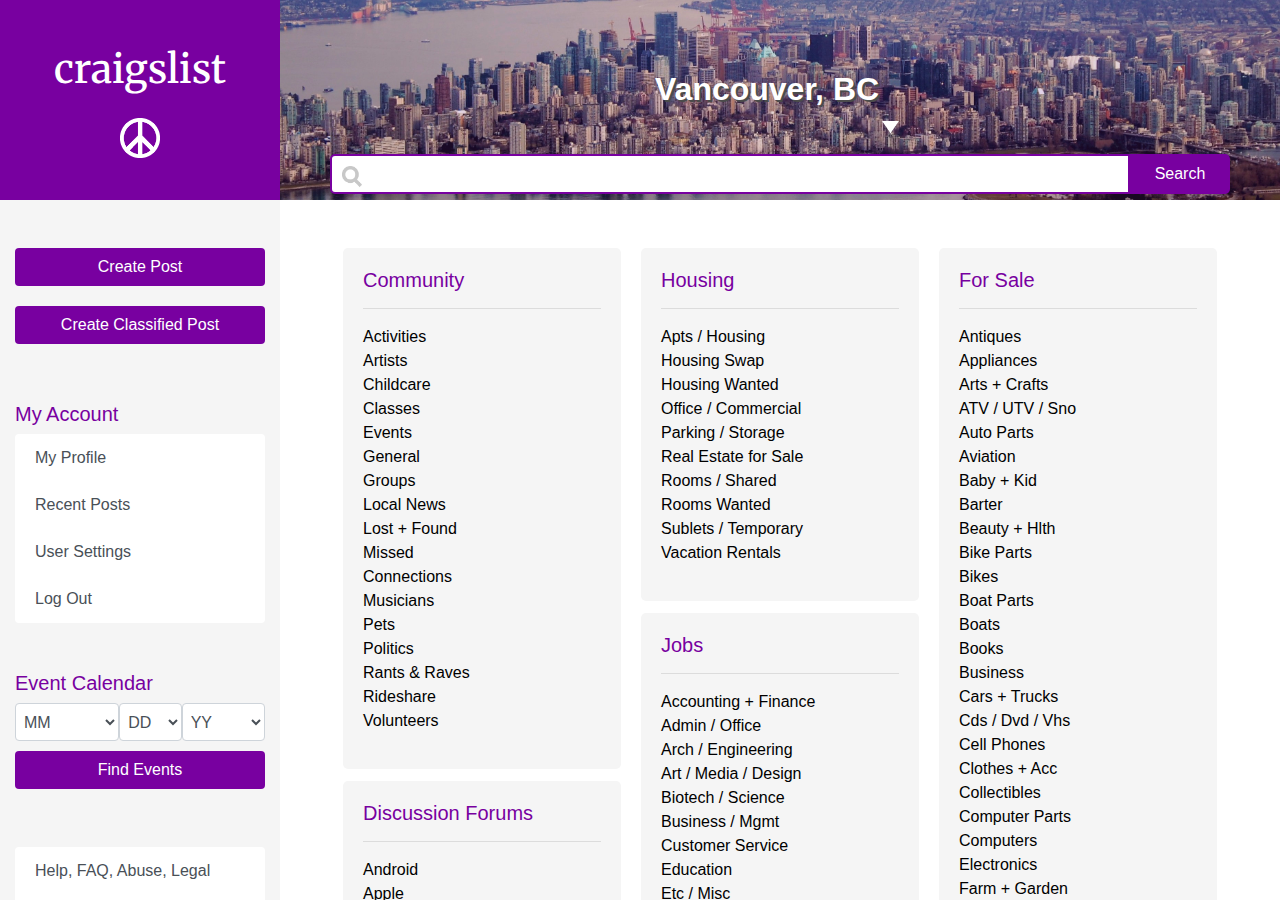
<file: projects/Craigslist/index.html>
<!doctype html>
<html lang="en">
  <head>
    <!-- Required meta tags -->
    <meta charset="utf-8">
    <meta name="viewport" content="width=device-width, initial-scale=1, shrink-to-fit=no">

    <!-- Bootstrap CSS -->
    <link href="https://fonts.googleapis.com/css?family=Merriweather:400,700" rel="stylesheet">
    <link rel="stylesheet" href="https://maxcdn.bootstrapcdn.com/bootstrap/4.0.0/css/bootstrap.min.css" integrity="sha384-Gn5384xqQ1aoWXA+058RXPxPg6fy4IWvTNh0E263XmFcJlSAwiGgFAW/dAiS6JXm" crossorigin="anonymous">
    <link rel="stylesheet" href="css/custom.css">
    <link rel="stylesheet" href="css/queries.css">
    <link rel="icon" href="img/logo.png">
    <title>craigslist</title>
  </head>
  <body>
    <div id="page">
      <div id="sidebar" class="text-white">
        <div id="side-title">
          <h1 class="text-center"><a id="craigslist" href="index.html">craigslist</a></h1>

          <img id="side-logo" src="img/logo1.png" alt="logo">
        </div>
        <nav class="navbar navbar-expand-lg navbar-light">
          <button class="navbar-toggler" type="button" data-toggle="collapse" data-target="#navbarNavAltMarkup" aria-controls="navbarNavAltMarkup" aria-expanded="false" aria-label="Toggle navigation">
            <span class="navbar-toggler-icon"></span>
          </button>
          <div class="collapse navbar-collapse" id="navbarNavAltMarkup">
            <div class="navbar-nav">
              <a class="nav-item nav-link text-white" href="#">Create Post</a>
              <a class="nav-item nav-link text-white" href="#">Create Classified Post</a>
              <a class="nav-item nav-link text-white" href="#">My Account</a>
              <a class="nav-item nav-link text-white" href="#">Event Calendar</a>
            </div>
          </div>
        </nav>
        <div id="side-content" class="container">
          <div id="post">
            <button class="side-btn btn mt-0" type="button">Create Post</button>
            <button class="side-btn btn" type="button">Create Classified Post</button>
          </div>
          <div id="account">
            <h5 class="mt-5">My Account</h5>
            <div class="list-group">
              <a href="#" class="list-group-item list-group-item-action">My Profile</a>
              <a href="#" class="list-group-item list-group-item-action">Recent Posts</a>
              <a href="#" class="list-group-item list-group-item-action">User Settings</a>
              <a href="#" class="list-group-item list-group-item-action">Log Out</a>
            </div>
          </div>
          <div id="event-calendar">
            <h5 class="mt-5">Event Calendar</h5>
            <form>
              <div class="row container mx-0 px-0">
                <div class="col-5 px-0">
                  <select class="form-control px-1">
                    <option selected disabled>MM</option>
                    <option>January</option>
                    <option>February</option>
                    <option>March</option>
                    <option>April</option>
                    <option>May</option>
                    <option>June</option>
                    <option>July</option>
                    <option>August</option>
                    <option>September</option>
                    <option>October</option>
                    <option>November</option>
                    <option>December</option>
                  </select>
                </div>
                <div class="col-3 px-0">
                  <select class="form-control px-1">
                    <option selected disabled>DD</option>
                    <option>1</option>
                    <option>2</option>
                    <option>3</option>
                    <option>4</option>
                    <option>5</option>
                    <option>6</option>
                    <option>7</option>
                    <option>8</option>
                    <option>9</option>
                    <option>10</option>
                    <option>11</option>
                    <option>12</option>
                    <option>13</option>
                    <option>14</option>
                    <option>15</option>
                    <option>16</option>
                    <option>17</option>
                    <option>18</option>
                    <option>19</option>
                    <option>20</option>
                    <option>21</option>
                    <option>22</option>
                    <option>23</option>
                    <option>24</option>
                    <option>25</option>
                    <option>26</option>
                    <option>27</option>
                    <option>28</option>
                    <option>29</option>
                    <option>30</option>
                    <option>31</option>
                  </select>
                </div>
                <div class="col-4 px-0">
                  <select class="form-control px-1">
                    <option selected disabled>YY</option>
                    <option>2018</option>
                    <option>2019</option>
                    <option>2020</option>
                    <option>2021</option>
                    <option>2022</option>
                    <option>2023</option>
                    <option>2024</option>
                    <option>2025</option>
                  </select>
                </div>
              </div>
            </form>
            <button class="side-btn btn" type="button">Find Events</button>
          </div>
          <div id="side-list" class="mt-5">
            <div class="list-group">
              <a href="#" class="list-group-item list-group-item-action">Help, FAQ, Abuse, Legal</a>
              <a href="#" class="list-group-item list-group-item-action">Avoid Scams & Fraud</a>
              <a href="#" class="list-group-item list-group-item-action">Personal Safety Tips</a>
              <a href="#" class="list-group-item list-group-item-action">Terms of Use</a>
              <a href="#" class="list-group-item list-group-item-action ">Privacy Policy</a>
              <a href="#" class="list-group-item list-group-item-action ">System Status</a>
            </div>
          </div>
          <div id="side-list" class="mt-5">
            <div class="list-group">
              <a href="#" class="list-group-item list-group-item-action">About Craigslist</a>
              <a href="#" class="list-group-item list-group-item-action">Craigslist Open Source</a>
              <a href="#" class="list-group-item list-group-item-action">Craigslist Blog</a>
              <a href="#" class="list-group-item list-group-item-action">Best-Of-Craigslist</a>
              <a href="#" class="list-group-item list-group-item-action ">Craigslist TV</a>
              <a href="#" class="list-group-item list-group-item-action ">"Craigslist Joe"</a>
              <a href="#" class="list-group-item list-group-item-action ">Craig Connects</a>
            </div>
          </div>
        </div>
      </div>
      <div id="main">
        <div id="search-bg">
          <div id="search">
            <form role="search">
              <div id="search-region">
                <h2 id="search-label" class="text-white font-weight-bold">Vancouver, BC</h2>
                <div id="dropdown-button">
                  <button type="submit" id="search-dropdown" data-toggle="dropdown">
                    <img src="img/dropdown.png" alt="dropdown">
                  </button>
                  <div id="search-dropdown-menu" class="dropdown-menu" aria-labelledby="dropdownMenu">
                    <button class="dropdown-item" type="button">Vancouver</button>
                    <button class="dropdown-item" type="button">North Shore</button>
                    <button class="dropdown-item" type="button">Burnaby</button>
                    <button class="dropdown-item" type="button">New Westminster</button>
                    <button class="dropdown-item" type="button">Delta</button>
                    <button class="dropdown-item" type="button">Surrey</button>
                    <button class="dropdown-item" type="button">Langley</button>
                    <button class="dropdown-item" type="button">Tricities</button>
                    <button class="dropdown-item" type="button">Pitt Meadows</button>
                    <button class="dropdown-item" type="button">Maple Ridge</button>
                    <button class="dropdown-item" type="button">Richmond</button>
                  </div>
                </div>
              </div>
              <div class="input-group d-flex justify-content-center">
                <input type="search" id="site-search" aria-label="Search">
                <button type="button" id="search-btn" class="btn">Search</button>
              </div>
            </form>
          </div>
        </div>

        <div id="content">
          <div class="card-columns container">
            <div class="card">
              <div class="card-body">
                <a href="#"><h5 class="card-title">Community</h5></a>
                <hr>
                <ul>
                  <li>
                    <a href="#">Activities</a>
                  </li>
                  <li>
                    <a href="#">Artists</a>
                  </li>
                  <li>
                    <a href="#">Childcare</a>
                  </li>
                  <li>
                    <a href="#">Classes</a>
                  </li>
                  <li>
                    <a href="#">Events</a>
                  </li>
                  <li>
                    <a href="#">General</a>
                  </li>
                  <li>
                    <a href="#">Groups</a>
                  </li>
                  <li>
                    <a href="#">Local News</a>
                  </li>
                  <li>
                    <a href="#">Lost + Found</a>
                  </li>
                  <li>
                    <a href="#">Missed</a>
                  </li>
                  <li>
                    <a href="#">Connections</a>
                  </li>
                  <li>
                    <a href="#">Musicians</a>
                  </li>
                  <li>
                    <a href="#">Pets</a>
                  </li>
                  <li>
                    <a href="#">Politics</a>
                  </li>
                  <li>
                    <a href="#">Rants & Raves</a>
                  </li>
                  <li>
                    <a href="#">Rideshare</a>
                  </li>
                  <li>
                    <a href="#">Volunteers</a>
                  </li>
                </ul>
              </div>
            </div>

            <div class="card">
              <div class="card-body">
                <a href="#"><h5 class="card-title">Discussion Forums</h5></a>
                <hr>
                <ul>
                  <li>
                    <a href="#">Android</a>
                  </li>
                  <li>
                    <a href="#">Apple</a>
                  </li>
                  <li>
                    <a href="#">Arts</a>
                  </li>
                  <li>
                    <a href="#">Atheist</a>
                  </li>
                  <li>
                    <a href="#">Autos</a>
                  </li>
                  <li>
                    <a href="#">Beauty</a>
                  </li>
                  <li>
                    <a href="#">Bikes</a>
                  </li>
                  <li>
                    <a href="#">Celebs</a>
                  </li>
                  <li>
                    <a href="#">Comp</a>
                  </li>
                  <li>
                    <a href="#">Cosmos</a>
                  </li>
                  <li>
                    <a href="#">Diet</a>
                  </li>
                  <li>
                    <a href="#">Divorce</a>
                  </li>
                  <li>
                    <a href="#">Dying</a>
                  </li>
                  <li>
                    <a href="#">Eco</a>
                  </li>
                  <li>
                    <a href="#">Feedbk</a>
                  </li>
                  <li>
                    <a href="#">Film</a>
                  </li>
                  <li>
                    <a href="#">Fixit</a>
                  </li>
                  <li>
                    <a href="#">Food</a>
                  </li>
                  <li>
                    <a href="#">Frugal</a>
                  </li>
                  <li>
                    <a href="#">Gaming</a>
                  </li>
                  <li>
                    <a href="#">Garden</a>
                  </li>
                  <li>
                    <a href="#">Haiku</a>
                  </li>
                  <li>
                    <a href="#">Help</a>
                  </li>
                  <li>
                    <a href="#">History</a>
                  </li>
                  <li>
                    <a href="#">Housing</a>
                  </li>
                  <li>
                    <a href="#">Jobs</a>
                  </li>
                  <li>
                    <a href="#">Jokes</a>
                  </li>
                  <li>
                    <a href="#">Legal</a>
                  </li>
                  <li>
                    <a href="#">Linux</a>
                  </li>
                  <li>
                    <a href="#">Manners</a>
                  </li>
                  <li>
                    <a href="#">Marriage</a>
                  </li>
                  <li>
                    <a href="#">Money</a>
                  </li>
                  <li>
                    <a href="#">Music</a>
                  </li>
                  <li>
                    <a href="#">Open</a>
                  </li>
                  <li>
                    <a href="#">Outdoor</a>
                  </li>
                  <li>
                    <a href="#">Parent</a>
                  </li>
                  <li>
                    <a href="#">Pets</a>
                  </li>
                  <li>
                    <a href="#">Philos</a>
                  </li>
                  <li>
                    <a href="#">Photo</a>
                  </li>
                  <li>
                    <a href="#">Politics</a>
                  </li>
                  <li>
                    <a href="#">Psych</a>
                  </li>
                  <li>
                    <a href="#">Recover</a>
                  </li>
                  <li>
                    <a href="#">Religion</a>
                  </li>
                  <li>
                    <a href="#">Rofo</a>
                  </li>
                  <li>
                    <a href="#">Science</a>
                  </li>
                  <li>
                    <a href="#">Spirit</a>
                  </li>
                  <li>
                    <a href="#">Sports</a>
                  </li>
                  <li>
                    <a href="#">Super</a>
                  </li>
                  <li>
                    <a href="#">Tax</a>
                  </li>
                  <li>
                    <a href="#">Travel</a>
                  </li>
                  <li>
                    <a href="#">TV</a>
                  </li>
                  <li>
                    <a href="#">Vegan</a>
                  </li>
                  <li>
                    <a href="#">Wrods</a>
                  </li>
                  <li>
                    <a href="#">Writing</a>
                  </li>
                </ul>
              </div>
            </div>

            <div class="card">
              <div class="card-body">
                <a href="#"><h5 class="card-title">Housing</h5></a>
                <hr>
                <ul>
                  <li>
                    <a href="#">Apts / Housing</a>
                  </li>
                  <li>
                    <a href="#">Housing Swap</a>
                  </li>
                  <li>
                    <a href="#">Housing Wanted</a>
                  </li>
                  <li>
                    <a href="#">Office / Commercial</a>
                  </li>
                  <li>
                    <a href="#">Parking / Storage</a>
                  </li>
                  <li>
                    <a href="#">Real Estate for Sale</a>
                  </li>
                  <li>
                    <a href="#">Rooms / Shared</a>
                  </li>
                  <li>
                    <a href="#">Rooms Wanted</a>
                  </li>
                  <li>
                    <a href="#">Sublets / Temporary</a>
                  </li>
                  <li>
                    <a href="#">Vacation Rentals</a>
                  </li>
                </ul>
              </div>
            </div>

            <div class="card">
              <div class="card-body">
                <a href="#"><h5 class="card-title">Jobs</h5></a>
                <hr>
                <ul>
                  <li>
                    <a href="#">Accounting + Finance</a>
                  </li>
                  <li>
                    <a href="#">Admin / Office</a>
                  </li>
                  <li>
                    <a href="#">Arch / Engineering</a>
                  </li>
                  <li>
                    <a href="#">Art / Media / Design</a>
                  </li>
                  <li>
                    <a href="#">Biotech / Science</a>
                  </li>
                  <li>
                    <a href="#">Business / Mgmt</a>
                  </li>
                  <li>
                    <a href="#">Customer Service</a>
                  </li>
                  <li>
                    <a href="#">Education</a>
                  </li>
                  <li>
                    <a href="#">Etc / Misc</a>
                  </li>
                  <li>
                    <a href="#">Food / Bev / Hosp</a>
                  </li>
                  <li>
                    <a href="#">General Labor</a>
                  </li>
                  <li>
                    <a href="#">Government</a>
                  </li>
                  <li>
                    <a href="#">Human Resources</a>
                  </li>
                  <li>
                    <a href="#">Legal / Paralegal</a>
                  </li>
                  <li>
                    <a href="#">Manufacturing</a>
                  </li>
                  <li>
                    <a href="#">Marketing / Pr / Ad</a>
                  </li>
                  <li>
                    <a href="#">Medical / Health</a>
                  </li>
                  <li>
                    <a href="#">Nonprofit Sector</a>
                  </li>
                  <li>
                    <a href="#">Real Estate</a>
                  </li>
                  <li>
                    <a href="#">Retail / Wholesale</a>
                  </li>
                  <li>
                    <a href="#">Sales / Biz Dev</a>
                  </li>
                  <li>
                    <a href="#">Salon / Spa / Fitness</a>
                  </li>
                  <li>
                    <a href="#">Security</a>
                  </li>
                  <li>
                    <a href="#">Skilled Trade / Craft</a>
                  </li>
                  <li>
                    <a href="#">Software / QA / Dba</a>
                  </li>
                  <li>
                    <a href="#">Systems / Network</a>
                  </li>
                  <li>
                    <a href="#">Technical Support</a>
                  </li>
                  <li>
                    <a href="#">Transport</a>
                  </li>
                  <li>
                    <a href="#">TV / Film / Video</a>
                  </li>
                  <li>
                    <a href="#">Web / Info Design</a>
                  </li>
                  <li>
                    <a href="#">Writing / Editing</a>
                  </li>
                </ul>
              </div>
            </div>
            <div class="card">
              <div class="card-body">
                <a href="#"><h5 class="card-title">Services</h5></a>
                <hr>
                <ul>
                  <li>
                    <a href="#">Automotive</a>
                  </li>
                  <li>
                    <a href="#">Beauty</a>
                  </li>
                  <li>
                    <a href="#">Cell / Mobile</a>
                  </li>
                  <li>
                    <a href="#">Computer</a>
                  </li>
                  <li>
                    <a href="#">Creative</a>
                  </li>
                  <li>
                    <a href="#">Cycle</a>
                  </li>
                  <li>
                    <a href="#">Event</a>
                  </li>
                  <li>
                    <a href="#">Farm + Garden</a>
                  </li>
                  <li>
                    <a href="#">Financial</a>
                  </li>
                  <li>
                    <a href="#">Household</a>
                  </li>
                  <li>
                    <a href="#">Labor / Move</a>
                  </li>
                  <li>
                    <a href="#">Legal</a>
                  </li>
                  <li>
                    <a href="#">Lessons</a>
                  </li>
                  <li>
                    <a href="#">Marine</a>
                  </li>
                  <li>
                    <a href="#">Pet</a>
                  </li>
                  <li>
                    <a href="#">Real Estate</a>
                  </li>
                  <li>
                    <a href="#">Skilled Trade</a>
                  </li>
                  <li>
                    <a href="#">Sm Biz Ads</a>
                  </li>
                  <li>
                    <a href="#">Travel / Vac</a>
                  </li>
                  <li>
                    <a href="#">Write / Ed / Tran</a>
                  </li>
                </ul>
              </div>
            </div>

            <div class="card">
              <div class="card-body">
                <a href="#"><h5 class="card-title">For Sale</h5></a>
                <hr>
                <ul>
                  <li>
                    <a href="#">Antiques</a>
                  </li>
                  <li>
                    <a href="#">Appliances</a>
                  </li>
                  <li>
                    <a href="#">Arts + Crafts</a>
                  </li>
                  <li>
                    <a href="#">ATV / UTV / Sno</a>
                  </li>
                  <li>
                    <a href="#">Auto Parts</a>
                  </li>
                  <li>
                    <a href="#">Aviation</a>
                  </li>
                  <li>
                    <a href="#">Baby + Kid</a>
                  </li>
                  <li>
                    <a href="#">Barter</a>
                  </li>
                  <li>
                    <a href="#">Beauty + Hlth</a>
                  </li>
                  <li>
                    <a href="#">Bike Parts</a>
                  </li>
                  <li>
                    <a href="#">Bikes</a>
                  </li>
                  <li>
                    <a href="#">Boat Parts</a>
                  </li>
                  <li>
                    <a href="#">Boats</a>
                  </li>
                  <li>
                    <a href="#">Books</a>
                  </li>
                  <li>
                    <a href="#">Business</a>
                  </li>
                  <li>
                    <a href="#">Cars + Trucks</a>
                  </li>
                  <li>
                    <a href="#">Cds / Dvd / Vhs</a>
                  </li>
                  <li>
                    <a href="#">Cell Phones</a>
                  </li>
                  <li>
                    <a href="#">Clothes + Acc</a>
                  </li>
                  <li>
                    <a href="#">Collectibles</a>
                  </li>
                  <li>
                    <a href="#">Computer Parts</a>
                  </li>
                  <li>
                    <a href="#">Computers</a>
                  </li>
                  <li>
                    <a href="#">Electronics</a>
                  </li>
                  <li>
                    <a href="#">Farm + Garden</a>
                  </li>
                  <li>
                    <a href="#">Free</a>
                  </li>
                  <li>
                    <a href="#">Furniture</a>
                  </li>
                  <li>
                    <a href="#">Garage Sale</a>
                  </li>
                  <li>
                    <a href="#">General</a>
                  </li>
                  <li>
                    <a href="#">Heavy Equip</a>
                  </li>
                  <li>
                    <a href="#">Household</a>
                  </li>
                  <li>
                    <a href="#">Jewelry</a>
                  </li>
                  <li>
                    <a href="#">Materials</a>
                  </li>
                  <li>
                    <a href="#">Motorcycle Parts</a>
                  </li>
                  <li>
                    <a href="#">Motorcycles</a>
                  </li>
                  <li>
                    <a href="#">Music Instr</a>
                  </li>
                  <li>
                    <a href="#">Photo + Video</a>
                  </li>
                  <li>
                    <a href="#">Rvs + Camp</a>
                  </li>
                  <li>
                    <a href="#">Sporting</a>
                  </li>
                  <li>
                    <a href="#">Tickets</a>
                  </li>
                  <li>
                    <a href="#">Tools</a>
                  </li>
                  <li>
                    <a href="#">Toys + Games</a>
                  </li>
                  <li>
                    <a href="#">Trailers</a>
                  </li>
                  <li>
                    <a href="#">Video Gaming</a>
                  </li>
                  <li>
                    <a href="#">Wanted</a>
                  </li>
                  <li>
                    <a href="#">Wheels + Tires</a>
                  </li>
                </ul>
              </div>
            </div>


            <div class="card">
              <div class="card-body">
                <a href="#"><h5 class="card-title">Gigs</h5></a>
                <hr>
                <ul>
                  <li>
                    <a href="#">Computer</a>
                  </li>
                  <li>
                    <a href="#">Creative</a>
                  </li>
                  <li>
                    <a href="#">Crew</a>
                  </li>
                  <li>
                    <a href="#">Domestic</a>
                  </li>
                  <li>
                    <a href="#">Event</a>
                  </li>
                  <li>
                    <a href="#">Labor</a>
                  </li>
                  <li>
                    <a href="#">Talent</a>
                  </li>
                  <li>
                    <a href="#">Writing</a>
                  </li>
                </ul>
              </div>
            </div>
          </div>
        </div>
    </div>

      <div id="footer" class="container-fluid">
        <small class="float-left cont">&copy;Craigslist | Created by Jin Sung Kim</small>
        <div class="float-right cont">
          <a href="#"><small class="mx-1">Help</small></a>
          <a href="#"><small class="mx-1">Safety</small></a>
          <a href="#"><small class="mx-1">Privacy</small></a>
          <a href="#"><small class="mx-1">Feedback</small></a>
          <a href="#"><small class="mx-1">CL Jobs</small></a>
          <a href="#"><small class="mx-1">Terms</small></a>
          <a href="#"><small class="mx-1">About</small></a>
          <a href="#"><small class="mx-1">Language</small></a>
          <a href="#"><small class="mx-1">Mobile</small></a>
        </div>
      </div>
    </div>


    <!-- Optional JavaScript -->
    <!-- jQuery first, then Popper.js, then Bootstrap JS -->
    <script src="https://code.jquery.com/jquery-3.2.1.slim.min.js" integrity="sha384-KJ3o2DKtIkvYIK3UENzmM7KCkRr/rE9/Qpg6aAZGJwFDMVNA/GpGFF93hXpG5KkN" crossorigin="anonymous"></script>
    <script src="https://cdnjs.cloudflare.com/ajax/libs/popper.js/1.12.9/umd/popper.min.js" integrity="sha384-ApNbgh9B+Y1QKtv3Rn7W3mgPxhU9K/ScQsAP7hUibX39j7fakFPskvXusvfa0b4Q" crossorigin="anonymous"></script>
    <script src="https://maxcdn.bootstrapcdn.com/bootstrap/4.0.0/js/bootstrap.min.js" integrity="sha384-JZR6Spejh4U02d8jOt6vLEHfe/JQGiRRSQQxSfFWpi1MquVdAyjUar5+76PVCmYl" crossorigin="anonymous"></script>

    </script>
  </body>


</html>
</file>
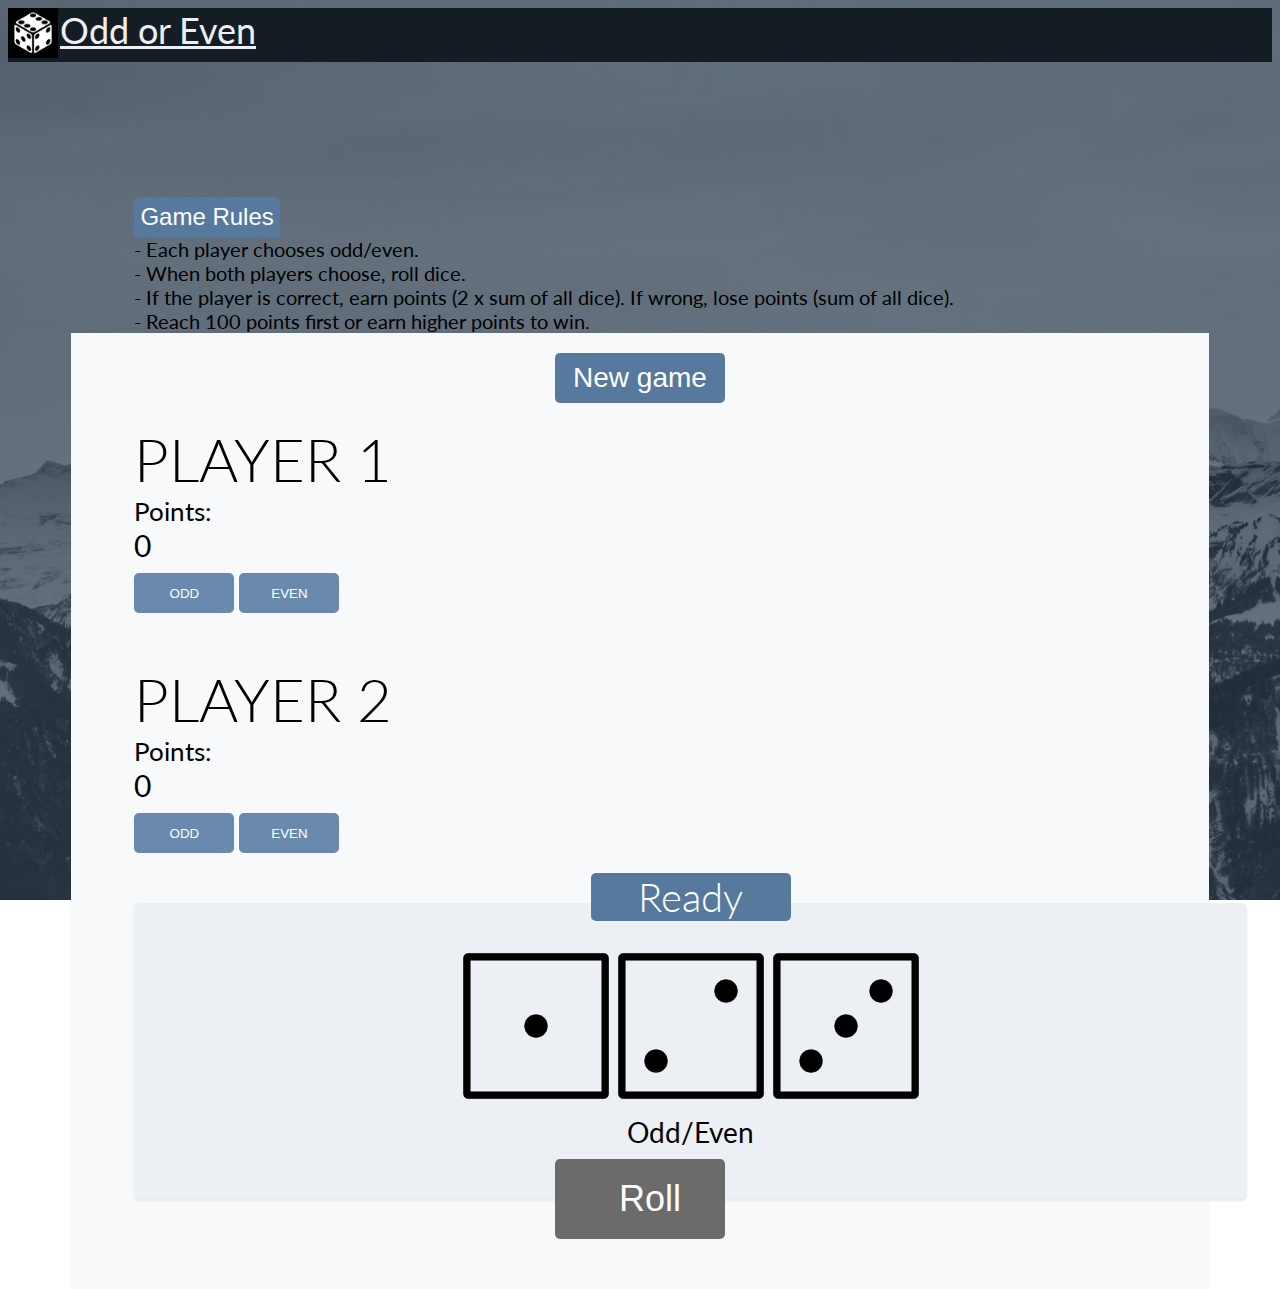
<file: projects/Odd or Even/index.html>
<!doctype html>
<html lang="en">
  <head>
    <!-- Required meta tags -->
    <meta charset="utf-8">
    <meta name="viewport" content="width=device-width, initial-scale=1, shrink-to-fit=no">

    <!-- Bootstrap CSS -->
    <link rel="stylesheet" href="https://stackpath.bootstrapcdn.com/bootstrap/4.1.3/css/bootstrap.min.css" integrity="sha384-MCw98/SFnGE8fJT3GXwEOngsV7Zt27NXFoaoApmYm81iuXoPkFOJwJ8ERdknLPMO" crossorigin="anonymous">
    <link href="https://fonts.googleapis.com/css?family=Lato:300,400" rel="stylesheet">
    <link href="https://code.ionicframework.com/ionicons/2.0.1/css/ionicons.min.css" rel="stylesheet" type="text/css">
    <link rel="stylesheet" href="css/style.css">
    <link rel="stylesheet" href="css/queries.css">

    <title>Odd or Even</title>
  </head>

  <body>
        <header>
            <!-- Image and text -->
            <nav class="navbar">
                <img src="images/logo.png" width="50" height="50" class="d-inline-block" alt="">
                <a class="navbar-brand" href="#">Odd or Even</a>
            </nav>
        </header>
        
        <div id="rules">
            <p>
                <button type="button" data-toggle="collapse" data-target="#collapseExample" aria-expanded="false" aria-controls="collapseExample">
                    Game Rules
                </button>
            </p>
            <div class="collapse" id="collapseExample">
                <div class="card card-body">
                        - Each player chooses odd/even.<br>
                        - When both players choose, roll dice.<br>
                        - If the player is correct, earn points (2 x sum of all dice). If wrong, lose points (sum of all dice).<br>
                        - Reach 100 points first or earn higher points to win.
                </div>
            </div>
        </div>

        <section id="game">

            <button id="btn-new"></i>New game</button>


            <div class="row text-center" id="player-section">
                    <section id="player-1" class="col-6 player">
                        <div class="player-name" id="name-1">Player 1</div>
                        <div class="scoreboard">Points:</div>
                        <div class="player-point" id="point-0">0</div>

                        <div class="player-btn">
                            <button class="btn-odd p1">ODD</button>
                            <button class="btn-even p1">EVEN</button>
                        </div>
                    </section>
                    <section id="player-2" class="col-6 player">
                        <div class="player-name" id="name-2">Player 2</div>
                        <div class="scoreboard">Points:</div>
                        <div class="player-point" id="point-1">0</div>

                        <div class="player-btn">
                            <button class="btn-odd p2">ODD</button>
                            <button class="btn-even p2">EVEN</button>
                        </div>
                    </section>
            </div>
            
            <div id="dice-section">
                <div id="dice-sum">
                        <label id="sum" for="dice-section">Ready</label>
                </div>
                <img src="images/d-1.png" alt="dice" class="dice" id="dice-1">
                <img src="images/d-2.png" alt="dice" class="dice" id="dice-2">
                <img src="images/d-3.png" alt="dice" class="dice" id="dice-3">
                <label id="odd-or-even" for="dice-section">Odd/Even</label>
            </div>

            <button id="btn-roll" class="roll-disabled"><i class="ion-ios-loop"></i>&nbsp; Roll</button>
            <p></p>
            
        </section>

    <!-- Optional JavaScript -->
    <!-- jQuery first, then Popper.js, then Bootstrap JS -->
    <script src="https://code.jquery.com/jquery-3.3.1.slim.min.js" integrity="sha384-q8i/X+965DzO0rT7abK41JStQIAqVgRVzpbzo5smXKp4YfRvH+8abtTE1Pi6jizo" crossorigin="anonymous"></script>
    <script src="https://cdnjs.cloudflare.com/ajax/libs/popper.js/1.14.3/umd/popper.min.js" integrity="sha384-ZMP7rVo3mIykV+2+9J3UJ46jBk0WLaUAdn689aCwoqbBJiSnjAK/l8WvCWPIPm49" crossorigin="anonymous"></script>
    <script src="https://stackpath.bootstrapcdn.com/bootstrap/4.1.3/js/bootstrap.min.js" integrity="sha384-ChfqqxuZUCnJSK3+MXmPNIyE6ZbWh2IMqE241rYiqJxyMiZ6OW/JmZQ5stwEULTy" crossorigin="anonymous"></script>
    <script src="script/script.js"></script>
  </body>
</html>
</file>
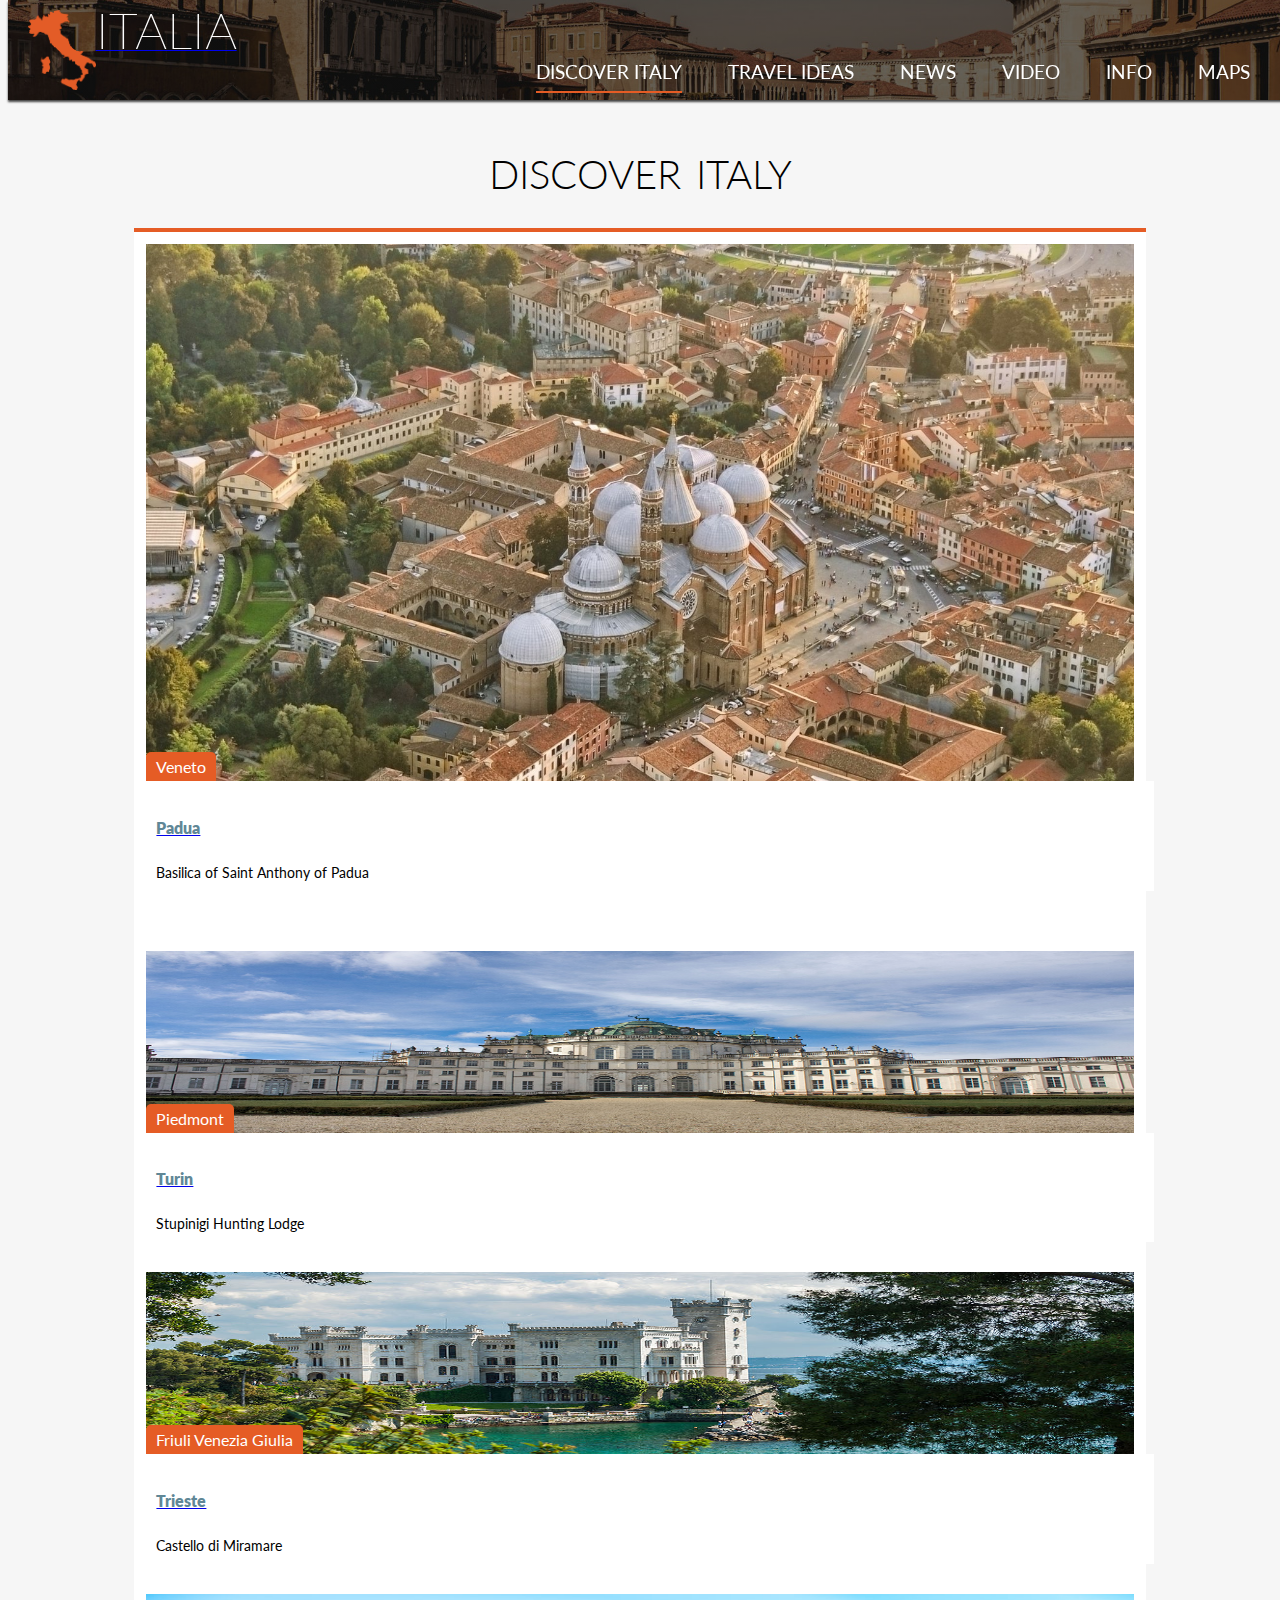
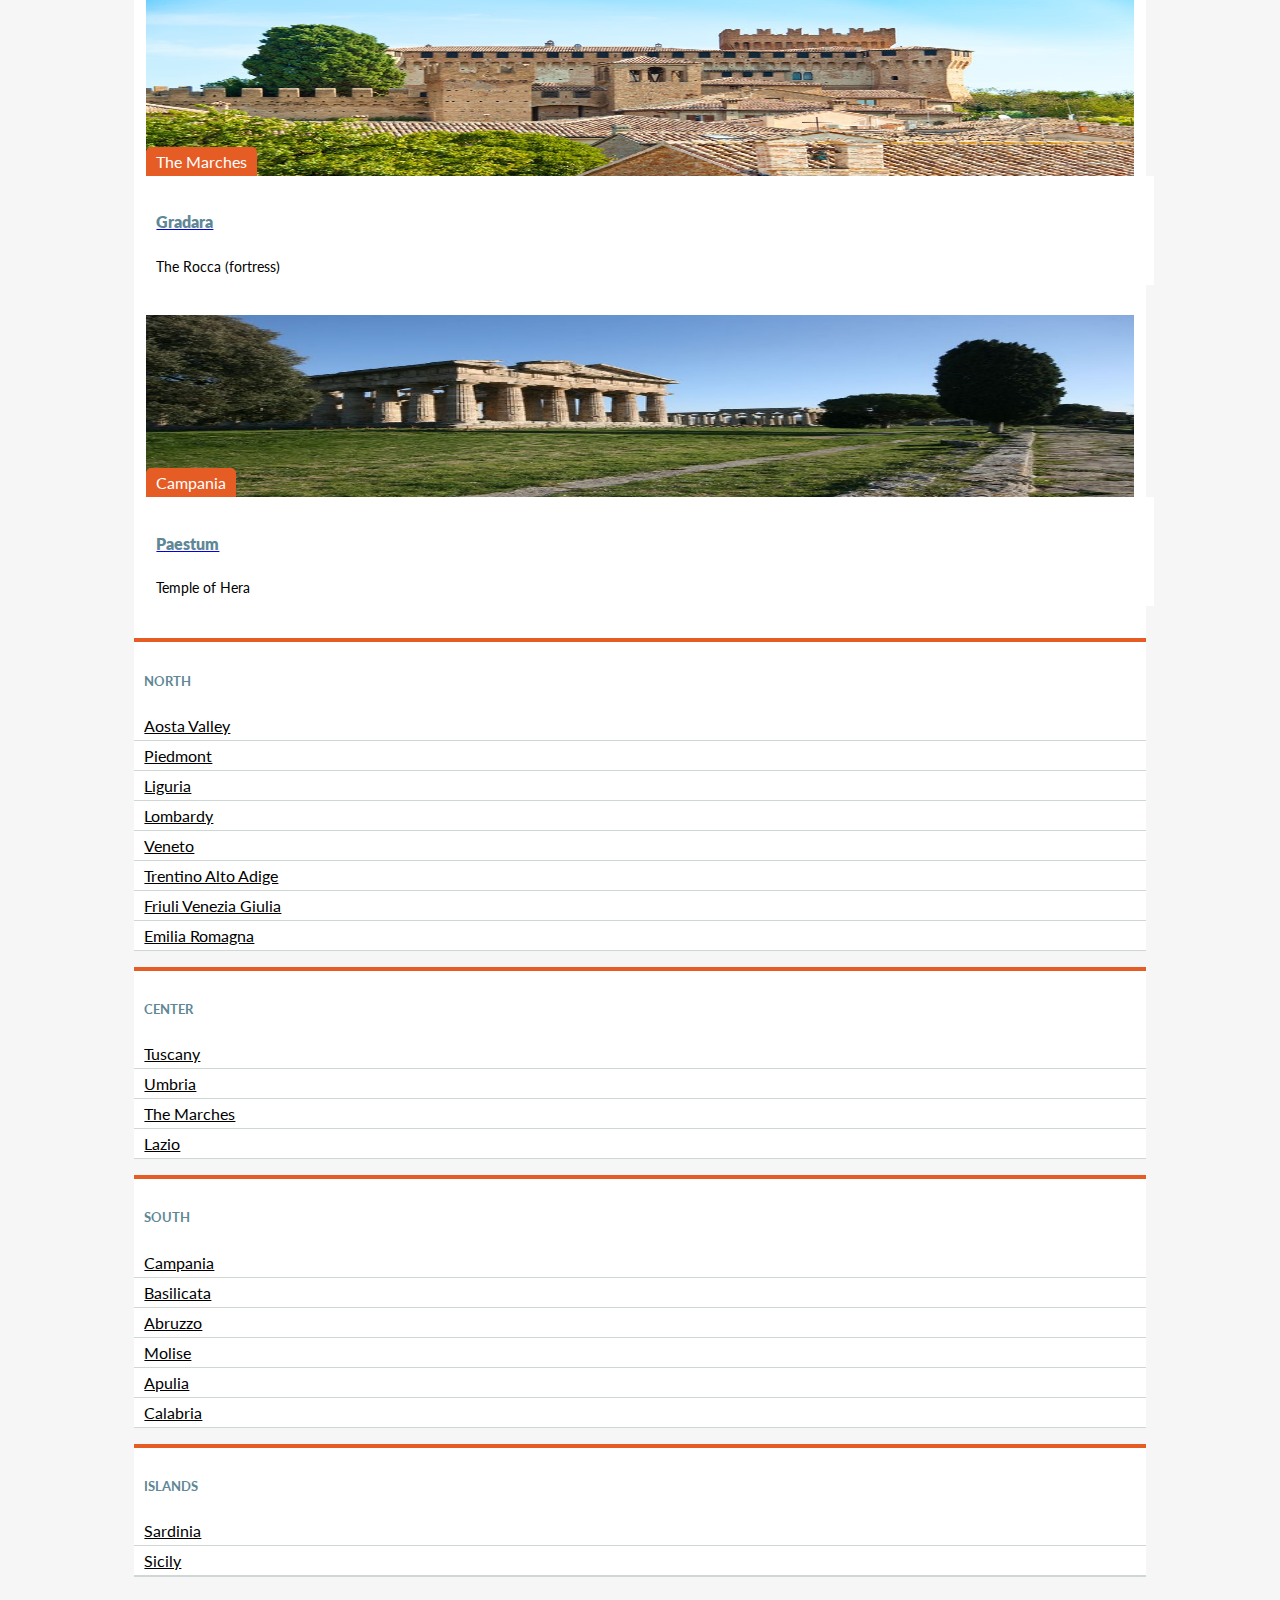
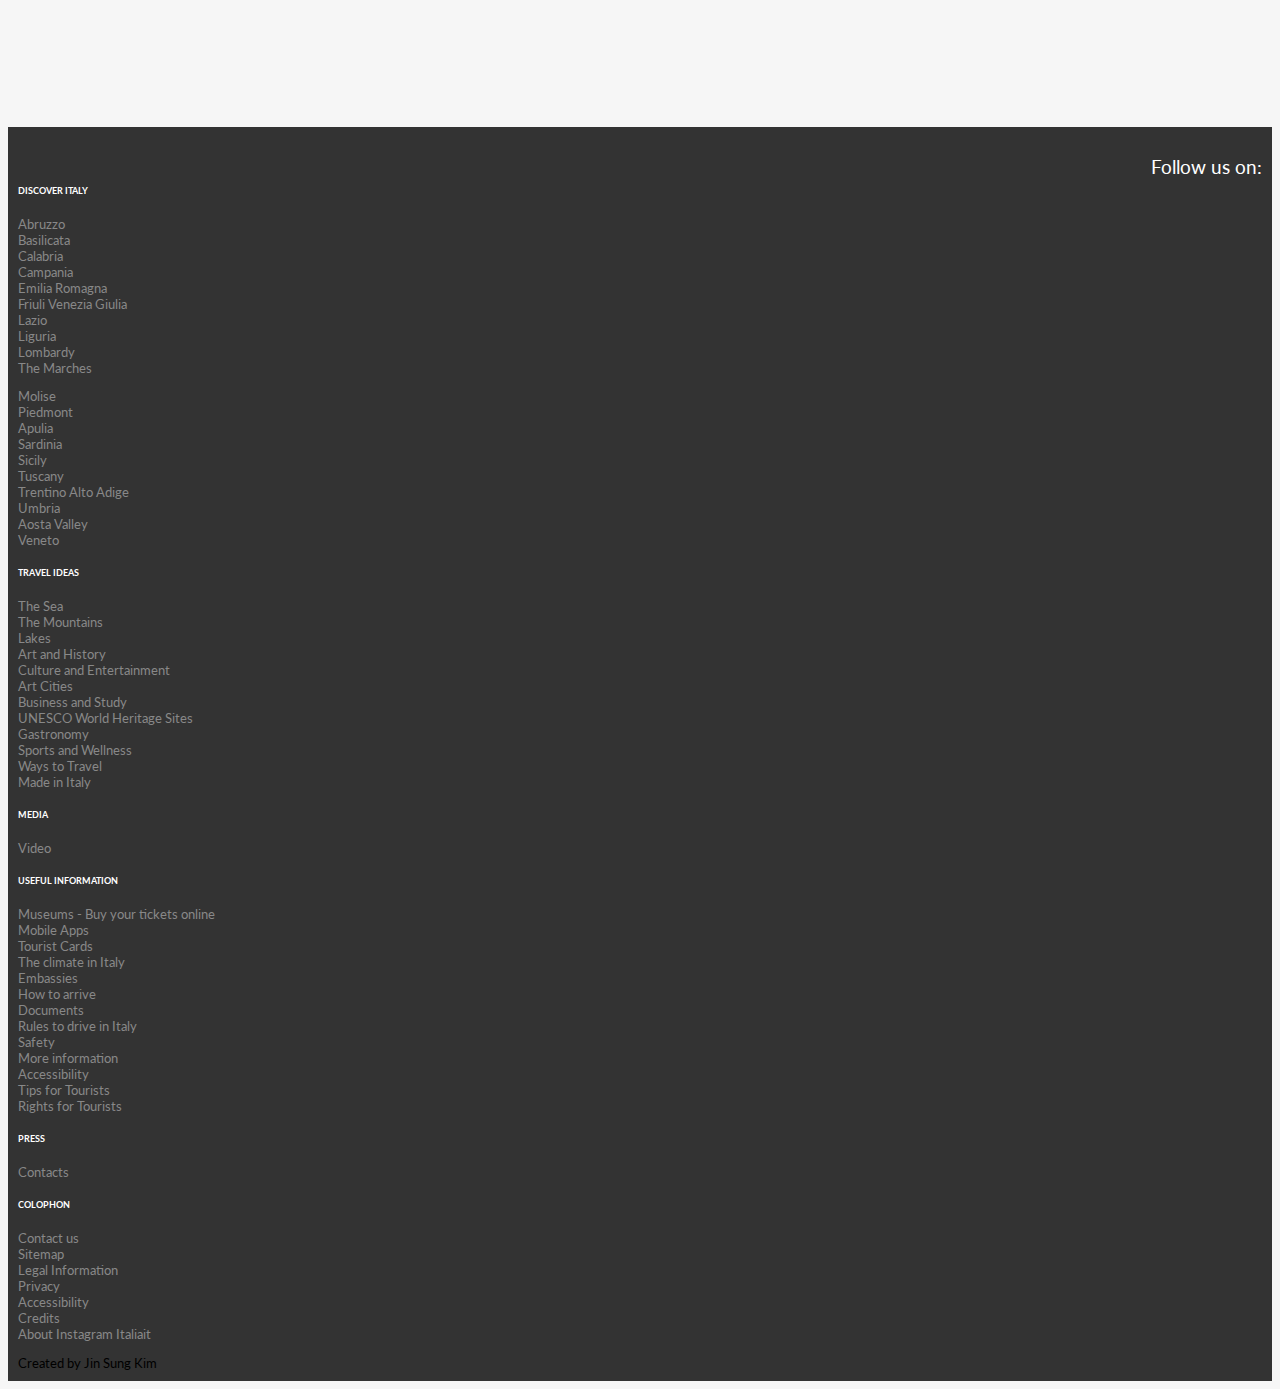
<file: projects/Italy/resources/html/discover.html>
<!DOCTYPE html>
<html lang="en">
<head>
    <meta charset="UTF-8">
    <meta name="viewport" content="width=device-width, initial-scale=1.0">
    <meta http-equiv="X-UA-Compatible" content="ie=edge">
    <link rel="stylesheet" href="https://stackpath.bootstrapcdn.com/bootstrap/4.1.3/css/bootstrap.min.css" integrity="sha384-MCw98/SFnGE8fJT3GXwEOngsV7Zt27NXFoaoApmYm81iuXoPkFOJwJ8ERdknLPMO" crossorigin="anonymous">
    <link href="https://fonts.googleapis.com/css?family=Lato:100,300,300i,400" rel="stylesheet">
    <link href="https://code.ionicframework.com/ionicons/2.0.1/css/ionicons.min.css" rel="stylesheet">
    <link rel="stylesheet" href="../css/style.css">
    <link rel="stylesheet" href="../css/queries.css">
    <link rel="icon" href="../images/logo.png">
    <title>Italy</title>
</head>
<body>
    <header>
            <nav class="page">
                <a href="../../index.html" id="logo-section">
                    <img id="home-logo" src="../images/logo.png" alt="logo">
                    <span class="italy-title">ITALIA</span>
                </a>
                <ul class="main-nav js--main-nav">
                    <li><a href="discover.html" class="active">Discover Italy</a></li>
                    <li><a href="ideas.html">Travel Ideas</a></li>
                    <li><a href="news.html">News</a></li>
                    <li><a href="video.html">Video</a></li>
                    <li><a href="info.html">Info</a></li>
                    <li><a href="maps.html">Maps</a></li>
                </ul>

                <a class="mobile-nav-icon js--nav-icon"><i class="ion-navicon-round"></i></a>
            </nav>
    </header>
    
    <main>
        <section id="discover-italy">
            <h2>DISCOVER ITALY</h2>
            <div class="row d-flex justify-content-around">

                <div class="col-lg-8 main-content">

                    <div class="first-image">
                        <img src="../images/discover_italy/1.jpg" alt="Padua">
                        <div class="cont-pic-desc">
                            <div class="cont-pic-desc-title">Veneto</div>
                            <div class="cont-pic-desc-content">
                                <a href="#"><h5>Padua</h5></a>
                                <p>Basilica of Saint Anthony of Padua</p>
                            </div>
                        </div>
                    </div>

                    <div class="row">
                        <div class="col-md-6 rest-image">
                            <img src="../images/discover_italy/2.jpg" alt="Turin">
                            <div class="cont-pic-desc">
                                <div class="cont-pic-desc-title">Piedmont</div>
                                <div class="cont-pic-desc-content">
                                    <a href="#"><h5>Turin</h5></a>
                                    <p>Stupinigi Hunting Lodge</p>
                                </div>
                            </div>
                        </div>
                        <div class="col-md-6 rest-image">
                            <img src="../images/discover_italy/3.jpg" alt="Friuli Venezia Giulia">
                            <div class="cont-pic-desc">
                                <div class="cont-pic-desc-title">Friuli Venezia Giulia</div>
                                <div class="cont-pic-desc-content">
                                    <a href="#"><h5>Trieste</h5></a>
                                    <p>Castello di Miramare</p>
                                </div>
                            </div>
                        </div>
                    </div>

                    <div class="row">
                        <div class="col-md-6 rest-image">
                            <img src="../images/discover_italy/4.jpg" alt="Gradara">
                            <div class="cont-pic-desc">
                                <div class="cont-pic-desc-title">The Marches</div>
                                <div class="cont-pic-desc-content">
                                    <a href="#"><h5>Gradara</h5></a>
                                    <p>The Rocca (fortress)</p>
                                </div>
                            </div>
                        </div>
                        <div class="col-md-6 rest-image">
                            <img src="../images/discover_italy/5.jpg" alt="Paestum">
                            <div class="cont-pic-desc">
                                <div class="cont-pic-desc-title">Campania</div>
                                <div class="cont-pic-desc-content">
                                    <a href="#"><h5>Paestum</h5></a>
                                    <p>Temple of Hera</p>
                                </div>
                            </div>
                        </div>
                    </div>

                </div>

                <div class="col-lg-4 side-links-queries">
                    <div class="side-links">
                        <h5>NORTH</h5>
                        <ul>
                            <li>
                                <a href="#">Aosta Valley<i class="ion-ios-arrow-forward"></i></a>
                            </li>
                            <li>
                                <a href="#">Piedmont<i class="ion-ios-arrow-forward"></i></a>
                            </li>
                            <li>
                                <a href="#">Liguria<i class="ion-ios-arrow-forward"></i></a>
                            </li>
                            <li>
                                <a href="#">Lombardy<i class="ion-ios-arrow-forward"></i></a>
                            </li>
                            <li>
                                <a href="#">Veneto<i class="ion-ios-arrow-forward"></i></a>
                            </li>
                            <li>
                                <a href="#">Trentino Alto Adige<i class="ion-ios-arrow-forward"></i></a>
                            </li>
                            <li>
                                <a href="#">Friuli Venezia Giulia<i class="ion-ios-arrow-forward"></i></a>
                            </li>
                            <li>
                                <a href="#">Emilia Romagna<i class="ion-ios-arrow-forward"></i></a>
                            </li>
                        </ul>
                    </div>

                    <div class="side-links">
                        <h5>CENTER</h5>
                        <ul>
                            <li>
                                <a href="#">Tuscany<i class="ion-ios-arrow-forward"></i></a>
                            </li>
                            <li>
                                <a href="#">Umbria<i class="ion-ios-arrow-forward"></i></a>
                            </li>
                            <li>
                                <a href="#">The Marches<i class="ion-ios-arrow-forward"></i></a>
                            </li>
                            <li>
                                <a href="#">Lazio<i class="ion-ios-arrow-forward"></i></a>
                            </li>
                        </ul>
                    </div>

                    <div class="side-links">
                        <h5>SOUTH</h5>
                        <ul>
                            <li>
                                <a href="#">Campania<i class="ion-ios-arrow-forward"></i></a>
                            </li>
                            <li>
                                <a href="#">Basilicata<i class="ion-ios-arrow-forward"></i></a>
                            </li>
                            <li>
                                <a href="#">Abruzzo<i class="ion-ios-arrow-forward"></i></a>
                            </li>
                            <li>
                                <a href="#">Molise<i class="ion-ios-arrow-forward"></i></a>
                            </li>
                            <li>
                                <a href="#">Apulia<i class="ion-ios-arrow-forward"></i></a>
                            </li>
                            <li>
                                <a href="#">Calabria<i class="ion-ios-arrow-forward"></i></a>
                            </li>
                        </ul>
                    </div>

                    <div class="side-links">
                        <h5>ISLANDS</h5>
                        <ul>
                            <li>
                                <a href="#">Sardinia<i class="ion-ios-arrow-forward"></i></a>
                            </li>
                            <li>
                                <a href="#">Sicily<i class="ion-ios-arrow-forward"></i></a>
                            </li>
                            <li>
                        </ul>
                    </div>
                </div>
            </div>
        </section>
    </main>

    <footer>
        <div class="row d-flex justify-content-center mb-3">
            <span id="follow">Follow us on: </span>
            <ul class="social-links">
                <li><a href="#"><i class="ion-social-facebook"></i></a></li>
                <li><a href="#"><i class="ion-social-twitter"></i></a></li>
                <li><a href="#"><i class="ion-social-googleplus"></i></a></li>
                <li><a href="#"><i class="ion-social-instagram"></i></a></li>
            </ul>
        </div>
        <div class="row d-flex justify-content-center main-footer">
            <div class="col-4">
                <h6>DISCOVER ITALY</h6>
                <div class="row">
                    <div class="col-6">
                        <ul class="footer-nav">
                            <li><a href="#">Abruzzo</a></li>
                            <li><a href="#">Basilicata</a></li>
                            <li><a href="#">Calabria</a></li>
                            <li><a href="#">Campania</a></li>
                            <li><a href="#">Emilia Romagna</a></li>
                            <li><a href="#">Friuli Venezia Giulia</a></li>
                            <li><a href="#">Lazio</a></li>
                            <li><a href="#">Liguria</a></li>
                            <li><a href="#">Lombardy</a></li>
                            <li><a href="#">The Marches</a></li>
                        </ul>
                    </div>
                    <div class="col-6">
                        <ul class="footer-nav">
                            <li><a href="#">Molise</a></li>
                            <li><a href="#">Piedmont</a></li>
                            <li><a href="#">Apulia</a></li>
                            <li><a href="#">Sardinia</a></li>
                            <li><a href="#">Sicily</a></li>
                            <li><a href="#">Tuscany</a></li>
                            <li><a href="#">Trentino Alto Adige</a></li>
                            <li><a href="#">Umbria</a></li>
                            <li><a href="#">Aosta Valley</a></li>
                            <li><a href="#">Veneto</a></li>
                        </ul>
                    </div>
                </div>

            </div>
            <div class="col-lg-2">
                <h6>TRAVEL IDEAS</h6>
                <ul class="footer-nav">
                    <li><a href="#">The Sea</a></li>
                    <li><a href="#">The Mountains</a></li>
                    <li><a href="#">Lakes</a></li>
                    <li><a href="#">Art and History</a></li>
                    <li><a href="#">Culture and Entertainment</a></li>
                    <li><a href="#">Art Cities</a></li>
                    <li><a href="#">Business and Study</a></li>
                    <li><a href="#">UNESCO World Heritage Sites</a></li>
                    <li><a href="#">Gastronomy</a></li>
                    <li><a href="#">Sports and Wellness</a></li>
                    <li><a href="#">Ways to Travel</a></li>
                    <li><a href="#">Made in Italy</a></li>
                </ul>
            </div>
            <div class="col-2">
                <h6>MEDIA</h6>
                <ul class="footer-nav">
                    <li><a href="#">Video</a></li>
                </ul>
                <h6>USEFUL INFORMATION</h6>
                <ul class="footer-nav">
                    <li><a href="#">Museums - Buy your tickets online</a></li>
                    <li><a href="#">Mobile Apps</a></li>
                    <li><a href="#">Tourist Cards</a></li>
                    <li><a href="#">The climate in Italy</a></li>
                    <li><a href="#">Embassies</a></li>
                    <li><a href="#">How to arrive</a></li>
                    <li><a href="#">Documents</a></li>
                    <li><a href="#">Rules to drive in Italy</a></li>
                    <li><a href="#">Safety</a></li>
                    <li><a href="#">More information</a></li>
                    <li><a href="#">Accessibility</a></li>
                    <li><a href="#">Tips for Tourists</a></li>
                    <li><a href="#">Rights for Tourists</a></li>
                </ul>
            </div>
            <div class="col-2">
                <h6>PRESS</h6>
                <ul class="footer-nav">
                    <li><a href="#">Contacts</a></li>
                </ul>
                <h6>COLOPHON</h6>
                <ul class="footer-nav">
                    <li><a href="#">Contact us</a></li>
                    <li><a href="#">Sitemap</a></li>
                    <li><a href="#">Legal Information</a></li>
                    <li><a href="#">Privacy</a></li>
                    <li><a href="#">Accessibility</a></li>
                    <li><a href="#">Credits</a></li>
                    <li><a href="#">About Instagram Italiait</a></li>
                </ul>
            </div>
        </div>
        <div class="row d-flex justify-content-center mb-md-3 text-white">
            Created by Jin Sung Kim
        </div>
    </footer>


    <script src="https://ajax.googleapis.com/ajax/libs/jquery/3.3.1/jquery.min.js"></script>
    <script src="../js/script.js"></script>
</body>
</html>
</file>
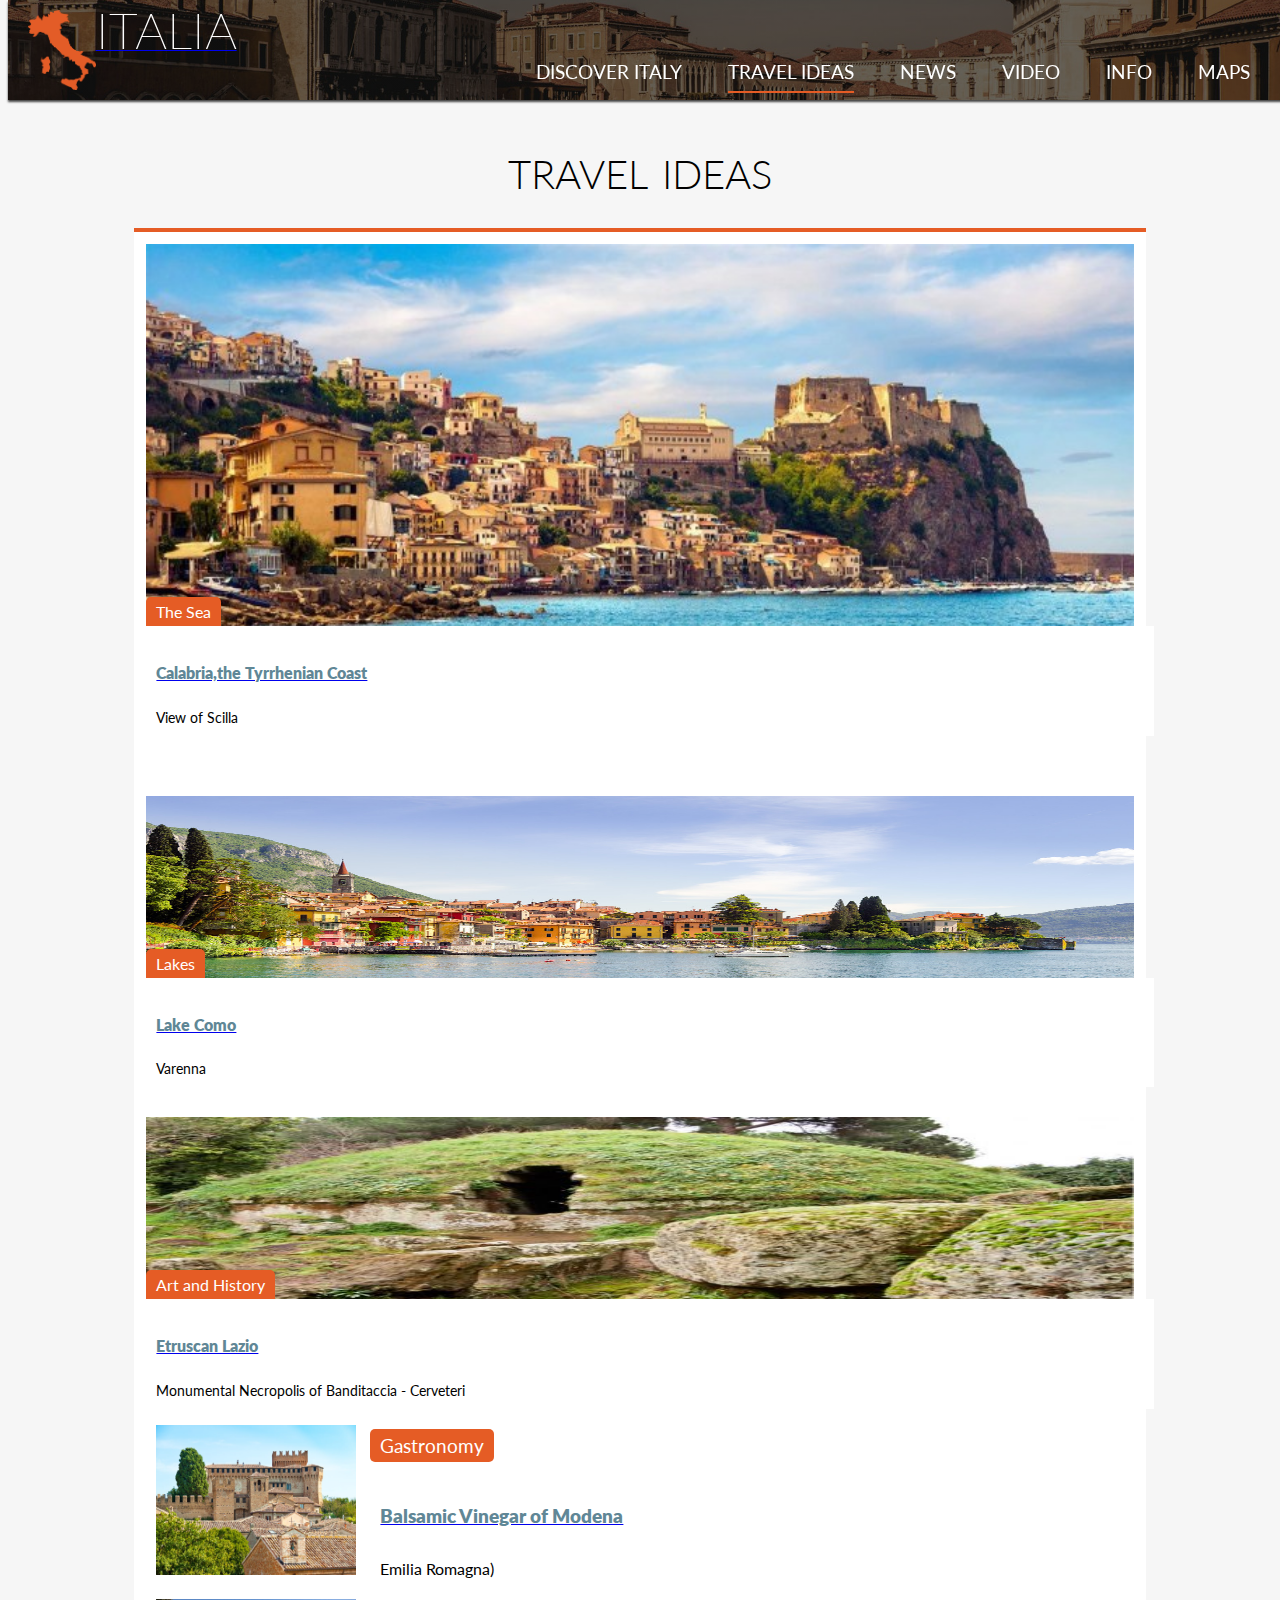
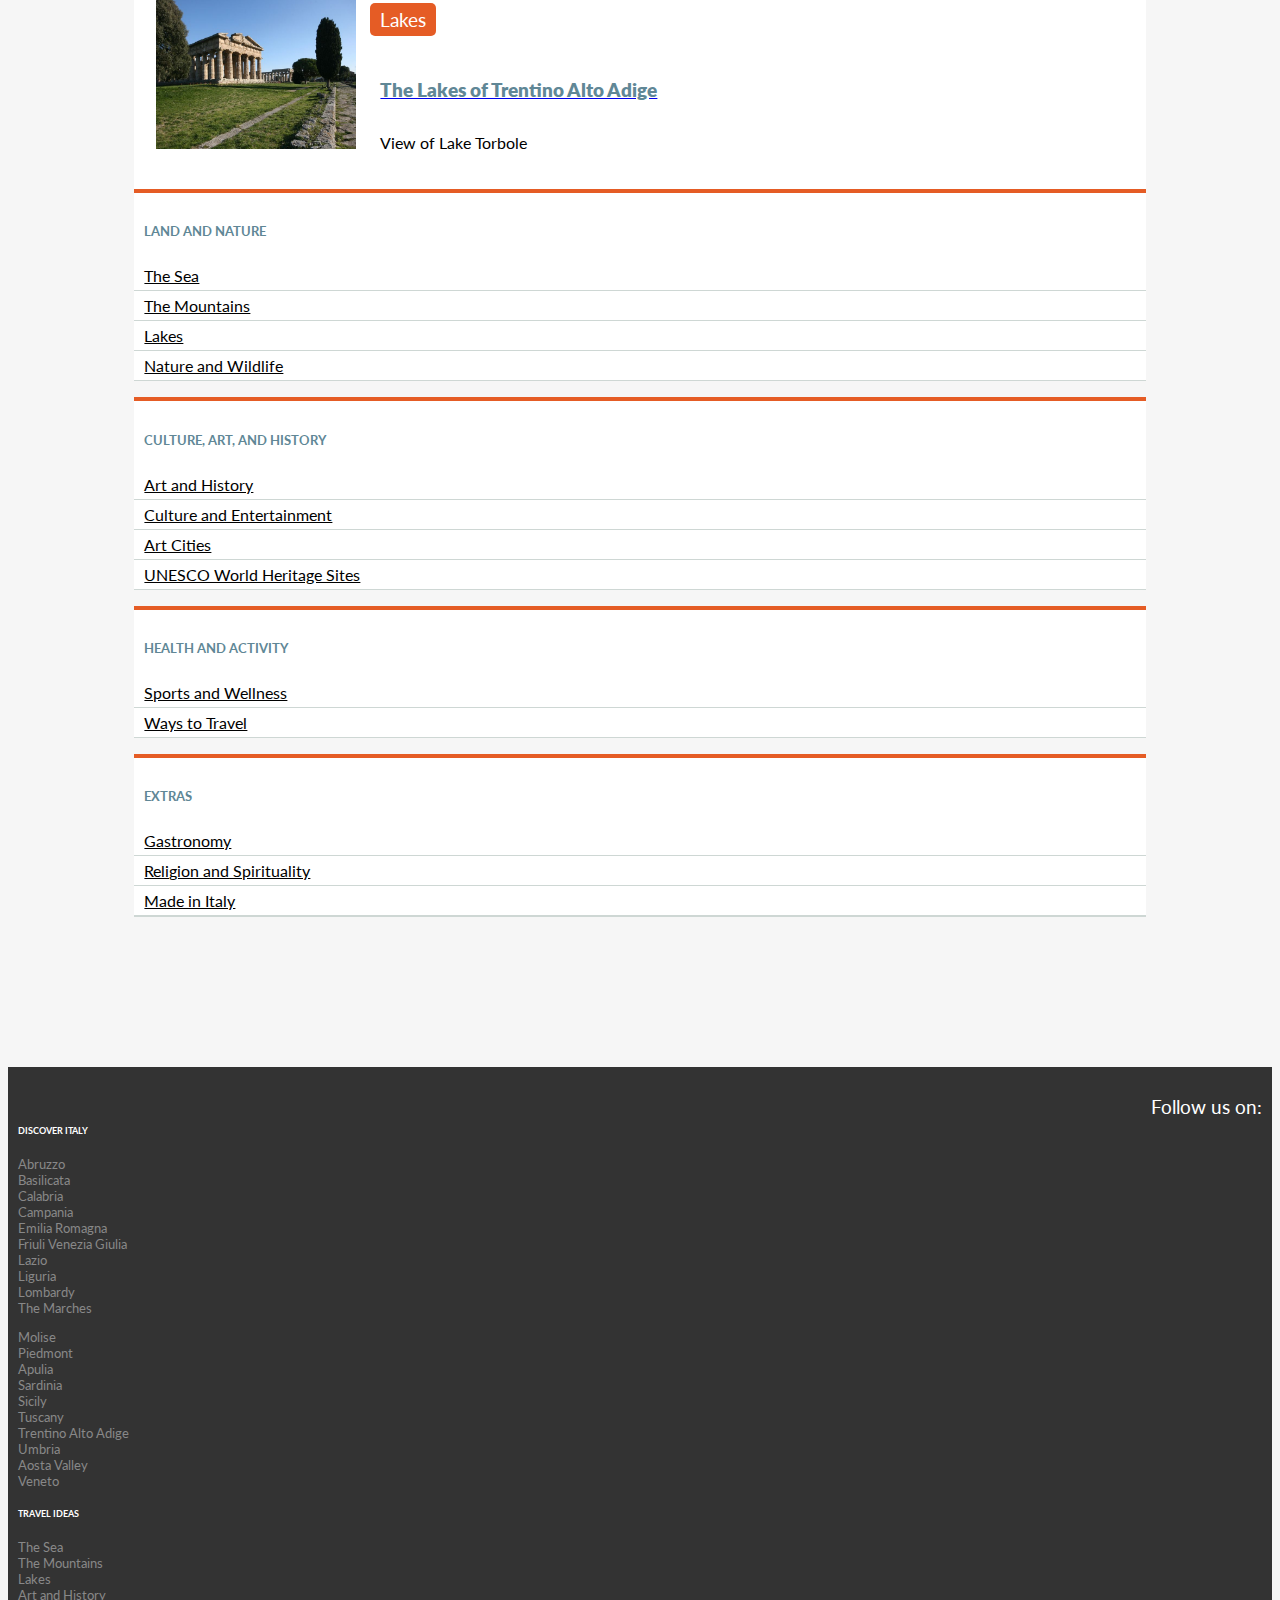
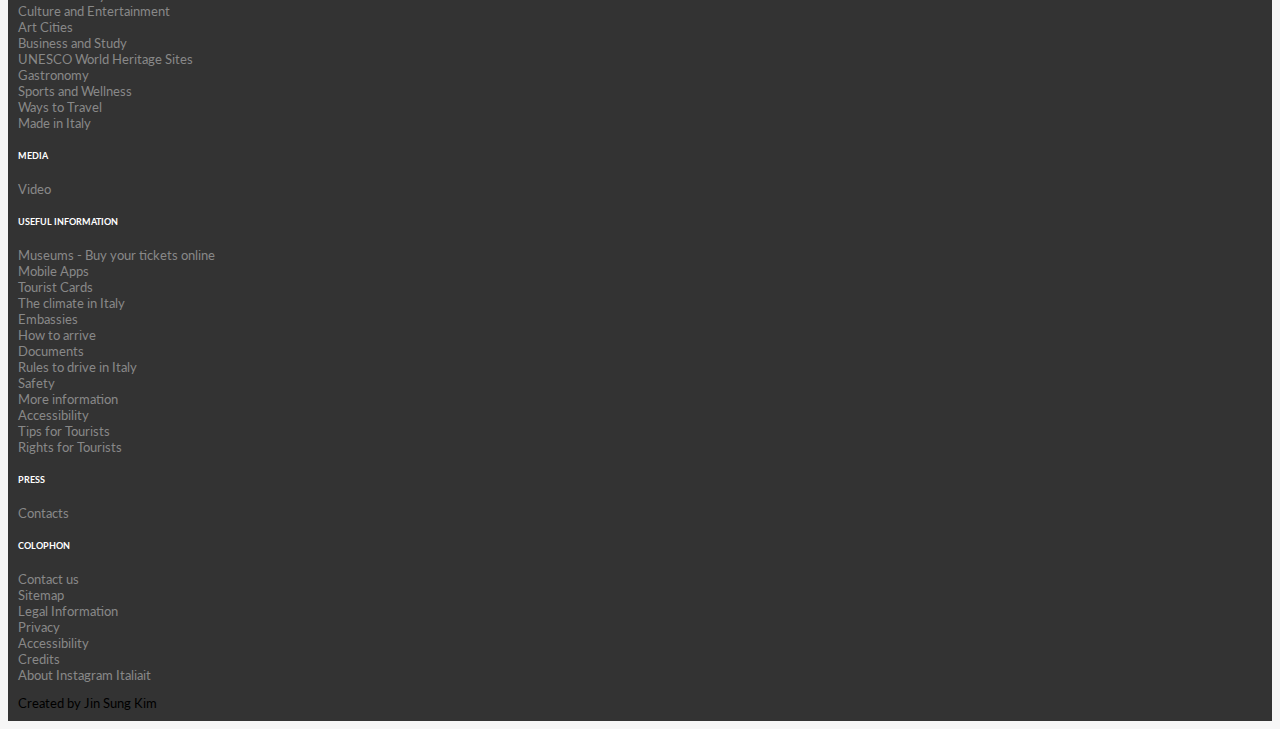
<file: projects/Italy/resources/html/ideas.html>
<!DOCTYPE html>
<html lang="en">
<head>
    <meta charset="UTF-8">
    <meta name="viewport" content="width=device-width, initial-scale=1.0">
    <meta http-equiv="X-UA-Compatible" content="ie=edge">
    <link rel="stylesheet" href="https://stackpath.bootstrapcdn.com/bootstrap/4.1.3/css/bootstrap.min.css" integrity="sha384-MCw98/SFnGE8fJT3GXwEOngsV7Zt27NXFoaoApmYm81iuXoPkFOJwJ8ERdknLPMO" crossorigin="anonymous">
    <link href="https://fonts.googleapis.com/css?family=Lato:100,300,300i,400" rel="stylesheet">
    <link href="https://code.ionicframework.com/ionicons/2.0.1/css/ionicons.min.css" rel="stylesheet">
    <link rel="stylesheet" href="../css/style.css">
    <link rel="stylesheet" href="../css/queries.css">
    <link rel="icon" href="../images/logo.png">
    <title>Italy</title>
</head>
<body>
    <header>
            <nav class="page">
                <a href="../../index.html" id="logo-section">
                    <img id="home-logo" src="../images/logo.png" alt="logo">
                    <span class="italy-title">ITALIA</span>
                </a>
                <ul class="main-nav js--main-nav">
                    <li><a href="discover.html">Discover Italy</a></li>
                    <li><a href="ideas.html" class="active">Travel Ideas</a></li>
                    <li><a href="news.html">News</a></li>
                    <li><a href="video.html">Video</a></li>
                    <li><a href="info.html">Info</a></li>
                    <li><a href="maps.html">Maps</a></li>
                </ul>
                <a class="mobile-nav-icon js--nav-icon"><i class="ion-navicon-round"></i></a>
            </nav>
    </header>
    
    <main>
        <section id="travel-ideas">
                <h2>TRAVEL IDEAS</h2>
                <div class="row d-flex justify-content-around">
                    <div class="col-lg-8 main-content">
    
                        <div class="first-image">
                            <img src="../images/travel-ideas/1.jpg" alt="">
                            <div class="cont-pic-desc">
                                <div class="cont-pic-desc-title">The Sea</div>
                                <div class="cont-pic-desc-content">
                                    <a href="#"><h5>Calabria,the Tyrrhenian Coast</h5></a>
                                    <p>View of Scilla</p>
                                </div>
                            </div>
                        </div>
    
                        <div class="row">
                            <div class="col-md-6 rest-image">
                                <img src="../images/travel-ideas/2.jpg" alt="">
                                <div class="cont-pic-desc">
                                    <div class="cont-pic-desc-title">Lakes</div>
                                    <div class="cont-pic-desc-content">
                                        <a href="#"><h5>Lake Como</h5></a>
                                        <p>Varenna</p>
                                    </div>
                                </div>
                            </div>
                            <div class="col-md-6 rest-image">
                                <img src="../images/travel-ideas/3.jpg" alt="">
                                <div class="cont-pic-desc">
                                    <div class="cont-pic-desc-title">Art and History</div>
                                    <div class="cont-pic-desc-content">
                                        <a href="#"><h5>Etruscan Lazio</h5></a>
                                        <p>Monumental Necropolis of Banditaccia - Cerveteri</p>
                                    </div>
                                </div>
                            </div>
                        </div>
                        <div class="rest-image small">
                            <img src="../images/discover_italy/4.jpg" alt="">
                            <div class="cont-pic-desc">
                                <div class="cont-pic-desc-title">Gastronomy</div>
                                <div class="cont-pic-desc-content">
                                    <a href="#"><h5>Balsamic Vinegar of Modena</h5></a>
                                    <p>Emilia Romagna)</p>
                                </div>
                            </div>
                        </div>
                        <div class="rest-image small">
                            <img src="../images/discover_italy/5.jpg" alt="">
                            <div class="cont-pic-desc">
                                <div class="cont-pic-desc-title">Lakes</div>
                                <div class="cont-pic-desc-content">
                                    <a href="#"><h5>The Lakes of Trentino Alto Adige</h5></a>
                                    <p>View of Lake Torbole</p>
                                </div>
                            </div>
                        </div>
                    </div>
    
                    <div class="col-lg-4 side-links-queries">

                        <div class="side-links">
                            <h5>LAND AND NATURE</h5>
                            <ul>
                                <li>
                                    <a href="#">The Sea<i class="ion-ios-arrow-forward"></i></a>
                                </li>
                                <li>
                                    <a href="#">The Mountains<i class="ion-ios-arrow-forward"></i></a>
                                </li>
                                <li>
                                    <a href="#">Lakes<i class="ion-ios-arrow-forward"></i></a>
                                </li>
                                <li>
                                    <a href="#">Nature and Wildlife<i class="ion-ios-arrow-forward"></i></a>
                                </li>
                            </ul>
                        </div>
    
                        <div class="side-links">
                            <h5>CULTURE, ART, AND HISTORY</h5>
                            <ul>
                                <li>
                                    <a href="#">Art and History<i class="ion-ios-arrow-forward"></i></a>
                                </li>
                                <li>
                                    <a href="#">Culture and Entertainment<i class="ion-ios-arrow-forward"></i></a>
                                </li>
                                <li>
                                    <a href="#">Art Cities<i class="ion-ios-arrow-forward"></i></a>
                                </li>
                                <li>
                                    <a href="#">UNESCO World Heritage Sites<i class="ion-ios-arrow-forward"></i></a>
                                </li>
                            </ul>
                        </div>

                        <div class="side-links">
                            <h5>HEALTH AND ACTIVITY</h5>
                            <ul>
                                <li>
                                    <a href="#">Sports and Wellness<i class="ion-ios-arrow-forward"></i></a>
                                </li>
                                <li>
                                    <a href="#">Ways to Travel<i class="ion-ios-arrow-forward"></i></a>
                                </li>
                            </ul>
                        </div>
    
                        <div class="side-links">
                            <h5>EXTRAS</h5>
                            <ul>
                                <li>
                                    <a href="#">Gastronomy<i class="ion-ios-arrow-forward"></i></a>
                                </li>
                                <li>
                                    <a href="#">Religion and Spirituality<i class="ion-ios-arrow-forward"></i></a>
                                </li>
                                <li>
                                    <a href="#">Made in Italy<i class="ion-ios-arrow-forward"></i></a>
                                </li>
                                <li>
                            </ul>
                        </div>
                    </div>
                </div>
            </section>
    </main>

    <footer>
            <div class="row d-flex justify-content-center mb-3">
                <span id="follow">Follow us on: </span>
                <ul class="social-links">
                    <li><a href="#"><i class="ion-social-facebook"></i></a></li>
                    <li><a href="#"><i class="ion-social-twitter"></i></a></li>
                    <li><a href="#"><i class="ion-social-googleplus"></i></a></li>
                    <li><a href="#"><i class="ion-social-instagram"></i></a></li>
                </ul>
            </div>
            <div class="row d-flex justify-content-center main-footer">
                <div class="col-lg-4">
                    <h6>DISCOVER ITALY</h6>
                    <div class="row">
                        <div class="col-6">
                            <ul class="footer-nav">
                                <li><a href="#">Abruzzo</a></li>
                                <li><a href="#">Basilicata</a></li>
                                <li><a href="#">Calabria</a></li>
                                <li><a href="#">Campania</a></li>
                                <li><a href="#">Emilia Romagna</a></li>
                                <li><a href="#">Friuli Venezia Giulia</a></li>
                                <li><a href="#">Lazio</a></li>
                                <li><a href="#">Liguria</a></li>
                                <li><a href="#">Lombardy</a></li>
                                <li><a href="#">The Marches</a></li>
                            </ul>
                        </div>
                        <div class="col-6">
                            <ul class="footer-nav">
                                <li><a href="#">Molise</a></li>
                                <li><a href="#">Piedmont</a></li>
                                <li><a href="#">Apulia</a></li>
                                <li><a href="#">Sardinia</a></li>
                                <li><a href="#">Sicily</a></li>
                                <li><a href="#">Tuscany</a></li>
                                <li><a href="#">Trentino Alto Adige</a></li>
                                <li><a href="#">Umbria</a></li>
                                <li><a href="#">Aosta Valley</a></li>
                                <li><a href="#">Veneto</a></li>
                            </ul>
                        </div>
                    </div>
    
                </div>
                <div class="col-2">
                    <h6>TRAVEL IDEAS</h6>
                    <ul class="footer-nav">
                        <li><a href="#">The Sea</a></li>
                        <li><a href="#">The Mountains</a></li>
                        <li><a href="#">Lakes</a></li>
                        <li><a href="#">Art and History</a></li>
                        <li><a href="#">Culture and Entertainment</a></li>
                        <li><a href="#">Art Cities</a></li>
                        <li><a href="#">Business and Study</a></li>
                        <li><a href="#">UNESCO World Heritage Sites</a></li>
                        <li><a href="#">Gastronomy</a></li>
                        <li><a href="#">Sports and Wellness</a></li>
                        <li><a href="#">Ways to Travel</a></li>
                        <li><a href="#">Made in Italy</a></li>
                    </ul>
                </div>
                <div class="col-2">
                    <h6>MEDIA</h6>
                    <ul class="footer-nav">
                        <li><a href="#">Video</a></li>
                    </ul>
                    <h6>USEFUL INFORMATION</h6>
                    <ul class="footer-nav">
                        <li><a href="#">Museums - Buy your tickets online</a></li>
                        <li><a href="#">Mobile Apps</a></li>
                        <li><a href="#">Tourist Cards</a></li>
                        <li><a href="#">The climate in Italy</a></li>
                        <li><a href="#">Embassies</a></li>
                        <li><a href="#">How to arrive</a></li>
                        <li><a href="#">Documents</a></li>
                        <li><a href="#">Rules to drive in Italy</a></li>
                        <li><a href="#">Safety</a></li>
                        <li><a href="#">More information</a></li>
                        <li><a href="#">Accessibility</a></li>
                        <li><a href="#">Tips for Tourists</a></li>
                        <li><a href="#">Rights for Tourists</a></li>
                    </ul>
                </div>
                <div class="col-2">
                    <h6>PRESS</h6>
                    <ul class="footer-nav">
                        <li><a href="#">Contacts</a></li>
                    </ul>
                    <h6>COLOPHON</h6>
                    <ul class="footer-nav">
                        <li><a href="#">Contact us</a></li>
                        <li><a href="#">Sitemap</a></li>
                        <li><a href="#">Legal Information</a></li>
                        <li><a href="#">Privacy</a></li>
                        <li><a href="#">Accessibility</a></li>
                        <li><a href="#">Credits</a></li>
                        <li><a href="#">About Instagram Italiait</a></li>
                    </ul>
                </div>
            </div>
            <div class="row d-flex justify-content-center mb-md-3 text-white">
                Created by Jin Sung Kim
            </div>
        </footer>
        
    <script src="https://ajax.googleapis.com/ajax/libs/jquery/3.3.1/jquery.min.js"></script>
    <script src="../js/script.js"></script>
</body>
</html>
</file>
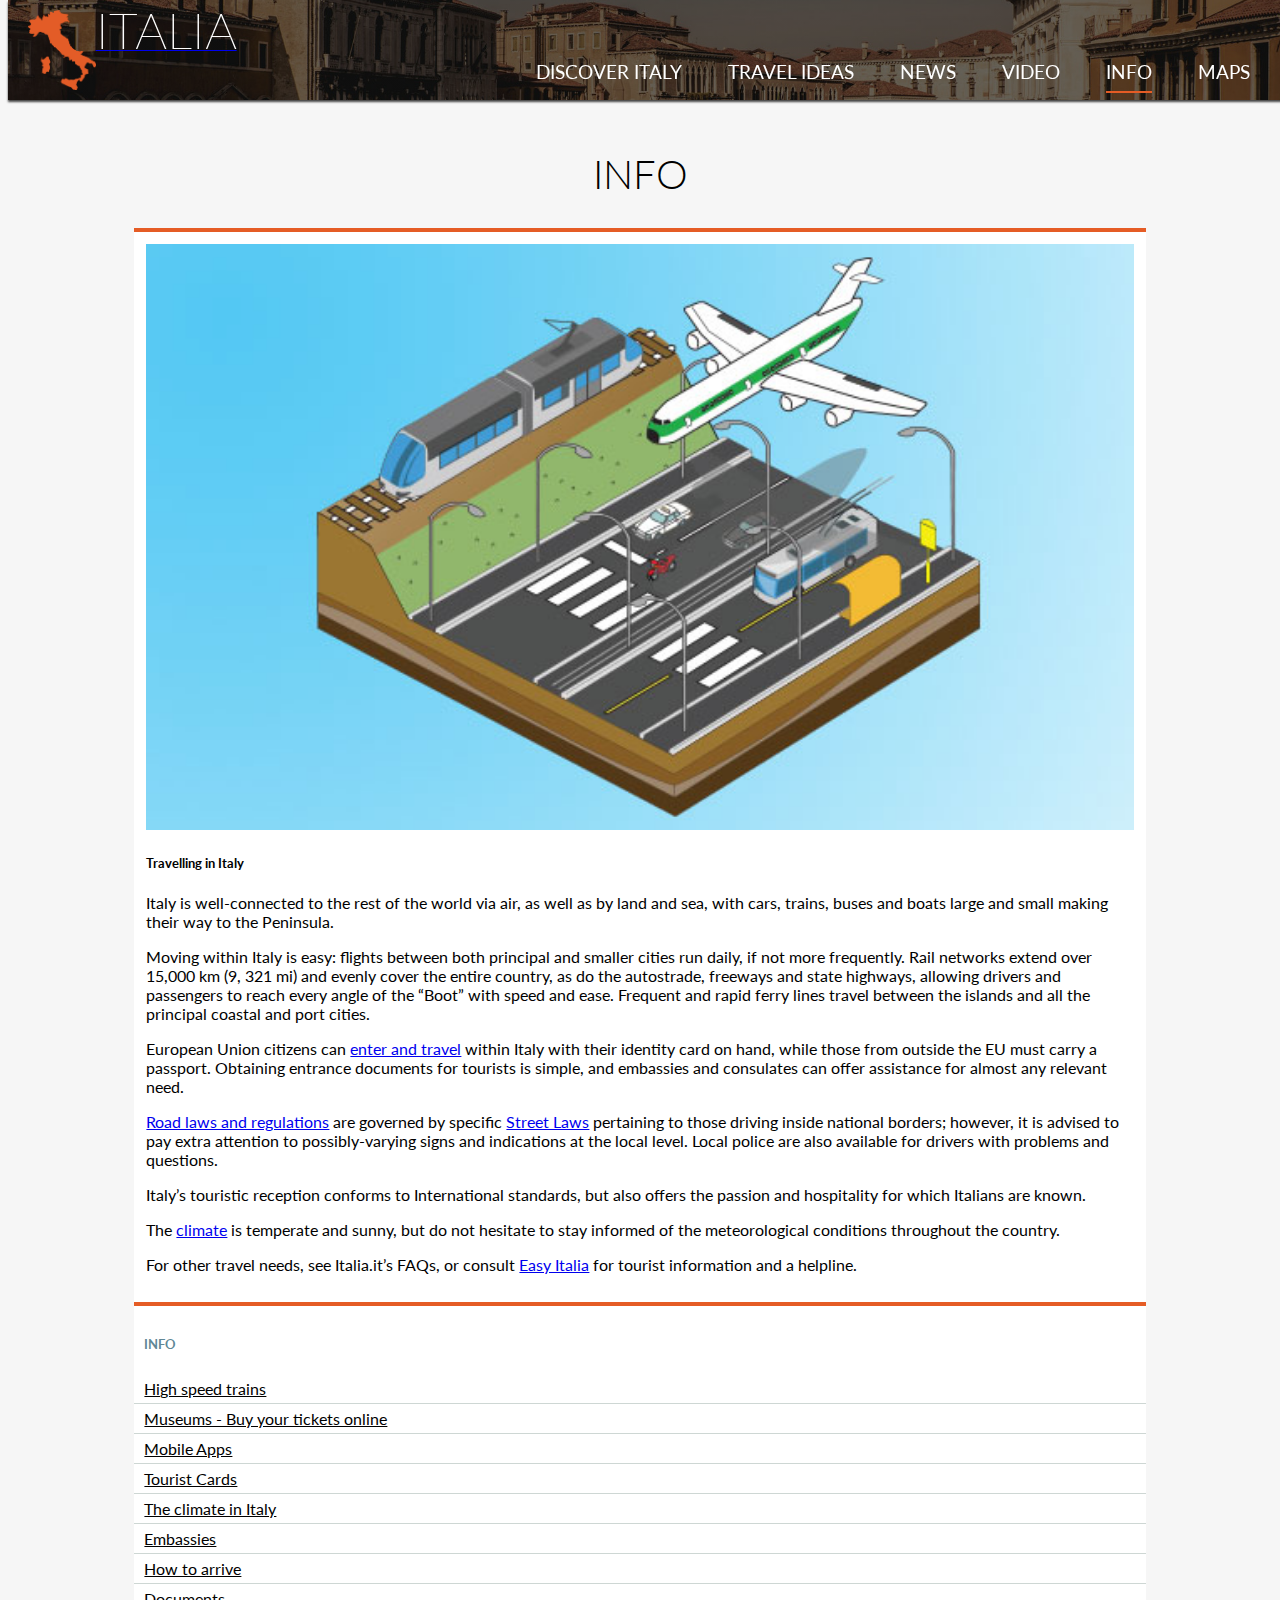
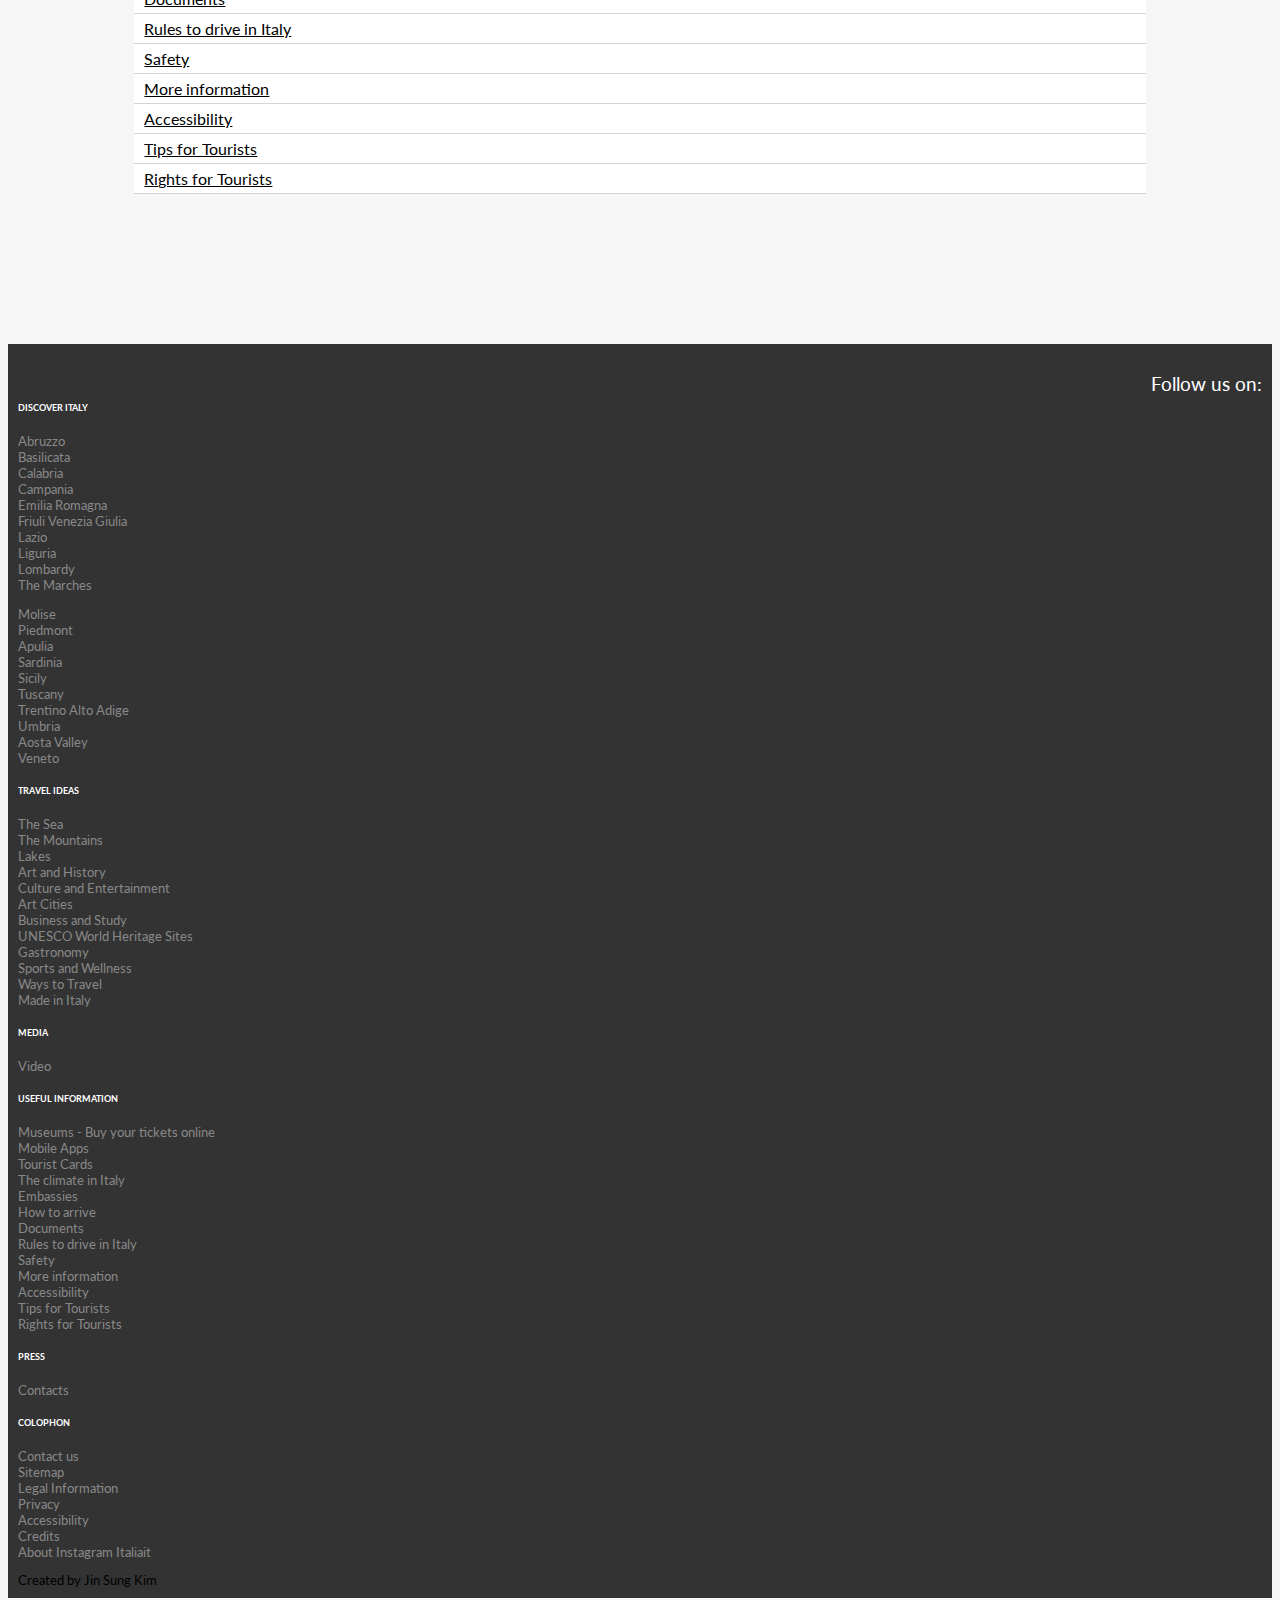
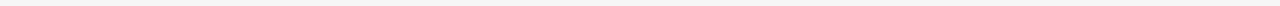
<file: projects/Italy/resources/html/info.html>
<!DOCTYPE html>
<html lang="en">
<head>
    <meta charset="UTF-8">
    <meta name="viewport" content="width=device-width, initial-scale=1.0">
    <meta http-equiv="X-UA-Compatible" content="ie=edge">
    <link rel="stylesheet" href="https://stackpath.bootstrapcdn.com/bootstrap/4.1.3/css/bootstrap.min.css" integrity="sha384-MCw98/SFnGE8fJT3GXwEOngsV7Zt27NXFoaoApmYm81iuXoPkFOJwJ8ERdknLPMO" crossorigin="anonymous">
    <link href="https://fonts.googleapis.com/css?family=Lato:100,300,300i,400" rel="stylesheet">
    <link href="https://code.ionicframework.com/ionicons/2.0.1/css/ionicons.min.css" rel="stylesheet">
    <link rel="stylesheet" href="../css/style.css">
    <link rel="stylesheet" href="../css/queries.css">
    <link rel="icon" href="../images/logo.png">
    <title>Italy</title>
</head>
<body>
    <header>
            <nav class="page">
                <a href="../../index.html" id="logo-section">
                    <img id="home-logo" src="../images/logo.png" alt="logo">
                    <span class="italy-title">ITALIA</span>
                </a>
                <ul class="main-nav js--main-nav">
                    <li><a href="discover.html">Discover Italy</a></li>
                    <li><a href="ideas.html">Travel Ideas</a></li>
                    <li><a href="news.html">News</a></li>
                    <li><a href="video.html">Video</a></li>
                    <li><a href="info.html" class="active">Info</a></li>
                    <li><a href="maps.html">Maps</a></li>
                </ul>
                <a class="mobile-nav-icon js--nav-icon"><i class="ion-navicon-round"></i></a>
            </nav>
    </header>
    
    <main>
        <section id="info">
                <h2>INFO</h2>
                <div class="row d-flex justify-content-around">
                    <div class="col-lg-8 main-content">
                        <div class="first-image">
                            <img src="../images/info/1.jpg" alt="">
                        </div>
                        
                        <h5>Travelling in Italy</h5>

                        <p>Italy is well-connected to the rest of the world via air, as well as by land and sea, with cars, trains, buses and boats large and small making their way to the Peninsula.</p>

                        <p>Moving within Italy is easy: flights between both principal and smaller cities run daily, if not more frequently. Rail networks extend over 15,000 km (9, 321 mi) and evenly cover the entire country, as do the autostrade, freeways and state highways, allowing drivers and passengers to reach every angle of the “Boot” with speed and ease. Frequent and rapid ferry lines travel between the islands and all the principal coastal and port cities.</p>

                        <p>European Union citizens can <a href="#">enter and travel</a> within Italy with their identity card on hand, while those from outside the EU must carry a passport. Obtaining entrance documents for tourists is simple, and embassies and consulates can offer assistance for almost any relevant need.</p>

                        <p><a href="#">Road laws and regulations</a> are governed by specific <a href="#">Street Laws</a> pertaining to those driving inside national borders; however, it is advised to pay extra attention to possibly-varying signs and indications at the local level. Local police are also available for drivers with problems and questions. </p>

                        <p>Italy’s touristic reception conforms to International standards, but also offers the passion and hospitality for which Italians are known.</p>

                        <p>The <a href="#">climate</a> is temperate and sunny, but do not hesitate to stay informed of the meteorological conditions  throughout the country. </p>

                        <p>For other travel needs, see Italia.it’s FAQs, or consult <a href="#">Easy Italia</a> for tourist information and a helpline.</p>
                    </div>
    
                    <div class="col-lg-4 side-links-queries">

                        <div class="side-links">
                            <h5>INFO</h5>
                            <ul>
                                <li>
                                    <a href="#">High speed trains<i class="ion-ios-arrow-forward"></i></a>
                                </li>
                                <li>
                                    <a href="#">Museums - Buy your tickets online<i class="ion-ios-arrow-forward"></i></a>
                                </li>
                                <li>
                                    <a href="#">Mobile Apps<i class="ion-ios-arrow-forward"></i></a>
                                </li>
                                <li>
                                    <a href="#">Tourist Cards<i class="ion-ios-arrow-forward"></i></a>
                                </li>
                                <li>
                                    <a href="#">The climate in Italy<i class="ion-ios-arrow-forward"></i></a>
                                </li>
                                <li>
                                    <a href="#">Embassies<i class="ion-ios-arrow-forward"></i></a>
                                </li>
                                <li>
                                    <a href="#">How to arrive<i class="ion-ios-arrow-forward"></i></a>
                                </li>
                                <li>
                                    <a href="#">Documents<i class="ion-ios-arrow-forward"></i></a>
                                </li>
                                <li>
                                    <a href="#">Rules to drive in Italy<i class="ion-ios-arrow-forward"></i></a>
                                </li>
                                <li>
                                    <a href="#">Safety<i class="ion-ios-arrow-forward"></i></a>
                                </li>
                                <li>
                                    <a href="#">More information<i class="ion-ios-arrow-forward"></i></a>
                                </li>
                                <li>
                                    <a href="#">Accessibility<i class="ion-ios-arrow-forward"></i></a>
                                </li>
                                <li>
                                    <a href="#">Tips for Tourists<i class="ion-ios-arrow-forward"></i></a>
                                </li>
                                <li>
                                    <a href="#">Rights for Tourists<i class="ion-ios-arrow-forward"></i></a>
                                </li>
                            </ul>
                        </div>
    
                    </div>
                </div>
            </section>
    </main>

    <footer>
            <div class="row d-flex justify-content-center mb-3">
                <span id="follow">Follow us on: </span>
                <ul class="social-links">
                    <li><a href="#"><i class="ion-social-facebook"></i></a></li>
                    <li><a href="#"><i class="ion-social-twitter"></i></a></li>
                    <li><a href="#"><i class="ion-social-googleplus"></i></a></li>
                    <li><a href="#"><i class="ion-social-instagram"></i></a></li>
                </ul>
            </div>
            <div class="row d-flex justify-content-center main-footer">
                <div class="col-4">
                    <h6>DISCOVER ITALY</h6>
                    <div class="row">
                        <div class="col-6">
                            <ul class="footer-nav">
                                <li><a href="#">Abruzzo</a></li>
                                <li><a href="#">Basilicata</a></li>
                                <li><a href="#">Calabria</a></li>
                                <li><a href="#">Campania</a></li>
                                <li><a href="#">Emilia Romagna</a></li>
                                <li><a href="#">Friuli Venezia Giulia</a></li>
                                <li><a href="#">Lazio</a></li>
                                <li><a href="#">Liguria</a></li>
                                <li><a href="#">Lombardy</a></li>
                                <li><a href="#">The Marches</a></li>
                            </ul>
                        </div>
                        <div class="col-6">
                            <ul class="footer-nav">
                                <li><a href="#">Molise</a></li>
                                <li><a href="#">Piedmont</a></li>
                                <li><a href="#">Apulia</a></li>
                                <li><a href="#">Sardinia</a></li>
                                <li><a href="#">Sicily</a></li>
                                <li><a href="#">Tuscany</a></li>
                                <li><a href="#">Trentino Alto Adige</a></li>
                                <li><a href="#">Umbria</a></li>
                                <li><a href="#">Aosta Valley</a></li>
                                <li><a href="#">Veneto</a></li>
                            </ul>
                        </div>
                    </div>
    
                </div>
                <div class="col-2">
                    <h6>TRAVEL IDEAS</h6>
                    <ul class="footer-nav">
                        <li><a href="#">The Sea</a></li>
                        <li><a href="#">The Mountains</a></li>
                        <li><a href="#">Lakes</a></li>
                        <li><a href="#">Art and History</a></li>
                        <li><a href="#">Culture and Entertainment</a></li>
                        <li><a href="#">Art Cities</a></li>
                        <li><a href="#">Business and Study</a></li>
                        <li><a href="#">UNESCO World Heritage Sites</a></li>
                        <li><a href="#">Gastronomy</a></li>
                        <li><a href="#">Sports and Wellness</a></li>
                        <li><a href="#">Ways to Travel</a></li>
                        <li><a href="#">Made in Italy</a></li>
                    </ul>
                </div>
                <div class="col-2">
                    <h6>MEDIA</h6>
                    <ul class="footer-nav">
                        <li><a href="#">Video</a></li>
                    </ul>
                    <h6>USEFUL INFORMATION</h6>
                    <ul class="footer-nav">
                        <li><a href="#">Museums - Buy your tickets online</a></li>
                        <li><a href="#">Mobile Apps</a></li>
                        <li><a href="#">Tourist Cards</a></li>
                        <li><a href="#">The climate in Italy</a></li>
                        <li><a href="#">Embassies</a></li>
                        <li><a href="#">How to arrive</a></li>
                        <li><a href="#">Documents</a></li>
                        <li><a href="#">Rules to drive in Italy</a></li>
                        <li><a href="#">Safety</a></li>
                        <li><a href="#">More information</a></li>
                        <li><a href="#">Accessibility</a></li>
                        <li><a href="#">Tips for Tourists</a></li>
                        <li><a href="#">Rights for Tourists</a></li>
                    </ul>
                </div>
                <div class="col-2">
                    <h6>PRESS</h6>
                    <ul class="footer-nav">
                        <li><a href="#">Contacts</a></li>
                    </ul>
                    <h6>COLOPHON</h6>
                    <ul class="footer-nav">
                        <li><a href="#">Contact us</a></li>
                        <li><a href="#">Sitemap</a></li>
                        <li><a href="#">Legal Information</a></li>
                        <li><a href="#">Privacy</a></li>
                        <li><a href="#">Accessibility</a></li>
                        <li><a href="#">Credits</a></li>
                        <li><a href="#">About Instagram Italiait</a></li>
                    </ul>
                </div>
            </div>
            <div class="row d-flex justify-content-center mb-md-3 text-white">
                Created by Jin Sung Kim
            </div>
        </footer>
        
    <script src="https://ajax.googleapis.com/ajax/libs/jquery/3.3.1/jquery.min.js"></script>
    <script src="../js/script.js"></script>
</body>
</html>
</file>
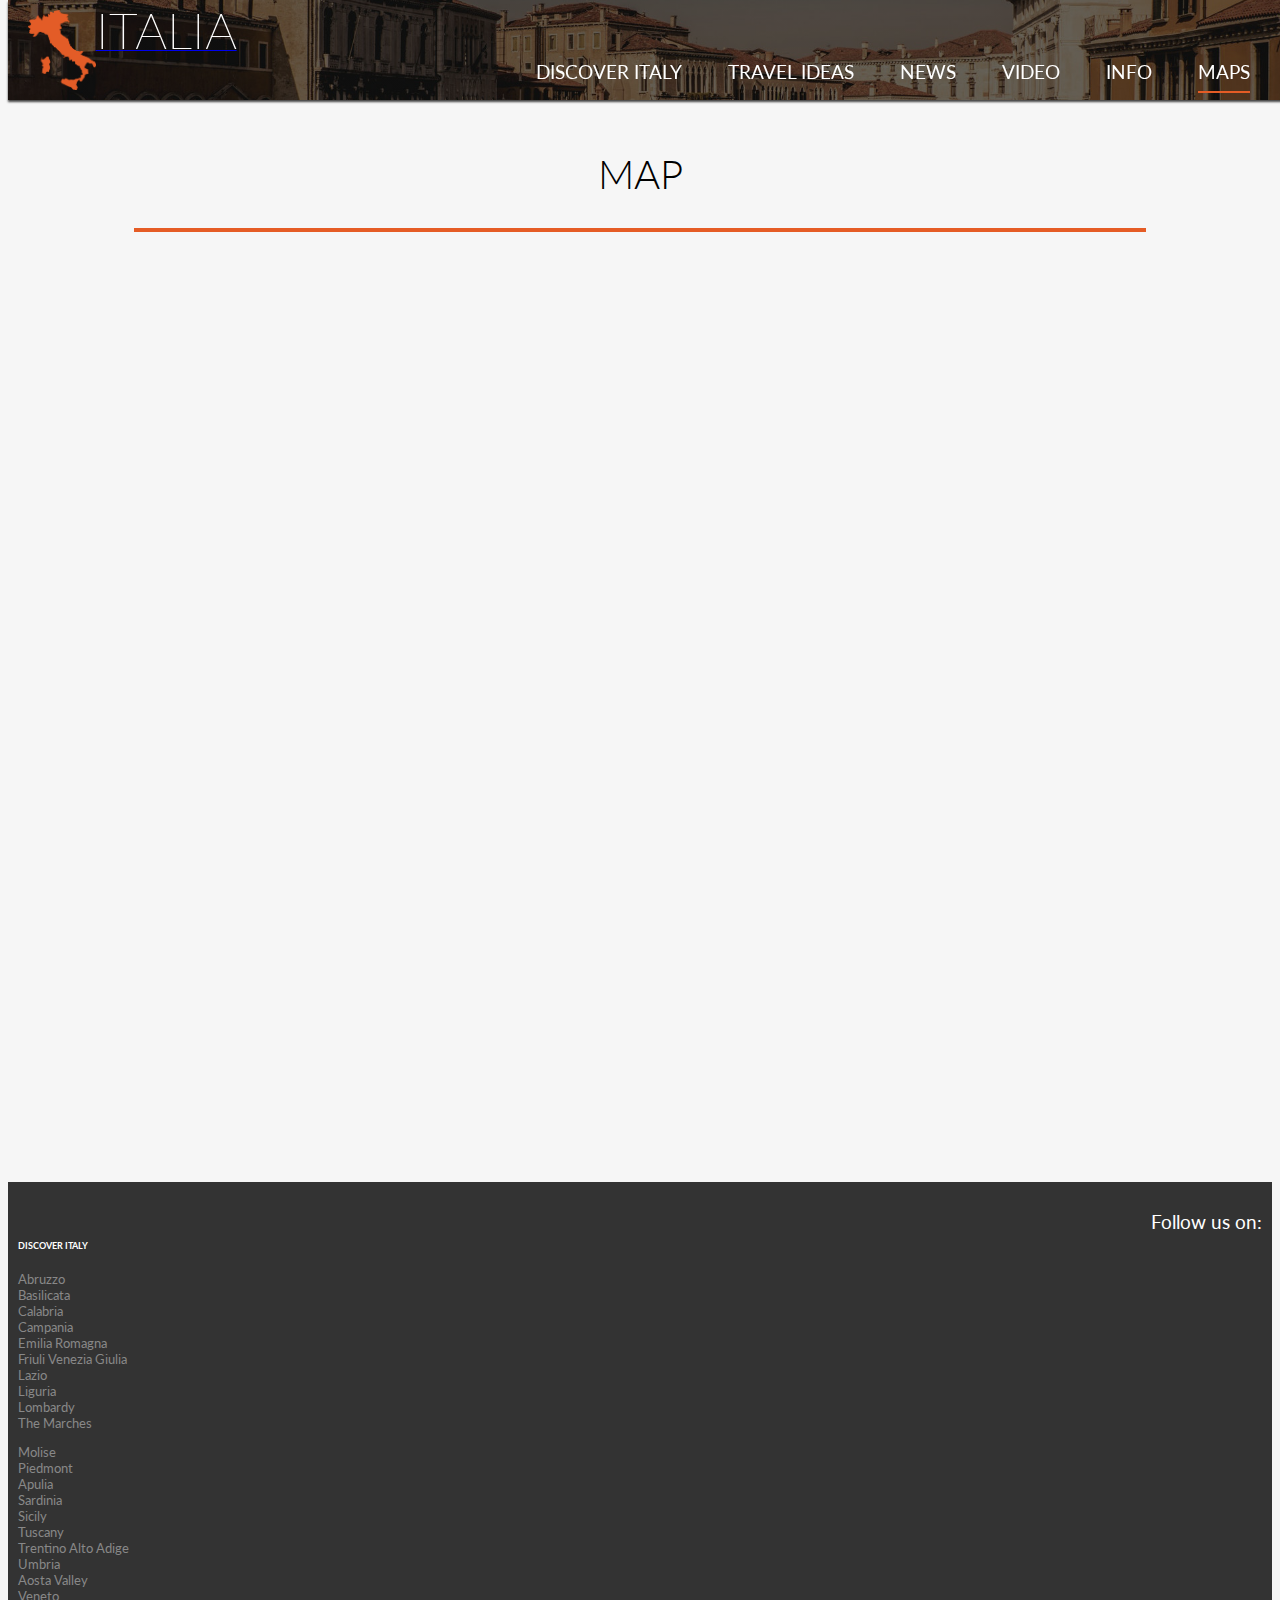
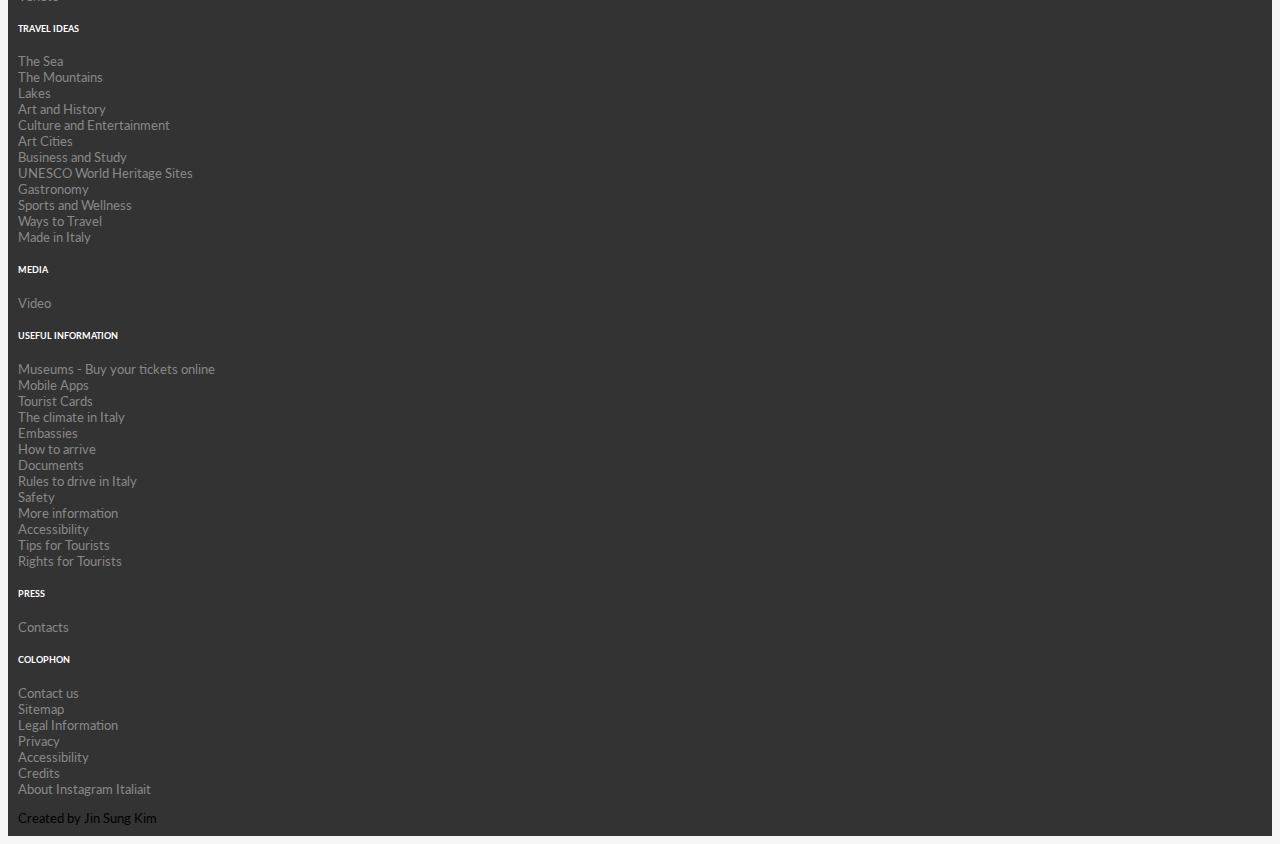
<file: projects/Italy/resources/html/maps.html>
<!DOCTYPE html>
<html lang="en">
<head>
    <meta charset="UTF-8">
    <meta name="viewport" content="width=device-width, initial-scale=1.0">
    <meta http-equiv="X-UA-Compatible" content="ie=edge">
    <link rel="stylesheet" href="https://stackpath.bootstrapcdn.com/bootstrap/4.1.3/css/bootstrap.min.css" integrity="sha384-MCw98/SFnGE8fJT3GXwEOngsV7Zt27NXFoaoApmYm81iuXoPkFOJwJ8ERdknLPMO" crossorigin="anonymous">
    <link href="https://fonts.googleapis.com/css?family=Lato:100,300,300i,400" rel="stylesheet">
    <link href="https://code.ionicframework.com/ionicons/2.0.1/css/ionicons.min.css" rel="stylesheet">
    <link href='https://api.mapbox.com/mapbox-gl-js/v0.47.0/mapbox-gl.css' rel='stylesheet' />
    <link rel="stylesheet" href="../css/style.css">
    <link rel="stylesheet" href="../css/queries.css">
    <link rel="icon" href="../images/logo.png">
    <title>Italy</title>
</head>
<body>
    <header>
            <nav class="page">
                <a href="../../index.html" id="logo-section">
                    <img id="home-logo" src="../images/logo.png" alt="logo">
                    <span class="italy-title">ITALIA</span>
                </a>
                <ul class="main-nav js--main-nav">
                    <li><a href="discover.html">Discover Italy</a></li>
                    <li><a href="ideas.html">Travel Ideas</a></li>
                    <li><a href="news.html">News</a></li>
                    <li><a href="video.html">Video</a></li>
                    <li><a href="info.html">Info</a></li>
                    <li><a href="maps.html" class="active">Maps</a></li>
                </ul>
                <a class="mobile-nav-icon js--nav-icon"><i class="ion-navicon-round"></i></a>
            </nav>
    </header>
    
    <main>
        <section id="maps">
                <h2>MAP</h2>
                <div id='map'></div>

            </section>
    </main>

    <footer>
            <div class="row d-flex justify-content-center mb-3">
                <span id="follow">Follow us on: </span>
                <ul class="social-links">
                    <li><a href="#"><i class="ion-social-facebook"></i></a></li>
                    <li><a href="#"><i class="ion-social-twitter"></i></a></li>
                    <li><a href="#"><i class="ion-social-googleplus"></i></a></li>
                    <li><a href="#"><i class="ion-social-instagram"></i></a></li>
                </ul>
            </div>
            <div class="row d-flex justify-content-center main-footer">
                <div class="col-4">
                    <h6>DISCOVER ITALY</h6>
                    <div class="row">
                        <div class="col-6">
                            <ul class="footer-nav">
                                <li><a href="#">Abruzzo</a></li>
                                <li><a href="#">Basilicata</a></li>
                                <li><a href="#">Calabria</a></li>
                                <li><a href="#">Campania</a></li>
                                <li><a href="#">Emilia Romagna</a></li>
                                <li><a href="#">Friuli Venezia Giulia</a></li>
                                <li><a href="#">Lazio</a></li>
                                <li><a href="#">Liguria</a></li>
                                <li><a href="#">Lombardy</a></li>
                                <li><a href="#">The Marches</a></li>
                            </ul>
                        </div>
                        <div class="col-6">
                            <ul class="footer-nav">
                                <li><a href="#">Molise</a></li>
                                <li><a href="#">Piedmont</a></li>
                                <li><a href="#">Apulia</a></li>
                                <li><a href="#">Sardinia</a></li>
                                <li><a href="#">Sicily</a></li>
                                <li><a href="#">Tuscany</a></li>
                                <li><a href="#">Trentino Alto Adige</a></li>
                                <li><a href="#">Umbria</a></li>
                                <li><a href="#">Aosta Valley</a></li>
                                <li><a href="#">Veneto</a></li>
                            </ul>
                        </div>
                    </div>
    
                </div>
                <div class="col-2">
                    <h6>TRAVEL IDEAS</h6>
                    <ul class="footer-nav">
                        <li><a href="#">The Sea</a></li>
                        <li><a href="#">The Mountains</a></li>
                        <li><a href="#">Lakes</a></li>
                        <li><a href="#">Art and History</a></li>
                        <li><a href="#">Culture and Entertainment</a></li>
                        <li><a href="#">Art Cities</a></li>
                        <li><a href="#">Business and Study</a></li>
                        <li><a href="#">UNESCO World Heritage Sites</a></li>
                        <li><a href="#">Gastronomy</a></li>
                        <li><a href="#">Sports and Wellness</a></li>
                        <li><a href="#">Ways to Travel</a></li>
                        <li><a href="#">Made in Italy</a></li>
                    </ul>
                </div>
                <div class="col-2">
                    <h6>MEDIA</h6>
                    <ul class="footer-nav">
                        <li><a href="#">Video</a></li>
                    </ul>
                    <h6>USEFUL INFORMATION</h6>
                    <ul class="footer-nav">
                        <li><a href="#">Museums - Buy your tickets online</a></li>
                        <li><a href="#">Mobile Apps</a></li>
                        <li><a href="#">Tourist Cards</a></li>
                        <li><a href="#">The climate in Italy</a></li>
                        <li><a href="#">Embassies</a></li>
                        <li><a href="#">How to arrive</a></li>
                        <li><a href="#">Documents</a></li>
                        <li><a href="#">Rules to drive in Italy</a></li>
                        <li><a href="#">Safety</a></li>
                        <li><a href="#">More information</a></li>
                        <li><a href="#">Accessibility</a></li>
                        <li><a href="#">Tips for Tourists</a></li>
                        <li><a href="#">Rights for Tourists</a></li>
                    </ul>
                </div>
                <div class="col-2">
                    <h6>PRESS</h6>
                    <ul class="footer-nav">
                        <li><a href="#">Contacts</a></li>
                    </ul>
                    <h6>COLOPHON</h6>
                    <ul class="footer-nav">
                        <li><a href="#">Contact us</a></li>
                        <li><a href="#">Sitemap</a></li>
                        <li><a href="#">Legal Information</a></li>
                        <li><a href="#">Privacy</a></li>
                        <li><a href="#">Accessibility</a></li>
                        <li><a href="#">Credits</a></li>
                        <li><a href="#">About Instagram Italiait</a></li>
                    </ul>
                </div>
            </div>
            <div class="row d-flex justify-content-center mb-md-3 text-white">
                Created by Jin Sung Kim
            </div>
        </footer>
        
    <script src="https://ajax.googleapis.com/ajax/libs/jquery/3.3.1/jquery.min.js"></script>
    <script src='https://api.mapbox.com/mapbox-gl-js/v0.47.0/mapbox-gl.js'></script>
    <script src="../js/map.js"></script>
    <script src="../js/script.js"></script>
</body>
</html>
</file>
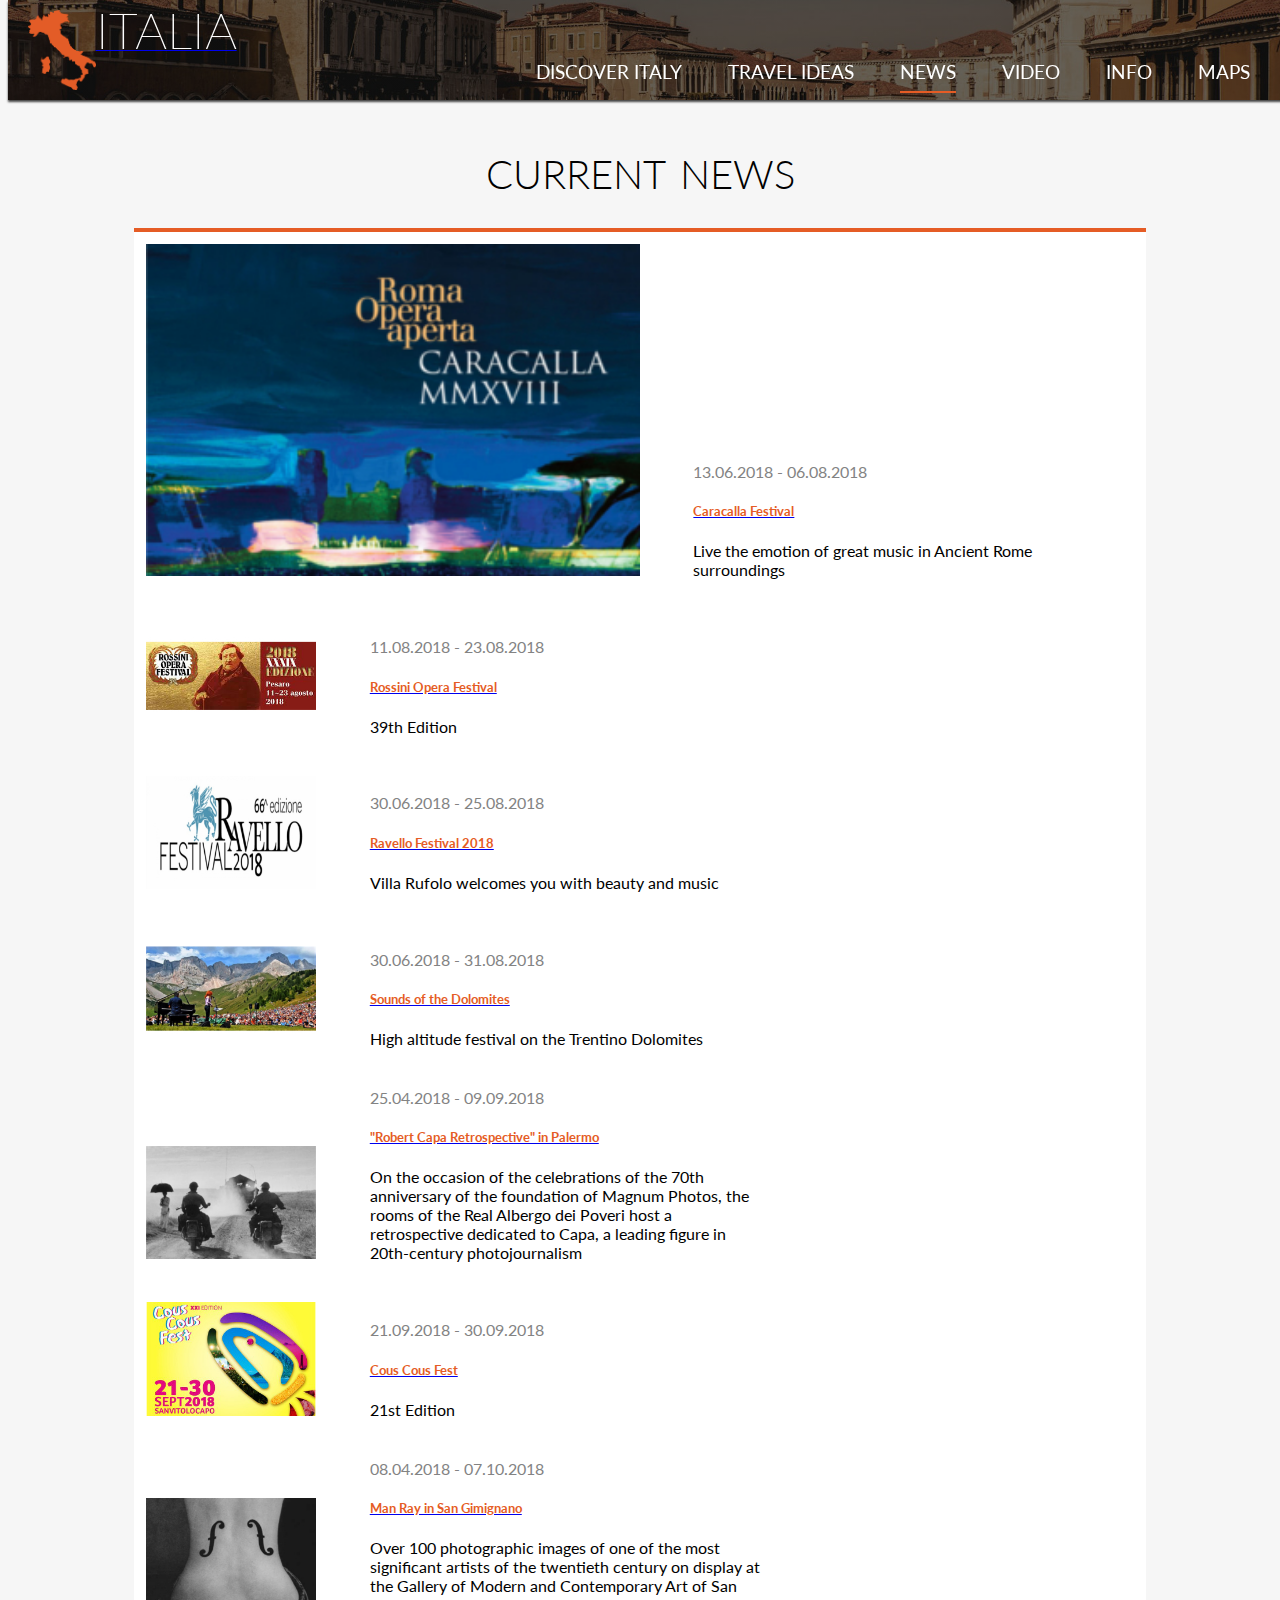
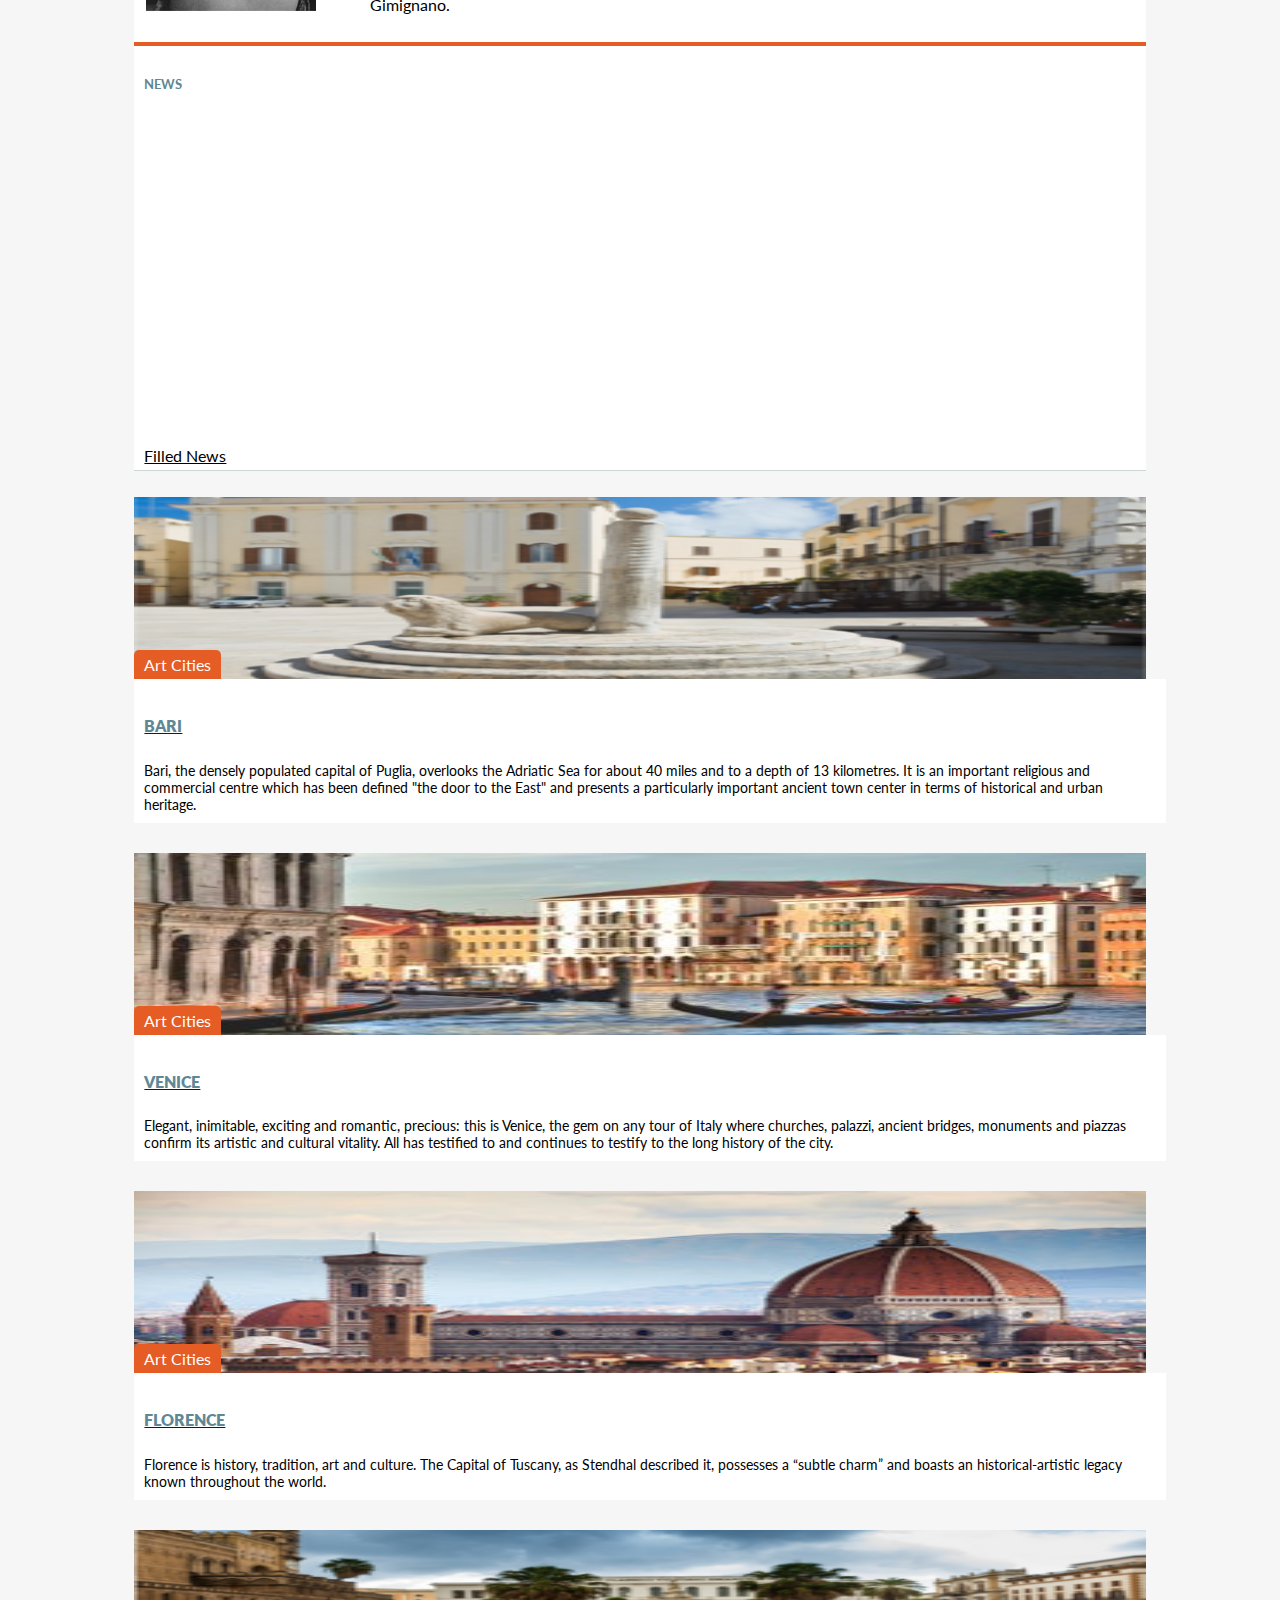
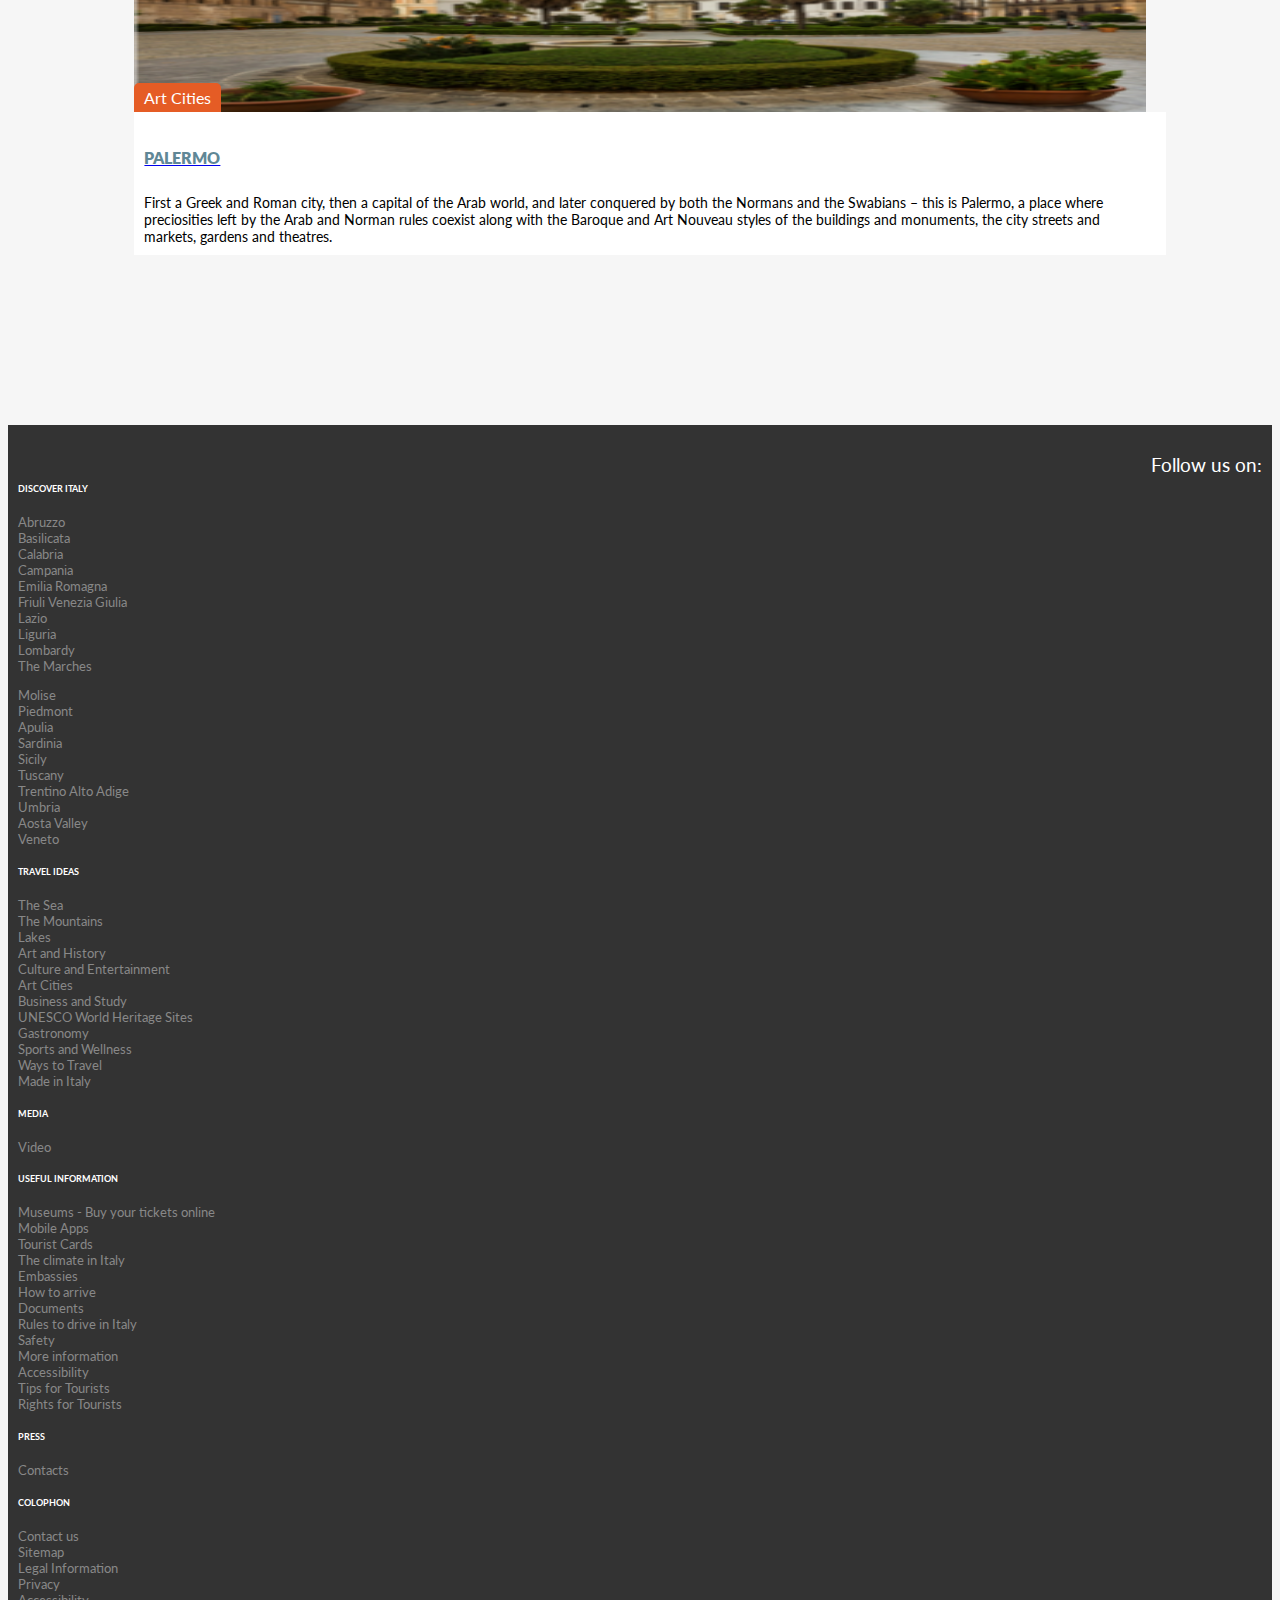
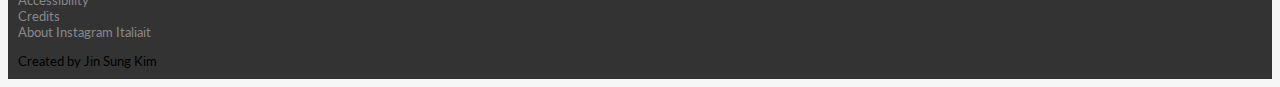
<file: projects/Italy/resources/html/news.html>
<!DOCTYPE html>
<html lang="en">
<head>
    <meta charset="UTF-8">
    <meta name="viewport" content="width=device-width, initial-scale=1.0">
    <meta http-equiv="X-UA-Compatible" content="ie=edge">
    <link rel="stylesheet" href="https://stackpath.bootstrapcdn.com/bootstrap/4.1.3/css/bootstrap.min.css" integrity="sha384-MCw98/SFnGE8fJT3GXwEOngsV7Zt27NXFoaoApmYm81iuXoPkFOJwJ8ERdknLPMO" crossorigin="anonymous">
    <link href="https://fonts.googleapis.com/css?family=Lato:100,300,300i,400" rel="stylesheet">
    <link href="https://code.ionicframework.com/ionicons/2.0.1/css/ionicons.min.css" rel="stylesheet">
    <link rel="stylesheet" href="../css/style.css">
    <link rel="stylesheet" href="../css/queries.css">
    <link rel="icon" href="../images/logo.png">
    <title>Italy</title>
</head>
<body>
    <header>
            <nav class="page">
                <a href="../../index.html" id="logo-section">
                    <img id="home-logo" src="../images/logo.png" alt="logo">
                    <span class="italy-title">ITALIA</span>
                </a>
                <ul class="main-nav js--main-nav">
                    <li><a href="discover.html">Discover Italy</a></li>
                    <li><a href="ideas.html">Travel Ideas</a></li>
                    <li><a href="news.html" class="active">News</a></li>
                    <li><a href="video.html">Video</a></li>
                    <li><a href="info.html">Info</a></li>
                    <li><a href="maps.html">Maps</a></li>
                </ul>
                <a class="mobile-nav-icon js--nav-icon"><i class="ion-navicon-round"></i></a>
            </nav>
    </header>
    
    <main>
        <section id="news">
                <h2>CURRENT NEWS</h2>
                <div class="row d-flex justify-content-around">
                    <div class="col-lg-8 main-content">
    
                        <div class="first-news d-md-flex align-items-start">
                            <img src="../images/news/1.jpg" alt="">
                            <div class="news-pic-desc">
                                <div class="news-date">13.06.2018 - 06.08.2018</div>
                                <div class="news-pic-desc-content">
                                    <a href="#"><h5>Caracalla Festival</h5></a>
                                    <p>Live the emotion of great music in Ancient Rome surroundings</p>
                                </div>
                            </div>
                        </div>
    
                        <div class="rest-news d-md-flex align-items-start">
                            <img src="../images/news/2.jpg" alt="">
                            <div class="news-pic-desc">
                                <div class="news-date">11.08.2018 - 23.08.2018</div>
                                <div class="news-pic-desc-content">
                                    <a href="#"><h5>Rossini Opera Festival</h5></a>
                                    <p>39th Edition</p>
                                </div>
                            </div>
                        </div>
                        <div class="rest-news d-md-flex align-items-start">
                            <img src="../images/news/3.jpg" alt="">
                            <div class="news-pic-desc">
                                <div class="news-date">30.06.2018 - 25.08.2018</div>
                                <div class="news-pic-desc-content">
                                    <a href="#"><h5>Ravello Festival 2018</h5></a>
                                    <p>Villa Rufolo welcomes you with beauty and music</p>
                                </div>
                            </div>
                        </div>
                        <div class="rest-news d-md-flex align-items-start">
                            <img src="../images/news/4.jpg" alt="">
                            <div class="news-pic-desc">
                                <div class="news-date">30.06.2018 - 31.08.2018</div>
                                <div class="news-pic-desc-content">
                                    <a href="#"><h5>Sounds of the Dolomites</h5></a>
                                    <p>High altitude festival on the Trentino Dolomites</p>
                                </div>
                            </div>
                        </div>
                        <div class="rest-news d-md-flex align-items-start">
                            <img src="../images/news/5.jpg" alt="">
                            <div class="news-pic-desc">
                                <div class="news-date">25.04.2018 - 09.09.2018</div>
                                <div class="news-pic-desc-content">
                                    <a href="#"><h5>"Robert Capa Retrospective" in Palermo</h5></a>
                                    <p>On the occasion of the celebrations of the 70th anniversary of the foundation of Magnum Photos, the rooms of the Real Albergo dei Poveri host a retrospective dedicated to Capa, a leading figure in 20th-century photojournalism</p>
                                </div>
                            </div>
                        </div>
                        <div class="rest-news d-md-flex align-items-start">
                            <img src="../images/news/6.jpg" alt="">
                            <div class="news-pic-desc">
                                <div class="news-date">21.09.2018 - 30.09.2018</div>
                                <div class="news-pic-desc-content">
                                    <a href="#"><h5>Cous Cous Fest</h5></a>
                                    <p>21st Edition</p>
                                </div>
                            </div>
                        </div>
                        <div class="rest-news d-md-flex align-items-start">
                            <img src="../images/news/7.jpg" alt="">
                            <div class="news-pic-desc">
                                <div class="news-date">08.04.2018 - 07.10.2018</div>
                                <div class="news-pic-desc-content">
                                    <a href="#"><h5>Man Ray in San Gimignano</h5></a>
                                    <p>Over 100 photographic images of one of the most significant artists of the twentieth century on display at the Gallery of Modern and Contemporary Art of San Gimignano.</p>
                                </div>
                            </div>
                        </div>

                    </div>
    
                    <div class="col-lg-4">

                        <div class="side-links">
                            <h5>NEWS</h5>
                            <iframe src="https://www.google.com/maps/embed?pb=!1m18!1m12!1m3!1d6146969.509167459!2d8.225760142769298!3d41.2119640087592!2m3!1f0!2f0!3f0!3m2!1i1024!2i768!4f13.1!3m3!1m2!1s0x12d4fe82448dd203%3A0xe22cf55c24635e6f!2sItaly!5e0!3m2!1sen!2sca!4v1533201590841" class="google-map" frameborder="0" style="border:0"></iframe>
                        </div>
    
                        <div class="side-links no-b">
                            <ul>
                                <li>
                                    <a href="#">Filled News<i class="ion-ios-arrow-forward"></i></a>
                                </li>
                            </ul>
                        </div>

                        <div class="rest-image">
                            <img src="../images/news/8.jpg" alt="">
                            <div class="cont-pic-desc">
                                <div class="cont-pic-desc-title">Art Cities</div>
                                <div class="cont-pic-desc-content">
                                    <a href="#"><h5>BARI</h5></a>
                                    <p>Bari, the densely populated capital of Puglia, overlooks the Adriatic Sea for about 40 miles and to a depth of 13 kilometres. It is an important religious and commercial centre which has been defined "the door to the East" and presents a particularly important ancient town center in terms of historical and urban heritage.</p>
                                </div>
                            </div>
                        </div>

                        <div class="rest-image">
                            <img src="../images/news/9.jpg" alt="">
                            <div class="cont-pic-desc">
                                <div class="cont-pic-desc-title">Art Cities</div>
                                <div class="cont-pic-desc-content">
                                    <a href="#"><h5>VENICE</h5></a>
                                    <p>Elegant, inimitable, exciting and romantic, precious: this is Venice, the gem on any tour of Italy where churches, palazzi, ancient bridges, monuments and piazzas confirm its artistic and cultural vitality. All has testified to and continues to testify to the long history of the city.</p>
                                </div>
                            </div>
                        </div>

                        <div class="rest-image">
                            <img src="../images/news/10.jpg" alt="">
                            <div class="cont-pic-desc">
                                <div class="cont-pic-desc-title">Art Cities</div>
                                <div class="cont-pic-desc-content">
                                    <a href="#"><h5>FLORENCE</h5></a>
                                    <p>Florence is history, tradition, art and culture. The Capital of Tuscany, as Stendhal described it, possesses a “subtle charm” and boasts an historical-artistic legacy known throughout the world.</p>
                                </div>
                            </div>
                        </div>

                        <div class="rest-image">
                            <img src="../images/news/11.jpg" alt="">
                            <div class="cont-pic-desc">
                                <div class="cont-pic-desc-title">Art Cities</div>
                                <div class="cont-pic-desc-content">
                                    <a href="#"><h5>PALERMO</h5></a>
                                    <p>First a Greek and Roman city, then a capital of the Arab world, and later conquered by both the Normans and the Swabians – this is Palermo, a place where preciosities left by the Arab and Norman rules coexist along with the Baroque and Art Nouveau styles of the buildings and monuments, the city streets and markets, gardens and theatres.</p>
                                </div>
                            </div>
                        </div>

                    </div>
                </div>
            </section>
    </main>

    <footer>
            <div class="row d-flex justify-content-center mb-3">
                <span id="follow">Follow us on: </span>
                <ul class="social-links">
                    <li><a href="#"><i class="ion-social-facebook"></i></a></li>
                    <li><a href="#"><i class="ion-social-twitter"></i></a></li>
                    <li><a href="#"><i class="ion-social-googleplus"></i></a></li>
                    <li><a href="#"><i class="ion-social-instagram"></i></a></li>
                </ul>
            </div>
            <div class="row d-flex justify-content-center main-footer">
                <div class="col-4">
                    <h6>DISCOVER ITALY</h6>
                    <div class="row">
                        <div class="col-6">
                            <ul class="footer-nav">
                                <li><a href="#">Abruzzo</a></li>
                                <li><a href="#">Basilicata</a></li>
                                <li><a href="#">Calabria</a></li>
                                <li><a href="#">Campania</a></li>
                                <li><a href="#">Emilia Romagna</a></li>
                                <li><a href="#">Friuli Venezia Giulia</a></li>
                                <li><a href="#">Lazio</a></li>
                                <li><a href="#">Liguria</a></li>
                                <li><a href="#">Lombardy</a></li>
                                <li><a href="#">The Marches</a></li>
                            </ul>
                        </div>
                        <div class="col-6">
                            <ul class="footer-nav">
                                <li><a href="#">Molise</a></li>
                                <li><a href="#">Piedmont</a></li>
                                <li><a href="#">Apulia</a></li>
                                <li><a href="#">Sardinia</a></li>
                                <li><a href="#">Sicily</a></li>
                                <li><a href="#">Tuscany</a></li>
                                <li><a href="#">Trentino Alto Adige</a></li>
                                <li><a href="#">Umbria</a></li>
                                <li><a href="#">Aosta Valley</a></li>
                                <li><a href="#">Veneto</a></li>
                            </ul>
                        </div>
                    </div>
    
                </div>
                <div class="col-2">
                    <h6>TRAVEL IDEAS</h6>
                    <ul class="footer-nav">
                        <li><a href="#">The Sea</a></li>
                        <li><a href="#">The Mountains</a></li>
                        <li><a href="#">Lakes</a></li>
                        <li><a href="#">Art and History</a></li>
                        <li><a href="#">Culture and Entertainment</a></li>
                        <li><a href="#">Art Cities</a></li>
                        <li><a href="#">Business and Study</a></li>
                        <li><a href="#">UNESCO World Heritage Sites</a></li>
                        <li><a href="#">Gastronomy</a></li>
                        <li><a href="#">Sports and Wellness</a></li>
                        <li><a href="#">Ways to Travel</a></li>
                        <li><a href="#">Made in Italy</a></li>
                    </ul>
                </div>
                <div class="col-2">
                    <h6>MEDIA</h6>
                    <ul class="footer-nav">
                        <li><a href="#">Video</a></li>
                    </ul>
                    <h6>USEFUL INFORMATION</h6>
                    <ul class="footer-nav">
                        <li><a href="#">Museums - Buy your tickets online</a></li>
                        <li><a href="#">Mobile Apps</a></li>
                        <li><a href="#">Tourist Cards</a></li>
                        <li><a href="#">The climate in Italy</a></li>
                        <li><a href="#">Embassies</a></li>
                        <li><a href="#">How to arrive</a></li>
                        <li><a href="#">Documents</a></li>
                        <li><a href="#">Rules to drive in Italy</a></li>
                        <li><a href="#">Safety</a></li>
                        <li><a href="#">More information</a></li>
                        <li><a href="#">Accessibility</a></li>
                        <li><a href="#">Tips for Tourists</a></li>
                        <li><a href="#">Rights for Tourists</a></li>
                    </ul>
                </div>
                <div class="col-2">
                    <h6>PRESS</h6>
                    <ul class="footer-nav">
                        <li><a href="#">Contacts</a></li>
                    </ul>
                    <h6>COLOPHON</h6>
                    <ul class="footer-nav">
                        <li><a href="#">Contact us</a></li>
                        <li><a href="#">Sitemap</a></li>
                        <li><a href="#">Legal Information</a></li>
                        <li><a href="#">Privacy</a></li>
                        <li><a href="#">Accessibility</a></li>
                        <li><a href="#">Credits</a></li>
                        <li><a href="#">About Instagram Italiait</a></li>
                    </ul>
                </div>
            </div>
            <div class="row d-flex justify-content-center mb-md-3 text-white">
                Created by Jin Sung Kim
            </div>
        </footer>
        
    <script src="https://ajax.googleapis.com/ajax/libs/jquery/3.3.1/jquery.min.js"></script>
    <script src="../js/script.js"></script>
</body>
</html>
</file>
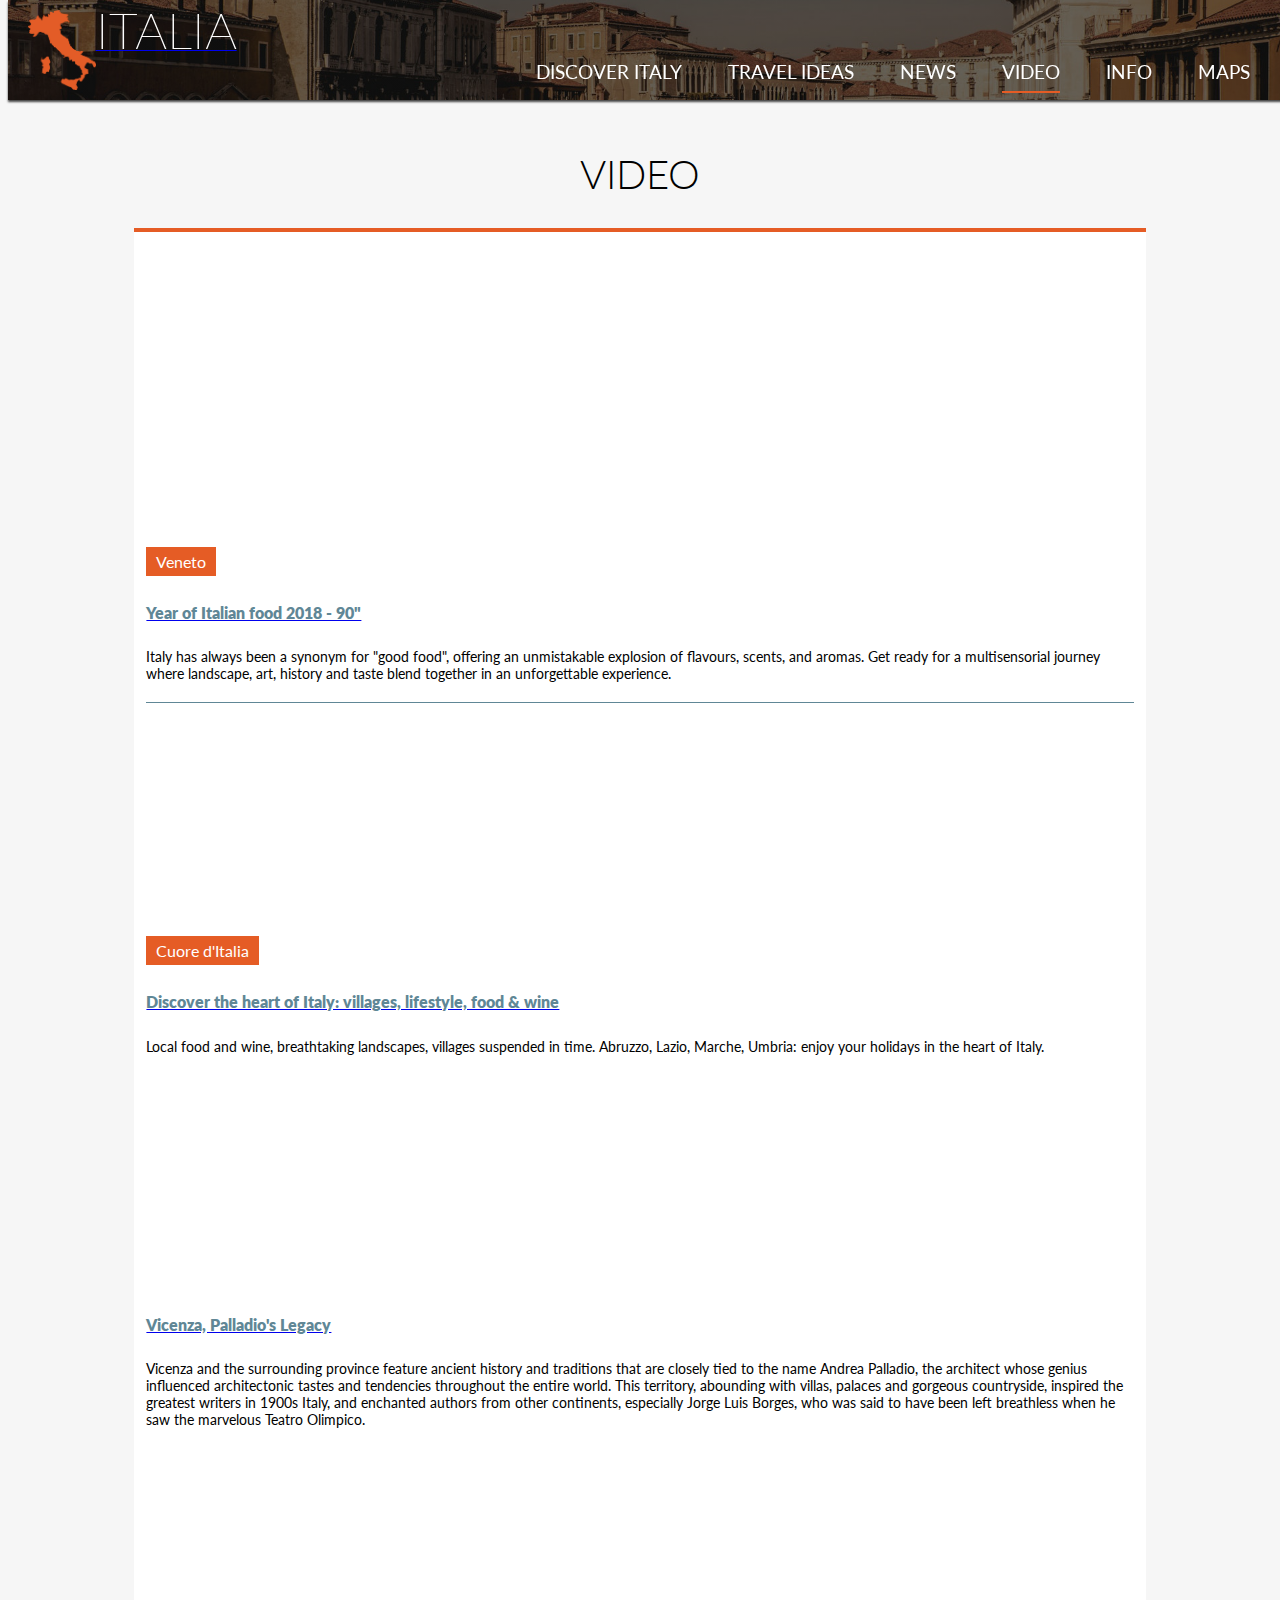
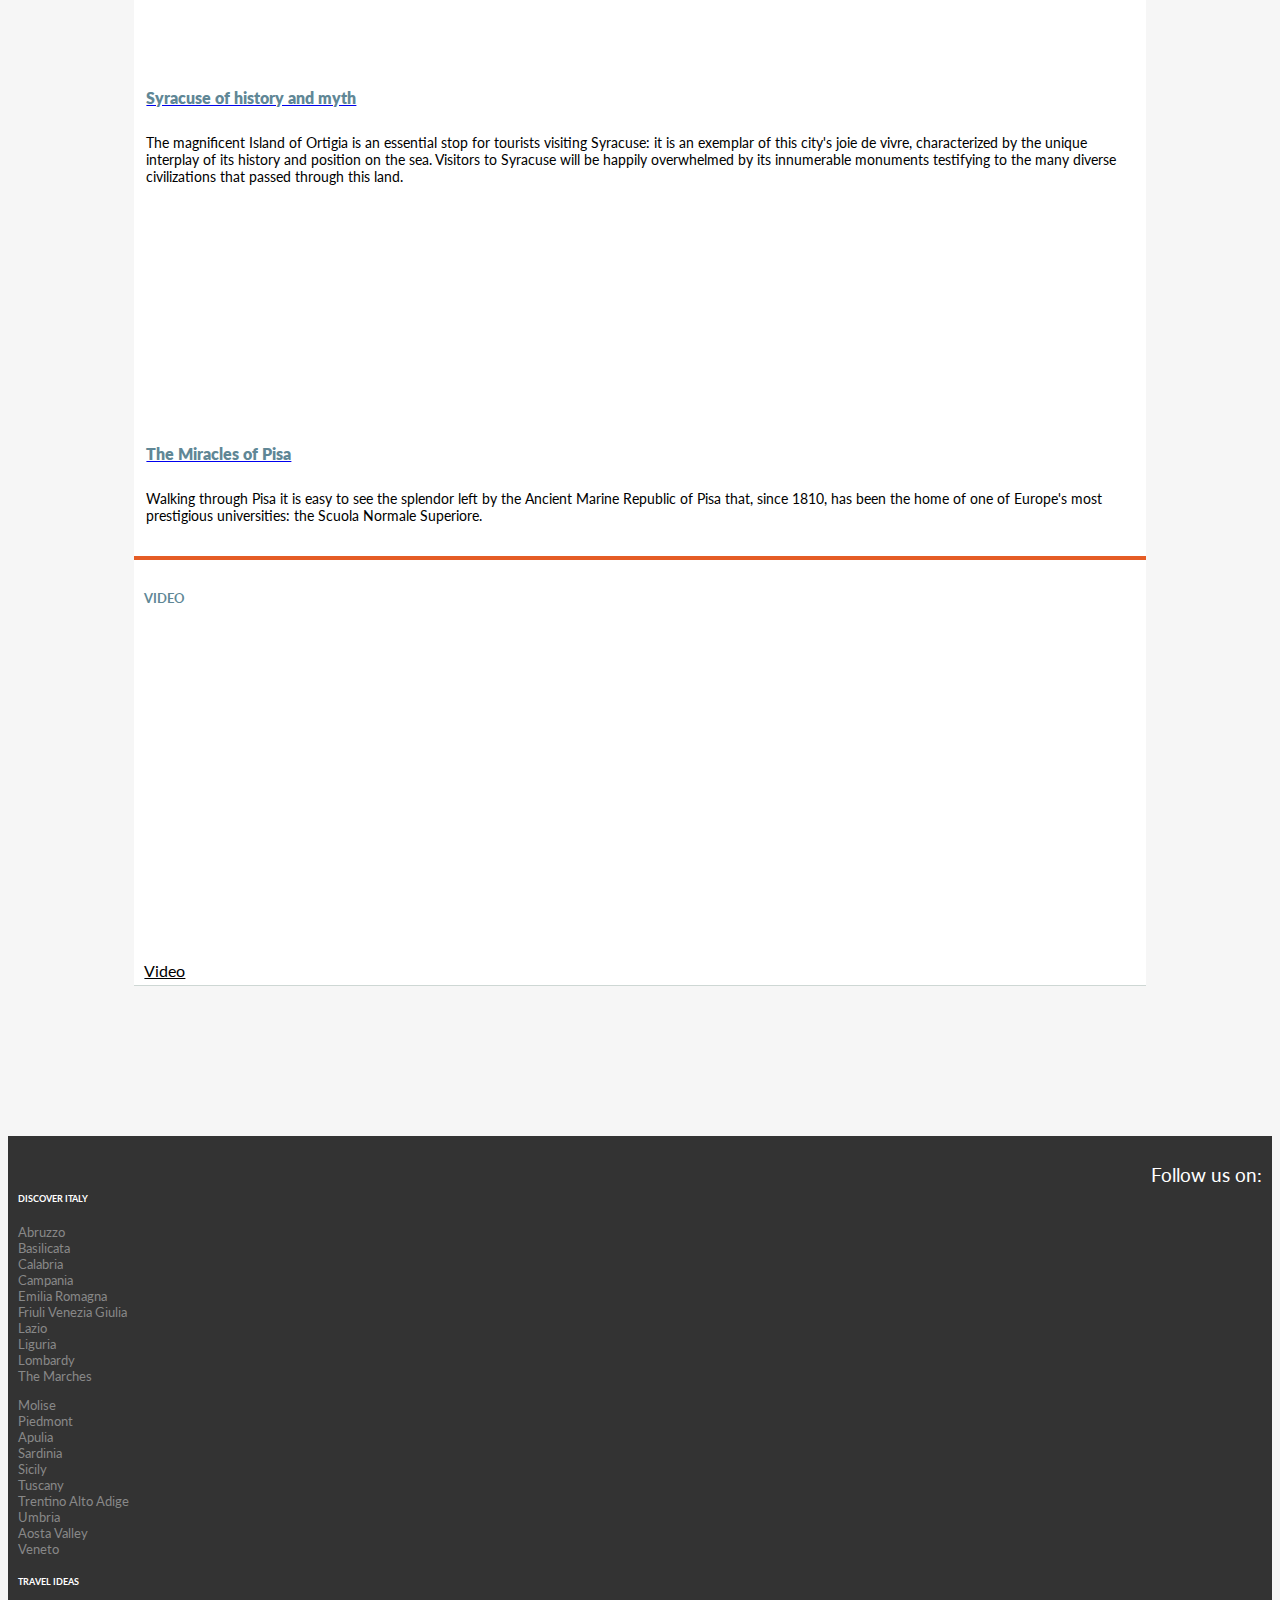
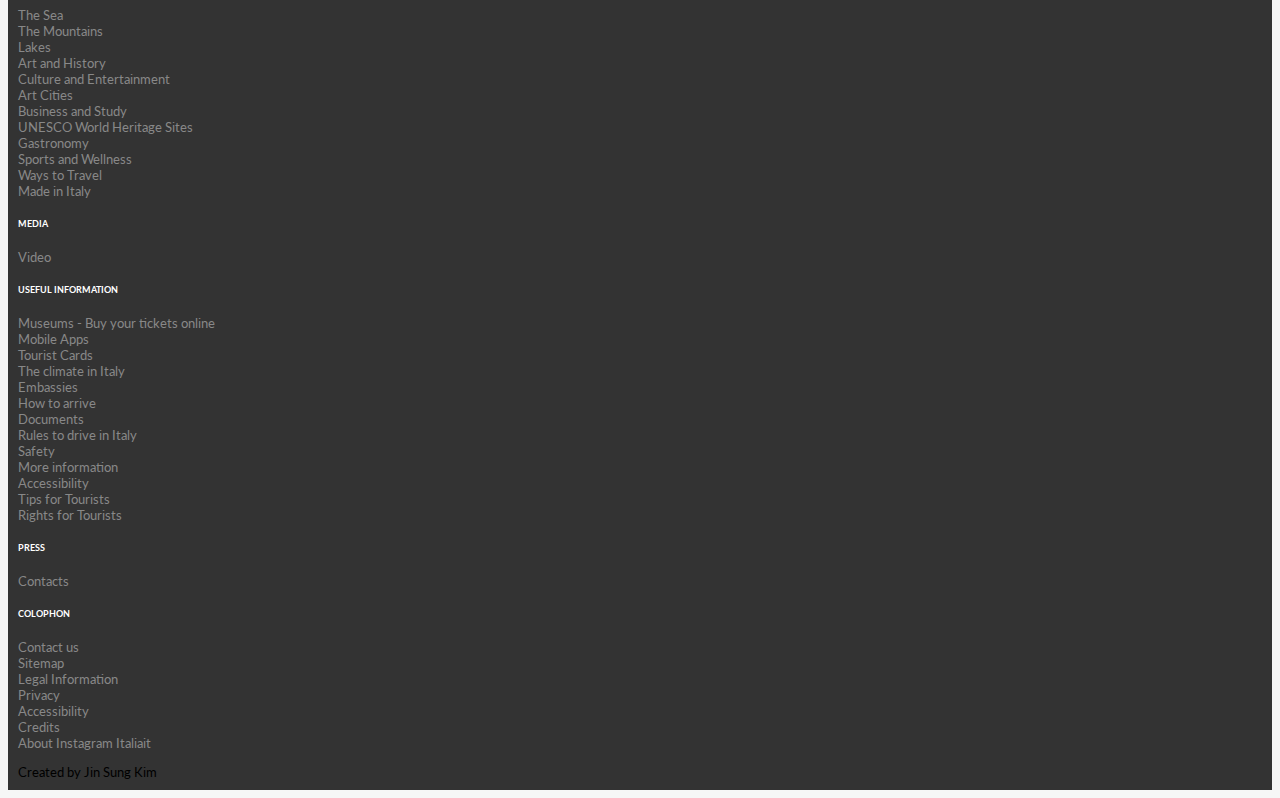
<file: projects/Italy/resources/html/video.html>
<!DOCTYPE html>
<html lang="en">
<head>
    <meta charset="UTF-8">
    <meta name="viewport" content="width=device-width, initial-scale=1.0">
    <meta http-equiv="X-UA-Compatible" content="ie=edge">
    <link rel="stylesheet" href="https://stackpath.bootstrapcdn.com/bootstrap/4.1.3/css/bootstrap.min.css" integrity="sha384-MCw98/SFnGE8fJT3GXwEOngsV7Zt27NXFoaoApmYm81iuXoPkFOJwJ8ERdknLPMO" crossorigin="anonymous">
    <link href="https://fonts.googleapis.com/css?family=Lato:100,300,300i,400" rel="stylesheet">
    <link href="https://code.ionicframework.com/ionicons/2.0.1/css/ionicons.min.css" rel="stylesheet">
    <link rel="stylesheet" href="../css/style.css">
    <link rel="stylesheet" href="../css/queries.css">
    <link rel="icon" href="../images/logo.png">
    <title>Italy</title>
</head>
<body>
    <header>
            <nav class="page">
                <a href="../../index.html" id="logo-section">
                    <img id="home-logo" src="../images/logo.png" alt="logo">
                    <span class="italy-title">ITALIA</span>
                </a>
                <ul class="main-nav js--main-nav">
                    <li><a  href="discover.html">Discover Italy</a></li>
                    <li><a href="ideas.html">Travel Ideas</a></li>
                    <li><a href="news.html">News</a></li>
                    <li><a href="video.html" class="active">Video</a></li>
                    <li><a href="info.html">Info</a></li>
                    <li><a href="maps.html">Maps</a></li>
                </ul>
                <a class="mobile-nav-icon js--nav-icon"><i class="ion-navicon-round"></i></a>
            </nav>
    </header>
    
    <main>
        <section id="video">
                <h2>Video</h2>
                <div class="row d-flex justify-content-around">
                    <div class="col-lg-8 main-content">
    
                        <div class="video-row">
                            <iframe class="main-youtube" src="https://www.youtube.com/embed/PLHgvuYLiIc" frameborder="0" allow="autoplay; encrypted-media" allowfullscreen></iframe>
                            <div class="cont-vid-desc">
                                <div class="cont-vid-desc-title">Veneto</div>
                                <div class="cont-vid-desc-content">
                                    <a href="#"><h5>Year of Italian food 2018 - 90"</h5></a>
                                    <p>Italy has always been a synonym for "good food", offering an unmistakable explosion of flavours, scents, and aromas. Get ready for a multisensorial journey where landscape, art, history and taste blend together in an unforgettable experience.</p>
                                </div>
                            </div>
                        </div>
    
                        <div class="row video">
                            <div class="col-md">
                                <iframe class="sub-youtube" src="https://www.youtube.com/embed/of5DPT2wDHk" frameborder="0" allow="autoplay; encrypted-media" allowfullscreen></iframe>
                                <div class="cont-vid-desc">
                                    <div class="cont-vid-desc-title">Cuore d'Italia</div>
                                    <div class="cont-vid-desc-content">
                                        <a href="#"><h5>Discover the heart of Italy: villages, lifestyle, food & wine</h5></a>
                                        <p>Local food and wine, breathtaking landscapes, villages suspended in time. Abruzzo, Lazio, Marche, Umbria: enjoy your holidays in the heart of Italy.</p>
                                    </div>
                                </div>
                            </div>
                            <div class="col-md">
                                <iframe class="sub-youtube" src="https://www.youtube.com/embed/Oa53WchT5pU" frameborder="0" allow="autoplay; encrypted-media" allowfullscreen></iframe>
                                <div class="cont-vid-desc">
                                    <div class="cont-vid-desc-content">
                                        <a href="#"><h5>Vicenza, Palladio's Legacy</h5></a>
                                        <p>Vicenza and the surrounding province feature ancient history and traditions that are closely tied to the name Andrea Palladio, the architect whose genius influenced architectonic tastes and tendencies throughout the entire world. This territory, abounding with villas, palaces and gorgeous countryside, inspired the greatest writers in 1900s Italy, and enchanted authors from other continents, especially Jorge Luis Borges, who was said to have been left breathless when he saw the marvelous Teatro Olimpico.</p>
                                    </div>
                                </div>
                            </div>
                        </div>
                        <div class="row video">
                            <div class="col-md">
                                <iframe class="sub-youtube" src="https://www.youtube.com/embed/26bSFnUaqKk" frameborder="0" allow="autoplay; encrypted-media" allowfullscreen></iframe>
                                <div class="cont-vid-desc">
                                    <div class="cont-vid-desc-content">
                                        <a href="#"><h5>Syracuse of history and myth</h5></a>
                                        <p>The magnificent Island of Ortigia is an essential stop for tourists visiting Syracuse: it is an exemplar of this city's joie de vivre, characterized by the unique interplay of its history and position on the sea. Visitors to Syracuse will be happily overwhelmed by its innumerable monuments testifying to the many diverse civilizations that passed through this land.</p>
                                    </div>
                                </div>
                            </div>
                            <div class="col-md">
                                <iframe class="sub-youtube" src="https://www.youtube.com/embed//P6cbd9YCIFo" frameborder="0" allow="autoplay; encrypted-media" allowfullscreen></iframe>
                                <div class="cont-vid-desc">
                                    <div class="cont-vid-desc-content">
                                        <a href="#"><h5>The Miracles of Pisa</h5></a>
                                        <p>Walking through Pisa it is easy to see the splendor left by the Ancient Marine Republic of Pisa that, since 1810, has been the home of one of Europe's most prestigious universities: the Scuola Normale Superiore.</p>
                                    </div>
                                </div>
                            </div>
                        </div>

                    </div>
    
                    <div class="col-lg-4">

                        <div class="side-links">
                            <h5>VIDEO</h5>
                            <iframe src="https://www.google.com/maps/embed?pb=!1m18!1m12!1m3!1d6146969.509167459!2d8.225760142769298!3d41.2119640087592!2m3!1f0!2f0!3f0!3m2!1i1024!2i768!4f13.1!3m3!1m2!1s0x12d4fe82448dd203%3A0xe22cf55c24635e6f!2sItaly!5e0!3m2!1sen!2sca!4v1533201590841" class="google-map" frameborder="0" style="border:0"></iframe>
                        </div>

                        <div class="side-links no-b">
                            <ul>
                                <li>
                                    <a href="#">Video<i class="ion-ios-arrow-forward"></i></a>
                                </li>
                            </ul>
                        </div>
                    </div>
                </div>
            </section>
    </main>

    <footer>
            <div class="row d-flex justify-content-center mb-3">
                <span id="follow">Follow us on: </span>
                <ul class="social-links">
                    <li><a href="#"><i class="ion-social-facebook"></i></a></li>
                    <li><a href="#"><i class="ion-social-twitter"></i></a></li>
                    <li><a href="#"><i class="ion-social-googleplus"></i></a></li>
                    <li><a href="#"><i class="ion-social-instagram"></i></a></li>
                </ul>
            </div>
            <div class="row d-flex justify-content-center main-footer">
                <div class="col-4">
                    <h6>DISCOVER ITALY</h6>
                    <div class="row">
                        <div class="col-6">
                            <ul class="footer-nav">
                                <li><a href="#">Abruzzo</a></li>
                                <li><a href="#">Basilicata</a></li>
                                <li><a href="#">Calabria</a></li>
                                <li><a href="#">Campania</a></li>
                                <li><a href="#">Emilia Romagna</a></li>
                                <li><a href="#">Friuli Venezia Giulia</a></li>
                                <li><a href="#">Lazio</a></li>
                                <li><a href="#">Liguria</a></li>
                                <li><a href="#">Lombardy</a></li>
                                <li><a href="#">The Marches</a></li>
                            </ul>
                        </div>
                        <div class="col-6">
                            <ul class="footer-nav">
                                <li><a href="#">Molise</a></li>
                                <li><a href="#">Piedmont</a></li>
                                <li><a href="#">Apulia</a></li>
                                <li><a href="#">Sardinia</a></li>
                                <li><a href="#">Sicily</a></li>
                                <li><a href="#">Tuscany</a></li>
                                <li><a href="#">Trentino Alto Adige</a></li>
                                <li><a href="#">Umbria</a></li>
                                <li><a href="#">Aosta Valley</a></li>
                                <li><a href="#">Veneto</a></li>
                            </ul>
                        </div>
                    </div>
    
                </div>
                <div class="col-2">
                    <h6>TRAVEL IDEAS</h6>
                    <ul class="footer-nav">
                        <li><a href="#">The Sea</a></li>
                        <li><a href="#">The Mountains</a></li>
                        <li><a href="#">Lakes</a></li>
                        <li><a href="#">Art and History</a></li>
                        <li><a href="#">Culture and Entertainment</a></li>
                        <li><a href="#">Art Cities</a></li>
                        <li><a href="#">Business and Study</a></li>
                        <li><a href="#">UNESCO World Heritage Sites</a></li>
                        <li><a href="#">Gastronomy</a></li>
                        <li><a href="#">Sports and Wellness</a></li>
                        <li><a href="#">Ways to Travel</a></li>
                        <li><a href="#">Made in Italy</a></li>
                    </ul>
                </div>
                <div class="col-2">
                    <h6>MEDIA</h6>
                    <ul class="footer-nav">
                        <li><a href="#">Video</a></li>
                    </ul>
                    <h6>USEFUL INFORMATION</h6>
                    <ul class="footer-nav">
                        <li><a href="#">Museums - Buy your tickets online</a></li>
                        <li><a href="#">Mobile Apps</a></li>
                        <li><a href="#">Tourist Cards</a></li>
                        <li><a href="#">The climate in Italy</a></li>
                        <li><a href="#">Embassies</a></li>
                        <li><a href="#">How to arrive</a></li>
                        <li><a href="#">Documents</a></li>
                        <li><a href="#">Rules to drive in Italy</a></li>
                        <li><a href="#">Safety</a></li>
                        <li><a href="#">More information</a></li>
                        <li><a href="#">Accessibility</a></li>
                        <li><a href="#">Tips for Tourists</a></li>
                        <li><a href="#">Rights for Tourists</a></li>
                    </ul>
                </div>
                <div class="col-2">
                    <h6>PRESS</h6>
                    <ul class="footer-nav">
                        <li><a href="#">Contacts</a></li>
                    </ul>
                    <h6>COLOPHON</h6>
                    <ul class="footer-nav">
                        <li><a href="#">Contact us</a></li>
                        <li><a href="#">Sitemap</a></li>
                        <li><a href="#">Legal Information</a></li>
                        <li><a href="#">Privacy</a></li>
                        <li><a href="#">Accessibility</a></li>
                        <li><a href="#">Credits</a></li>
                        <li><a href="#">About Instagram Italiait</a></li>
                    </ul>
                </div>
            </div>
            <div class="row d-flex justify-content-center mb-md-3 text-white">
                Created by Jin Sung Kim
            </div>
        </footer>
        
    <script src="https://ajax.googleapis.com/ajax/libs/jquery/3.3.1/jquery.min.js"></script>
    <script src="../js/script.js"></script>
</body>
</html>
</file>
<file: projects/Craigslist/css/custom.css>
body {
  margin: 0;
}

#page {
  overflow: auto;
  height: 100vh;
}

#main {
  margin-left: 280px;
}

/* sidebar */
#craigslist {
  color: white;
  text-decoration: none;
}

#side-title {
  font-family: 'Merriweather', serif;
  height: 200px;
  margin: 0 auto;
  padding: 45px 0 10px 0;
  background-color: rgb(120, 0, 160);
}

.navbar {
  display: none;
}

#sidebar {
  background-color: rgb(245, 245, 245);
  height: 100%;
  width: 280px;
  position: fixed;
}

.side-btn {
  width: 100%;
  margin: 10px 0;
}

#side-logo {
  display: block;
  width: 40px;
  height: 40px;
  margin: 25px auto;
}

#side-content {
  position: absolute;
  top: 200px;
  bottom: 0;
  color: rgb(120, 0, 160);
  overflow-y: scroll;
  padding-bottom: 3rem;
}

#post {
  margin-top: 3rem;
}

#side-content input {
  width: 70%;
}

#side-content .btn {
  background-color: rgb(120, 0, 160);
  color: white;
}

#side-content .btn:hover {
  background-color: rgb(150, 0, 200);
}

.list-group-item {
  border: none;
}
/* /sidebar */

/* search */
#search-bg {
  background-image: url("../img/bg.jpg");
  background-size: cover;
  background-position: center;
  height: 200px;
  width: 100%;
}

#search-region {
  position: relative;
  top: 70px;
  width: 250px;
  margin-left: auto;
  margin-right: auto;
}

#search-label {
  float: left;
  margin: 0;
  text-shadow: 2px 2px rgb(75, 75, 75);
}

#dropdown-button {
  float: right;
}

#search-dropdown {
  background-color: rgba(255, 255, 255, 0);
  border: none;
  outline: none;
}

#search-dropdown img{
  position: relative;
  top: 5px;
  width: 17px;
  height: 12px;
}

#search-dropdown img:hover{
  cursor: pointer;
}

#search-dropdown-menu {
  max-height: 300px;
  overflow-y: scroll;
}

#search .input-group {
  position: relative;
  top: 90px;
}

#site-search {
  width: 80%;
  max-width: 1000px;
  height: 40px;
  border: 2px solid rgb(120, 0, 160);
  background-image: url("../img/search-icon1.png");
  border-radius: 5px 0 0 5px;
  outline: none;

  background-size: 20px;
  background-position: 10px 10px;
  background-repeat: no-repeat;
  padding-left: 40px;
}

#site-search:focus {
  border: 3px solid rgb(150, 0, 200);
  background-image: url("../img/search-icon.png");
    background-position: 9px 9px;
}

#search-btn {
  height: 40px;
  width: 10%;
  min-width: 80px;
  max-width: 100px;
  background-color: rgb(120, 0, 160);
  border-radius: 0 5px 5px 0;
  color: white;
}

#search-btn:hover {
  background-color: rgb(150, 0, 200);
}

.dropdown-menu {
  border-color: rgb(120, 0, 160);
}

.dropdown-item {
  color: rgb(120, 0, 160);
}
/* /search */

/* content */
#content {
  margin: 3rem;
}

.card {
  border: none;
  min-width: 180px;
  display: block;
}

.card-body {
  background-color: rgb(245, 245, 245);
  border-radius: 5px;
}

.card-title{
  color: rgb(120, 0, 160);
}

ul {
  padding-left: 0;
}

li {
  list-style-type: none;
}

.card a {
  color: black;
}

.card a:hover {
  text-decoration: none;
  color: rgb(120, 0, 160);
}

/* /content */

/* footer */
#footer {
  margin: 0;
  height: 50px;
  background-color: rgb(245, 245, 245);
}



.cont {
  margin-top: 15px;
}

a {
  color: black;
}

a:hover {
  text-decoration: none;
  color: black;
}
/* /footer */
</file>
<file: projects/Craigslist/css/queries.css>
/* Small tablet to big tablet: from 768px to 1023px */
@media only screen and (max-width: 992px) {

    
    #main {
        margin-left: 0;
    }

    #sidebar {
        width: 100%;
        height: 50px;
        position: fixed;
        z-index: 999;
    }

    .navbar {
        display: block;
        position: absolute;
        top: 0;
        z-index: 9999;
        background-color: rgb(120, 0, 160);
        margin: 0;
        padding-bottom: 6px;
        border-radius: 5px;
    }

    #side-title {
        height: 50px;
    }

    #side-logo {
        display: none;
    }

    #craigslist {
        margin: 0;
        position: relative;
        top: -50px;
        font-size: 80%;
    }

    #side-content {
        display: none;
    }

    #content {
        margin: 3%;
    }

    #search-bg {
        height: 150px;
        position: absolute;
        top: 50px;
        z-index: 9;
    }

    #search-region {
        top: 30px;
    }

    #search .input-group {
        position: relative;
        top: 50px;
    }

    #content {
        margin-top: 250px;
    }

    #footer div {
        display: none;
    }

}

/* Small phones to small tablets: from 481px to 767px */
@media only screen and (max-width: 768px) {
    #search-region {
        display: none;
    }

    #search-bg {
        height: 90px;
    }

    #search .input-group {
        position: relative;
        top: 25px;
    }

    #site-search {
        width: 70%;
    }

    #content {
        margin-top: 180px;
    }

}
</file>
<file: projects/Odd or Even/css/style.css>
/* 
------------------------------ GENERAL-----------------------------------
*/

body {
    background-image: -webkit-gradient(linear, left top, left bottom, from(rgba(44, 62, 80, 0.7)), to(rgba(44, 62, 80, 0.7))), url("../images/background.jpeg");
    background-image: linear-gradient(rgba(44, 62, 80, 0.7), rgba(44, 62, 80, 0.7)), url("../images/background.jpeg");
    background-position: center;
    background-attachment: fixed;
    background-size: cover;
    height: 100vh;
    font-family: 'Lato', sans-serif;
    font-size: 20px;
}

header {
    margin-bottom: 15vh;
}

/* 
------------------------------ HEADER-----------------------------------
*/

.navbar {
    padding: 0;
    width: 100%;
    background-color: #141c24;
}

.navbar-brand {
    padding: 0;
}

.navbar a {
    font-size: 180%;
    position: absolute;
    left: 60px;
    color: #ecf0f5;
}

/* 
------------------------------ RULES -----------------------------------
*/
#rules {
    margin-left: 10%;
    margin-bottom: 0;
}

#rules .card,
#rules .cardbody {
    width: 88.9%;
    border: none;
    border-radius: 0;
}

#rules button {
    margin: 0;
    height: 40px;
    background-color: #56799d;
    font-weight: 300;
    font-size: 120%;
    border-radius: 5px 5px 0 0;
}

#rules p {
    margin: 0;
}
/* 
------------------------------ GAME -----------------------------------
*/

#game {
    width: 80%;
    background-color: #f7f9fb;
    margin: auto;
    padding: 10px 5% 0 5%;
    margin-bottom: 15vh;
    margin-top: 0;
}

#top {
    display: inline-block;
}

#player-section {
    margin-top: 20px;
}

.player-name {
    text-transform: uppercase;
    font-size: 300%;
    font-weight: 300;
}

.winner {
    background-color: #2ecc71;
    color: #fff;
}

.draw {
    background-color: #f1c40f;
    color: #fff;
}

.scoreboard {
    font-size: 130%;
}

.player-point {
    font-size: 150%;
}

/* 
------------------------------ DICE -----------------------------------
*/

#dice-section {
    padding: 0 5% 50px 5%;
    text-align: center;
    background-color: #ecf0f5;
    width: 100%;
    -webkit-box-shadow: 0 2px 2px #e9e9e9;
            box-shadow: 0 2px 2px #e9e9e9;
    border-radius: 5px;
}

.dice {
    width: 150px;
}

.animate {
    -webkit-transform: scale(1.1);
            transform: scale(1.1);
    -webkit-transition: -webkit-transform 0.1s;
    transition: -webkit-transform 0.1s;
    transition: transform 0.1s;
    transition: transform 0.1s, -webkit-transform 0.1s;
}

.animate-over {
    -webkit-transform: scale(1);
            transform: scale(1);
    -webkit-transition: -webkit-transform 0.1s;
    transition: -webkit-transform 0.1s;
    transition: transform 0.1s;
    transition: transform 0.1s, -webkit-transform 0.1s;
}

#dice-sum {
    display: block;
    font-size: 200%;
    font-weight: bold;
    background-color: #56799d;
    width: 200px;
    margin-left: auto;
    margin-right: auto;
    position: relative;
    top: -30px;
    border-radius: 5px;
}

#sum {
    color: #fff;
    margin: 0;
    padding: 0;
    font-weight: 300;
}

#odd-or-even {
    font-size: 140%;
    display: block;
    margin-top: 10px;
}
/* 
------------------------------ BUTTON -----------------------------------
*/

button {
    display: block;
    margin: 10px auto;
    border: none;
    color: #fff;
    cursor: pointer;
    border-radius: 5px;
}

button:focus {outline:0;}

#btn-new {
    background-color: #56799d;
    width: 170px;
    height: 50px;
    font-size: 140%;
    font-weight: 300;
}

#btn-new:hover,
#rules button:hover {
    background-color: #7e9bb8;
}

.player-btn button {
    display: inline-block;
    width: 100px;
    height: 40px;
    margin-bottom: 50px;
    background-color: #698aac;
}

.player-btn button:hover {
    background-color: #7e9bb8;
}

.selected {
    border: 3px solid #020303;
}

.roll-disabled {
    font-size: 180%;
    width: 170px;
    height: 80px;
    margin-bottom: 0;
    position: relative;
    top: -50px;
    cursor: default;
    background-color: #6b6b6b;
}

.roll-enabled {
    font-size: 180%;
    width: 170px;
    height: 80px;
    margin-bottom: 0;
    position: relative;
    top: -50px;
    background-color: #020303;
}

.roll-enabled:hover {
    font-size: 200%;
    background-color: #1a252f;
}
</file>
<file: projects/Odd or Even/css/queries.css>
/* Small tablet to big tablet: from 768px to 1023px */
@media only screen and (max-width: 1023px) {
    body {
        font-size: 20px;
    }

    header {
        margin-bottom: 5vh;
    }

    #game {
        padding: 10px 2% 0 2%;
        width: 90%;
        margin-bottom: 5vh;
    }

    .player-name {
        font-size: 200%;
    }

    .scoreboard {
        font-size: 100%;
    }

    .player-point {
        font-size: 130%;
    }

    .dice {
        width: 25%;
    }

    .dice.animate {
        -webkit-transform: scale(1.1);
                transform: scale(1.1);
        -webkit-transition: -webkit-transform 0.1s;
        transition: -webkit-transform 0.1s;
        transition: transform 0.1s;
        transition: transform 0.1s, -webkit-transform 0.1s;
    }
    
    .dice.animate-over {
        -webkit-transform: scale(1);
                transform: scale(1);
        -webkit-transition: -webkit-transform 0.1s;
        transition: -webkit-transform 0.1s;
        transition: transform 0.1s;
        transition: transform 0.1s, -webkit-transform 0.1s;
    }

    #dice-sum {
        width: 130px;
        font-size: 180%;
    }

    #btn-new {
        width: 150px;
        height: 50px;
    }

    .player-btn button {
        display: inline-block;
        width: 30%;
        min-width: 50px;
        height: 40px;
        font-size: 90%;
    }

    .roll-disabled {
        width: 150px;
        height: 70px;
    }
    
    .roll-enabled {
        width: 150px;
        height: 70px;
    }
    
}

/* Small phones to small tablets: from 481px to 767px */
@media only screen and (max-width: 767px) {
    body {
        font-size: 15px;
    }

    #btn-new {
        width: 120px;
        height: 30px;
    }

    #dice-sum {
        width: 100px;
    }

    .player-btn button {
        height: 30px;
    }

    .roll-disabled {
        width: 140px;
        height: 50px;
    }
    
    .roll-enabled {
        width: 140px;
        height: 50px;
    }

}
</file>
<file: projects/Italy/resources/css/style.css>
/*********************************************************************** 
                            COLOR:
                            #ced7d4 - silver
                            #fcbe71 - cantaloupe
                            #e55c25 - rust
                            #608796 - labradorite
 ***********************************************************************/

/*********************************************************************** 
                            GENERAL
 ***********************************************************************/
body {
    font-family: 'Lato', 'Arial', sans-serif;
    background-color: #f6f6f6;
}

main {
    margin-top: 150px;
    max-width: 1300px;
    margin-left: auto;
    margin-right: auto;
}

section {
    margin-top: 50px;
    width: 80%;
    max-width: 1300px;
    margin-left: auto;
    margin-right: auto;
}

.row {
    margin-left: auto;
    margin-right: auto;
    max-width: 1400px;
}


h1,
h2,
h3 {
    font-weight: 300;
    text-transform: uppercase;
}

h1 {
    margin-top: 0;
    margin-bottom: 20px;
    color: #fff;
    font-size: 280%;
    word-spacing: 4px;
    letter-spacing: 1px;
}

h2 {
    margin-bottom: 30px;
    text-align: center;
    font-size: 250%;
    word-spacing: 4px;
}

.pic-desc {
    position: absolute;
    top: 230px;
    width: 1000px;
}

.pic-desc-title {
    background-color: #e55c25;
    font-size: 120%;
    color: #fff;
    padding: 5px;
    width: -webkit-fit-content;
    width: -moz-fit-content;
    width: fit-content;
    border-radius: 0 5px 0 0;
    padding: 5px 10px;
}

.pic-desc-content {
    width: 40%;
    background-color: #fff;
    height: 80px;
    border-radius: 0 5px 0 0;
    padding: 10px 10px 0 10px;
}

.pic-desc-content h5 {
    color: #608796;
}

.main-content {
    border-top: 4px solid #e55c25;
    background-color: #fff;
    padding: 12px;
    height: -webkit-fit-content;
    height: -moz-fit-content;
    height: fit-content;
}

.side-links {
    border-top: 4px solid #e55c25;
    padding-top: 8px;
    background-color: #fff;
}

.side-links h5 {
    padding-left: 10px;
    color: #608796;
}

.side-links ul {
    padding-left: 0;
}

.side-links li {
    display: block;
    border-bottom: 1px solid #ced7d4
}

.side-links a {
    display: block;
    color: #000;
    padding: 5px 10px;
}

.side-links a:hover {
    text-decoration: none;
    background-color: #ced7d4;
}

.side-links i {
    float: right;
    color: #608796;
}

.rest-image {
    margin-bottom: -30px;
}

.first-image img {
    width: 100%;
}

.rest-image img {
    width: 100%;
    height: 200px;
    margin-top: 10px;
}

.cont-pic-desc {
    position: relative;
    top: -50px;
}

.cont-pic-desc-title {
    background-color: #e55c25;
    font-size: 100%;
    color: #fff;
    padding: 5px;
    width: -webkit-fit-content;
    width: -moz-fit-content;
    width: fit-content;
    border-radius: 5px 5px 0 0;
    padding: 5px 10px;
}

.cont-pic-desc-content {
    width: 100%;
    background-color: #fff;
    padding: 10px;
}

.cont-pic-desc-content h5 {
    color: #608796;
    font-size: 100%;
    font-weight: 800;
}

.cont-pic-desc-content p {
    font-size: 90%;
    margin-bottom: 0;
}

.rest-image.small {
    margin-bottom: 15px;
    padding-left: 10px;
}

.small img {
    width: 200px;
    height: 150px;
    margin-top: -8px;
}

.small .cont-pic-desc {
    position: static;
    display: inline-block;
    margin-left: 10px;
}

.small .cont-pic-desc-title {
    background-color: #e55c25;
    font-size: 120%;
    color: #fff;
    padding: 5px;
    width: -webkit-fit-content;
    width: -moz-fit-content;
    width: fit-content;
    border-radius: 5px;
    padding: 5px 10px;
}

.small .cont-pic-desc-content {
    width: 100%;
    background-color: #fff;
}

.small .cont-pic-desc-content h5 {
    color: #608796;
    font-size: 120%;
    font-weight: 800;
}

.small .cont-pic-desc-content p {
    font-size: 100%;
}

.google-map {
    width: 100%;
    height: 300px;
}

.side-links.no-b {
    border: none;
}
/*********************************************************************** 
                            nav
 ***********************************************************************/

.background-video {
    background-color: rgba(0, 0, 0, 0.7);
}

nav {
    width: 100%;
    height: 100px;
    position: fixed;
    top: 0;
    z-index: 9999;
    background-color: #fff;
    background-image: -webkit-gradient(linear, left top, left bottom, from(rgba(0, 0, 0, 0.6)), to(rgba(0, 0, 0, 0.6))), url(../images/nav-background.jpg);
    background-image: linear-gradient(rgba(0, 0, 0, 0.6), rgba(0, 0, 0, 0.6)), url(../images/nav-background.jpg);
    background-size: cover;
    background-position: center;
    -webkit-box-shadow: 0 2px 2px rgb(68, 68, 68);
            box-shadow: 0 2px 2px rgb(68, 68, 68);
}

#home-logo {
    height: 80px;
    width: auto;
    margin-left: 20px;
    margin-top: 10px;
    float: left;
}
.italy-title {
    color: #fff;
    font-size: 50px;
    font-weight: 200;
}

nav a:hover {
    text-decoration: none;
}

.main-nav {
    list-style: none;
    margin-top: 55px;
    margin-right: 3%;
    font-size: 150%;
    float: right;
}

.main-nav li {
    display: inline-block;
    margin-left: 40px;
}

.main-nav li a {
    padding: 8px 0;
    color: #fff;
    text-decoration: none;
    font-size: 80%;
    border-bottom: 2px solid transparent;
    -webkit-transition: border-bottom 0.2s;
    transition: border-bottom 0.2s;
    text-transform: uppercase;
}

.main-nav li .active {
    border-bottom: 2px solid #e55c25;
}

.main-nav li a:hover {
    border-bottom: 2px solid #e55c25;
}

.mobile-nav-icon {
    margin-top: 20px;
    margin-right: 20px;
    cursor: pointer;
    display: none;
}

.mobile-nav-icon i {
    font-size: 200%;
    color: #e55c25;
}

 /*********************************************************************** 
                            DISCOVER ITALY
 ***********************************************************************/
#discover-italy {
    
}

/*********************************************************************** 
                        NEWS
***********************************************************************/

#news .main-content {
    padding: 0;
}

.first-news,
.rest-news {
    padding: 10px;
    border: 2px solid transparent;
}

.first-news img {
    width: 50%;
}

.rest-news img {
    width: 170px;
}

.news-pic-desc {
    display: inline-block;
    width: 40%;
    margin-left: 5%;
}

.first-news:hover,
.rest-news:hover {
    border-color: rgba(146, 146, 146, 0.6);
}

.news-pic-desc h5 {
    color: #e55c25;
}

.news-pic-desc a:hover {
    text-decoration: none;
}

.news-date {
    color: #838383;
}




/*********************************************************************** 
                            VIDEO
***********************************************************************/
.main-youtube {
    width: 100%;
    height: 300px;
}

.sub-youtube {
    width: 100%;
    height: 200px;
    margin-top: 10px
}

#video .video-row {
    border-bottom: 1px solid #608796;
    margin: 0 0 20px 0;
}

.cont-vid-desc {
    margin-bottom: 20px;
}

.cont-vid-desc-title {
    background-color: #e55c25;
    font-size: 100%;
    color: #fff;
    padding: 5px;
    width: -webkit-fit-content;
    width: -moz-fit-content;
    width: fit-content;
    padding: 5px 10px;
}

.cont-vid-desc-content {
    width: 100%;
    background-color: #fff;
    margin-top: 5px;
}

.cont-vid-desc-content h5 {
    color: #608796;
    font-size: 100%;
    font-weight: 800;
}

.cont-vid-desc-content p {
    font-size: 90%;
    margin-bottom: 0;
}
/*********************************************************************** 
                        INFO
***********************************************************************/
#info .first-image {
    margin-bottom: 15px;
}

 /*********************************************************************** 
                            MAP
 ***********************************************************************/
#map {
    height: 800px;
    border-top: 4px solid #e55c25;
}

 /*********************************************************************** 
                            FOOTER
 ***********************************************************************/
 footer .row {
    max-width: 1400px;
    margin-bottom: 0;
}

 footer {
    background-color: #333;
    padding: 10px;
    font-size: 80%;
    margin-top: 150px;
}

footer h6 {
    color: #fff;
}

.footer-nav {
    list-style: none;
    padding: 0;
}

.social-links {
    list-style: none;;
}

#follow {
    font-size: 150%;
    color: #fff;
    float: right;
    position: relative;
    top: 5px;
}

.social-links li {
    display: inline-block;
    margin: 0 10px;
}

.footer-nav li {
    display: block;
    margin-right: 20px;
}
 

.footer-nav li a,
.social-links li a {
    text-decoration: none;
    border: 0;
    color: #888;
    -webkit-transition: color 0.2s;
    transition: color 0.2s;
}

.footer-nav li a:hover {
    color: #ddd;
}

.social-links li a {
    font-size: 200%;
}

.ion-social-facebook,
.ion-social-twitter,
.ion-social-googleplus,
.ion-social-instagram {
    -webkit-transition: color 0.2s;
    transition: color 0.2s;
}

.ion-social-facebook:hover {
    color: #3b5998;
}
.ion-social-twitter:hover {
    color: #00aced;
}
.ion-social-googleplus:hover {
    color: #dd4b39
}
.ion-social-instagram:hover {
    color: #517fa4;
}

footer p {
    color: #888;
    text-align: center;
    font-size: 90%;
    margin-top: 20px;
}
</file>
<file: projects/Italy/resources/css/queries.css>
/* Big tablet to 1200px (widths smaller than the 1140px row) */
@media only screen and (max-width: 1200px) {

/*********************************************************************** 
                            FRONT
 ***********************************************************************/
    body {
        overflow-x: hidden;
    }

    #home-logo {
        height: 60px;
        width: auto;
        margin-left: 20px;
        margin-top: 10px;
        float: left;
    }
    
    .italy-title {
        color: #fff;
        font-size: 40px;
        font-weight: 200;
    }

    .main-nav li a {
        padding: 8px 0;
        font-size: 70%;
        border-bottom: 2px solid transparent;
    }

    h1 {
        font-size: 220%;
    }
    
    h2 {
        font-size: 170%;
    }

    .home-side {
        margin-bottom: 50px;
    }
/*********************************************************************** 
                        SIDE LINKS
***********************************************************************/
    .side-links {
        border-top: 4px solid #e55c25;
        padding-top: 8px;
        background-color: #fff;
    }

    .side-links h5 {
        font-size: 100%;
    }

    .side-links a {
        font-size: 90%;
    }

/*********************************************************************** 
                        IMAGES
***********************************************************************/

    .pic-desc-content {
        background-color: #fff;
        height: 60px;
        border-radius: 0  5px 5px 5px;
        padding: 1% 2%;
    }

    .pic-desc-title {
        font-size: 100%;
        padding: 1% 2%;
    }

    .pic-desc-content h5 {
        font-size: 110%;
    }
    
    .slide-pic-desc {
        font-size: 70%;
    }    
    
    .cont-pic-desc-title {
        font-size: 90%;
        padding: 1% 2%;
    }
    
    .cont-pic-desc-content h5 {
        font-size: 90%;
    }
 /*********************************************************************** 
                            DISCOVER ITALY
 ***********************************************************************/

    .home-discover-img img {
        height: 140px;
    }

/*********************************************************************** 
                        HOME-NEWS
***********************************************************************/

    .home-news-content h5 {
        font-size: 100%;
        color: #608796;
    }

    .home-news-content p {
        font-size: 90%;
    }

     /*********************************************************************** 
                                DISCOVER
    ***********************************************************************/
    .main-content {
        height: -webkit-fit-content;
        height: -moz-fit-content;
        height: fit-content;
    }

     /*********************************************************************** 
                            NEWS
    ***********************************************************************/
    
    .news-pic-desc h5 {
        font-size: 110%;
    }
    .news-pic-desc p {
        font-size: 90%;;
    }

    .news-date {
        font-size: 90%;
    }

    /*********************************************************************** 
                            MAPS
    ***********************************************************************/
    #map {
        height: 600px;
    }
    
     /*********************************************************************** 
                            FOOTER
    ***********************************************************************/

    footer {
        font-size: 70%;
    }

}

/* Small tablet to big tablet: from 768px to 1023px */
@media only screen and (max-width: 992px) {
    /*********************************************************************** 
                            NAV
    ***********************************************************************/
    nav {
        height: 80px;
    }

    #home-logo {
        height: 60px;
        width: auto;
        margin-left: 20px;
        margin-top: 10px;
        float: left;
    }

    .italy-title {
        display: none;
    }

    .main-nav {
        margin-top: 35px;
    }

    .main-nav li {
        margin-left: 30px;
    }

    .main-nav li a {
        font-size: 67%;
    }

    
     /*********************************************************************** 
                            HOME-SIDE
    ***********************************************************************/
    .home-side {
        width: 60%;
        min-width: 350px;
        margin-left: auto;
        margin-right: auto;
    }

    #home .side-links {
        width: 90%;
    }

    #home .side-content {
        width: 80%;
    }

    

     /*********************************************************************** 
                            SIDE LINKS
    ***********************************************************************/
    .side-links-queries {
        display: -webkit-box;
        display: -ms-flexbox;
        display: flex;
        -webkit-box-orient: horizontal;
        -webkit-box-direction: normal;
            -ms-flex-direction: row;
                flex-direction: row;
        -webkit-box-pack: justify;
            -ms-flex-pack: justify;
                justify-content: space-between;
        padding: 0;
    }

    .side-links {
        margin-top: 20px;
        display: inline-block;
        height: -webkit-fit-content;
        height: -moz-fit-content;
        height: fit-content;
        width: 24%;
    }
    
    .side-links h5 {
        padding-left: 10px;
        color: #608796;
    }
    
    .side-links ul {
        padding-left: 0;
        margin-bottom: 0;
    }
    
    .side-links li {
        display: block;
        border-bottom: 1px solid #ced7d4
    }
    
    .side-links a {
        display: block;
        color: #000;
        padding: 5px 10px;
    }
    
    .side-links a:hover {
        text-decoration: none;
        background-color: #ced7d4;
    }
    
    .side-links i {
        float: right;
        color: #608796;
    }

    .side-links.no-b {
        padding: 0;
    }

     /*********************************************************************** 
                                NEWS
    ***********************************************************************/
    #news .side-links {
        width: 100%;
        margin-left: auto;
        margin-right: auto;
        height: initial;
    }

    #news .rest-image {
        margin-left: auto;
        margin-right: auto;
        max-width: 380px;
    }
    
     /*********************************************************************** 
                                VIDEO
    ***********************************************************************/
    #video .side-links {
        width: 100%;
        height: initial;
    }

    /*********************************************************************** 
                                INFO
    ***********************************************************************/
    #info .side-links-queries {
        display: block;
    }

    #info .side-links {
        width: 100%;
        height: initial;
    }
}

/* Small phones to small tablets: from 481px to 767px */
@media only screen and (max-width: 768px) {
    main {
        margin-top: 120px;
    }

    .home-main {
        margin-top: -120px;
    }

    /*********************************************************************** 
                            NAV
    ***********************************************************************/
    .page nav {
        position: initial;
    }

    .main-nav {
        display: none;
        margin: 0;
    }

    .page .js--main-nav {
        padding-left: 0;
        padding-top: 0;
        background-color: rgba(0, 0, 0, 0.6);
        margin: 10px 0;
    }

    ul.main-nav {
        position: absolute;
        top: 60px;
        right: 20px;
    }
    
    .page .main-nav li {
        display: inline-block;
        height: 10px;
        margin-left: 40px;
    }
    
    .page .main-nav li a {
        padding: 8px 0;
        color: #fff;
        text-decoration: none;
        font-size: 60%;
        border: none;
        padding-bottom: 2px;
    }
    
    .page .main-nav li .active,
    .page .main-nav li a:hover {
        border-bottom: none;
    }

    .mobile-nav-icon {
        display: inline-block;
        position: absolute;
        right: 0;
    }

    /*********************************************************************** 
                            FRONT
    ***********************************************************************/

    .italy-title {
        display: none;
    }

    .main-nav li {
        margin-left: 30px;
    }

    .main-nav li a {
        font-size: 55%;
    }

    #italy-intro {
        margin-top: 30vh;
    }
    
    .quote {
        display: block;
        margin-top: 10px;
    }

    h1 {
        font-size: 200%;
    }

    .home-discover-img {
        max-width: 300px;
        margin-left: auto;
        margin-right: auto;
    }

    /*********************************************************************** 
                            SIDE LINKS
    ***********************************************************************/
    .side-links-queries {
        display: block;
    }

    .side-links {
        width: 100%;
        height: initial;
    }

    .small img {
        display: block;
        margin-left: auto;
        margin-right: auto;
    }

    /*********************************************************************** 
                           IMAGES
    ***********************************************************************/

    #home .pic-desc {
        position: relative;
        top: -70px;
    }

    #home .pic-desc-content {
        background-color: #fff;
        height: 50px;
        border-radius: 0  5px 5px 5px;
        padding: 1% 2%;
    }

    #home .pic-desc-title {
        font-size: 90%;
        padding: 1% 2%;
    }

    #home .pic-desc-content h5 {
        font-size: 90%;
    }
    #home .pic-desc-content p {
        font-size: 80%;
    }
    

    .rest-image {
        padding: 0;
    }

    .small .cont-pic-desc {
        position: initial;
        width: 100%;
        margin: 10px auto;
    }
    
    .small .cont-pic-desc-title {
        font-size: 100%;
        color: #fff;
        padding: 5px;
        margin-left: auto;
        margin-right: auto;
    }

    .small .cont-pic-desc-content h5,
    .small .cont-pic-desc-content p {
        text-align: center;
    }

    /*********************************************************************** 
                                NEWS
    ***********************************************************************/

    .first-news img,
    .rest-news img {
        width: 100%;
    }
    
    .news-pic-desc {
        display: block;
        width: 100%;
        margin: 0;
    }
    

    /*********************************************************************** 
                                MAP
    ***********************************************************************/
    #map {
        height: 65vh;
    }

    /*********************************************************************** 
                                FOOTER
    ***********************************************************************/
    footer {
        padding: 15px 0;
    }

    #follow {
        font-size: 130%;
    }

    .social-links li {
        display: inline-block;
        margin: 0 10px;
    }

    .footer-nav li {
        display: none;
        margin-right: 20px;
    }

    .main-footer,
    .main-footer h6,
    .main-footer .col-4,
    .main-footer .col-2 {
        display: none;
    }
    
}
</file>
